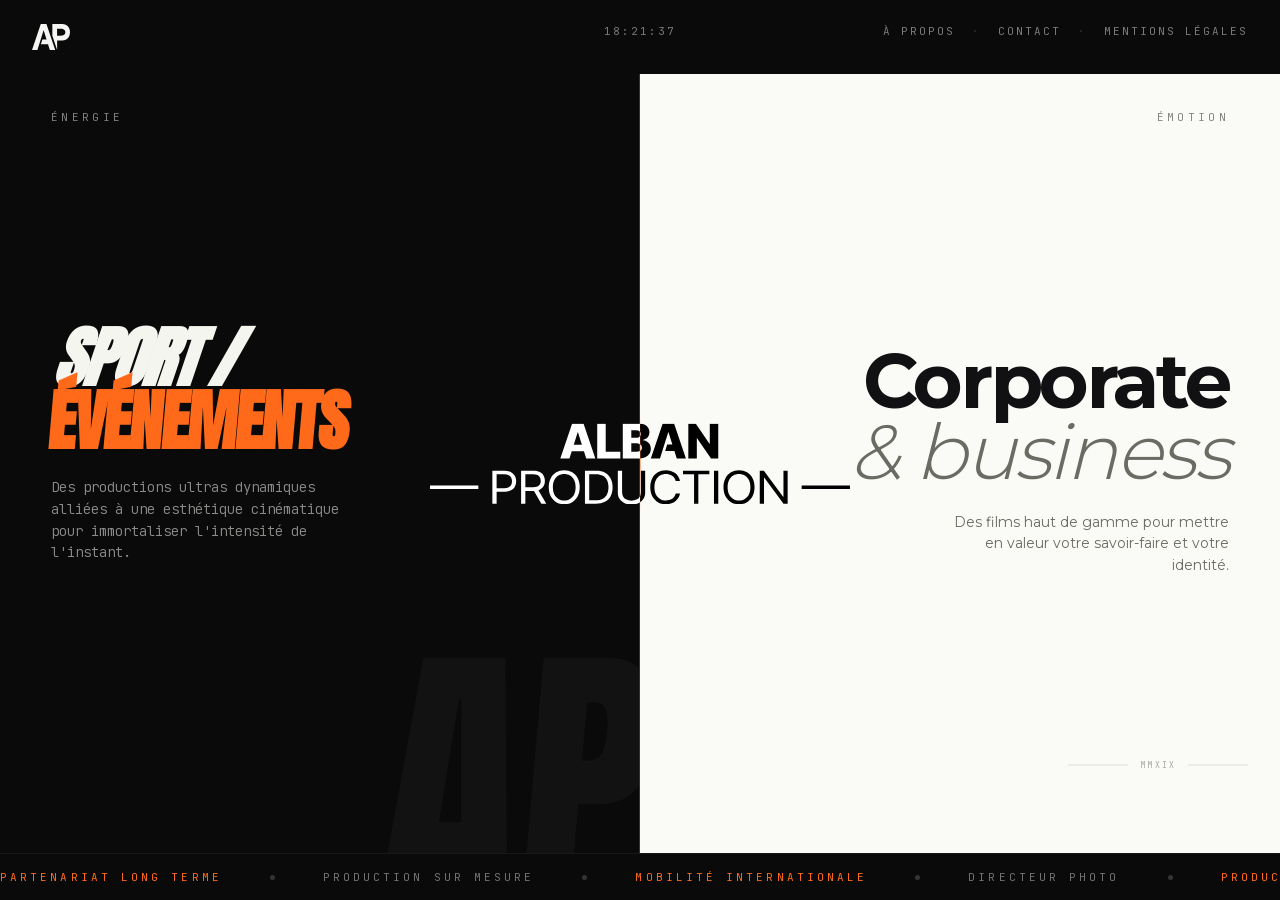
<file: index.html>
<!DOCTYPE html>
<html lang="fr">
<head>
<meta charset="UTF-8">
<meta name="viewport" content="width=device-width, initial-scale=1.0">
<title>Alban Production — Production audiovisuelle, Bourg-en-Bresse</title>
<meta name="description" content="Alban Production · Production audiovisuelle haut de gamme à Bourg-en-Bresse (Ain, Auvergne-Rhône-Alpes). Films d'entreprise, brand films, captations sportives et événementielles.">
<meta name="author" content="Alban Dubois">
<!-- Preuve de propriété pour la Search Console de Google (méthode « balise HTML »,
     13 août 2026). Ce n'est pas un secret : la balise est publique par nature.
     Ne pas la retirer — Google revérifie périodiquement, et la propriété serait
     perdue, avec l'historique de performances qui va avec. -->
<meta name="google-site-verification" content="782qQTSrLFsS3xoEdYmQMaeFbhl7r28yD8CcuYY8qZE">
<link rel="canonical" href="https://alban-production.fr/">

<meta property="og:type" content="website">
<meta property="og:site_name" content="Alban Production">
<meta property="og:title" content="Alban Production — Production audiovisuelle, Bourg-en-Bresse">
<meta property="og:description" content="Alban Production · Production audiovisuelle haut de gamme à Bourg-en-Bresse (Ain, Auvergne-Rhône-Alpes). Films d'entreprise, brand films, captations sportives et événementielles.">
<meta property="og:locale" content="fr_FR">
<meta property="og:url" content="https://alban-production.fr/">
<meta property="og:image" content="https://alban-production.fr/og-image.jpg">

<meta name="twitter:card" content="summary_large_image">
<meta name="twitter:title" content="Alban Production — Production audiovisuelle, Bourg-en-Bresse">
<meta name="twitter:description" content="Alban Production · Production audiovisuelle haut de gamme à Bourg-en-Bresse (Ain, Auvergne-Rhône-Alpes). Films d'entreprise, brand films, captations sportives et événementielles.">
<meta name="twitter:image" content="https://alban-production.fr/og-image.jpg">

<!-- Favicon. L'ancienne version ne déclarait qu'un SVG, au format 4748×3254 :
     Google n'accepte qu'une icône carrée, et son robot cherche d'abord
     /favicon.ico — absent, d'où le globe générique dans les résultats.
     Désormais : SVG carré pour les navigateurs récents, PNG en 48 et 192
     (Google exige un multiple de 48), et un vrai favicon.ico à la racine. -->
<link rel="icon" type="image/svg+xml" href="/favicon.svg">
<link rel="icon" type="image/png" sizes="192x192" href="/favicon-192.png">
<link rel="icon" type="image/png" sizes="48x48" href="/favicon-48.png">
<link rel="apple-touch-icon" sizes="180x180" href="/apple-touch-icon.png">
<meta name="theme-color" content="#0a0a0b">

<!-- ATTENTION : les noms des fichiers de polices sont inversés par rapport à leur
     contenu. Ceux nommés « -ext » portent le jeu latin de base, celui qui écrit
     le texte français ; ceux sans suffixe portent le latin étendu, qu'aucun
     caractère du site n'utilise. Précharger les seconds revenait à télécharger
     132 Ko en priorité haute pour rien, sans accélérer l'affichage du texte.
     Vérifier la plage unicode-range dans fonts.css avant de toucher à ces deux
     lignes, pas le nom du fichier. -->
<link rel="preload" href="/assets/fonts/montserrat-400-ext.woff2" as="font" type="font/woff2" crossorigin>
<link rel="preload" href="/assets/fonts/montserrat-600-ext.woff2" as="font" type="font/woff2" crossorigin>
<link rel="stylesheet" href="/assets/fonts.css?v=96394fb1">
<link rel="stylesheet" href="/assets/styles.css?v=dcc7e7b3">

<script type="application/ld+json">
{
  "@context": "https://schema.org",
  "@type": "ProfessionalService",
  "@id": "https://alban-production.fr/#alban-production",
  "name": "Alban Production",
  "description": "Production audiovisuelle haut de gamme à Bourg-en-Bresse : films d'entreprise, brand films, captations sportives et événementielles.",
  "url": "https://alban-production.fr/",
  "image": "https://alban-production.fr/og-image.jpg",
  "logo": "https://alban-production.fr/icone.svg",
  "email": "contact@alban-production.fr",
  "telephone": "+33769487926",
  "vatID": "FR01921617528",
  "taxID": "92161752800028",
  "founder": { "@type": "Person", "name": "Alban Dubois", "jobTitle": "Réalisateur et chef opérateur" },
  "address": {
    "@type": "PostalAddress",
    "addressLocality": "Jasseron",
    "postalCode": "01250",
    "addressRegion": "Auvergne-Rhône-Alpes",
    "addressCountry": "FR"
  },
  "areaServed": [
    { "@type": "AdministrativeArea", "name": "Auvergne-Rhône-Alpes" },
    { "@type": "Country", "name": "France" }
  ],
  "openingHoursSpecification": [{
    "@type": "OpeningHoursSpecification",
    "dayOfWeek": ["Monday", "Tuesday", "Wednesday", "Thursday", "Friday"],
    "opens": "09:00",
    "closes": "17:00"
  }],
  "sameAs": [
    "https://www.instagram.com/alban.production/",
    "https://www.linkedin.com/in/alban-production"
  ],
  "makesOffer": [
    { "@type": "Offer", "itemOffered": { "@type": "Service", "name": "Film d'entreprise" } },
    { "@type": "Offer", "itemOffered": { "@type": "Service", "name": "Brand film" } },
    { "@type": "Offer", "itemOffered": { "@type": "Service", "name": "Captation sportive" } },
    { "@type": "Offer", "itemOffered": { "@type": "Service", "name": "Aftermovie événementiel" } }
  ]
}
</script>
</head>
<body data-page="landing">
<a class="skip-link" href="#landing">Aller au contenu principal</a>

<div class="grain" id="grain"></div>

<nav class="topnav" id="topnav" style="display:none;">
  <div class="nav-left">
    <a class="brand" href="/" aria-label="Accueil">
      <img src="/icone.svg" alt="Alban Production" class="brand-logo" width="32" height="22">
    </a>
  </div>
  <div class="nav-middle" id="nav-middle"></div>
  <div class="nav-right" id="nav-right"></div>
</nav>

<main id="landing" class="view active">

  <!-- Titre de la page : affiché sous forme de logo, donc restitué ici en texte
       pour les lecteurs d'écran et les moteurs de recherche (aucun effet visuel) -->
  <h1 class="sr-only">Alban Production — production audiovisuelle à Bourg-en-Bresse</h1>

  <!-- Meta bar top -->
  <div class="meta-bar">
    <span class="left">
      <img src="/icone.svg" alt="Alban Production" class="meta-logo" width="38" height="26">
    </span>
    <span class="center"><span id="clock">00:00:00</span></span>
    <span class="right meta-links">
      <a href="/a-propos">À propos</a>
      <span class="sep">·</span>
      <a href="/contact">Contact</a>
      <span class="sep">·</span>
      <a href="/mentions-legales" class="meta-legal">Mentions légales</a>
    </span>
  </div>

  <!-- Split -->
  <div class="split-wrap">

    <!-- Sport -->
    <a class="split-side split-sport" href="/sport">
      <div class="side-index">
        <span>Énergie</span>
      </div>

      <div class="side-center">
        <h2 class="side-title">Sport /<br><em>Événements</em></h2>
        <p class="side-desc">Des productions ultras dynamiques alliées à une esthétique cinématique pour immortaliser l'intensité de l'instant.</p>
      </div>

      <div class="watermark-sport">AP</div>
    </a>

    <!-- Logo straddling — fichier logo.svg dans preview/ -->
    <div class="logo-straddle">
      <div class="logo-frame" id="logoFrame">
        <!-- FALLBACK texte si logo.svg absent -->
        <div class="logo-half left"><span class="txt">ALBAN PRODUCTION</span></div>
        <div class="logo-half right"><span class="txt">ALBAN PRODUCTION</span></div>
        <!-- Moitié gauche : logo tel quel (supposé clair/blanc, sur fond noir sport) -->
        <img src="/logo.svg" alt="" class="logo-svg logo-svg-left" width="5302" height="1025"
             onerror="this.style.display='none'"
             onload="document.getElementById('logoFrame').classList.add('has-img')">
        <!-- Moitié droite : même logo inversé pour fond blanc corpo -->
        <img src="/logo.svg" alt="Alban Production" class="logo-svg logo-svg-right" width="5302" height="1025"
             onerror="this.style.display='none'">
      </div>
    </div>

    <!-- Corporate -->
    <a class="split-side split-corp" href="/corporate">
      <div class="side-index" style="justify-self:end;text-align:right;">
        <span>Émotion</span>
      </div>

      <div class="side-center" style="margin-left:auto;align-items:flex-end;text-align:right;">
        <h2 class="side-title">Corporate<br><em>& business</em></h2>
        <p class="side-desc" style="margin-left:auto;">Des films haut de gamme pour mettre en valeur votre savoir-faire et votre identité.</p>
      </div>

      <div class="decor-corp" aria-hidden="true">
        <svg viewBox="0 0 180 40" fill="none">
          <line x1="0" y1="20" x2="60" y2="20" stroke="currentColor" stroke-width="0.75" opacity="0.25"/>
          <line x1="120" y1="20" x2="180" y2="20" stroke="currentColor" stroke-width="0.75" opacity="0.25"/>
          <text x="90" y="23" text-anchor="middle" font-family="JetBrains Mono" font-size="8" fill="currentColor" opacity="0.5" letter-spacing="2">MMXIX</text>
        </svg>
      </div>
    </a>

  </div>

  <!-- Bottom marquee -->
  <div class="landing-marquee marquee">
    <div class="marquee-track">
      <span class="accent">Partenariat long terme</span><span class="dot"></span>
      <span>Production sur mesure</span><span class="dot"></span>
      <span class="accent">Mobilité internationale</span><span class="dot"></span>
      <span>Directeur photo</span><span class="dot"></span>
      <span class="accent">Production audiovisuelle haut de gamme</span><span class="dot"></span>
      <span>Cameras ciné</span><span class="dot"></span>
      <span class="accent">Partenariat long terme</span><span class="dot"></span>
      <span>Production sur mesure</span><span class="dot"></span>
      <span class="accent">Mobilité internationale</span><span class="dot"></span>
      <span>Directeur photo</span><span class="dot"></span>
      <span class="accent">Production audiovisuelle haut de gamme</span><span class="dot"></span>
      <span>Cameras ciné</span><span class="dot"></span>
    </div>
  </div>
</main>

<script src="/assets/app.js?v=f77fb2f0" defer></script>
</body>
</html>
</file>
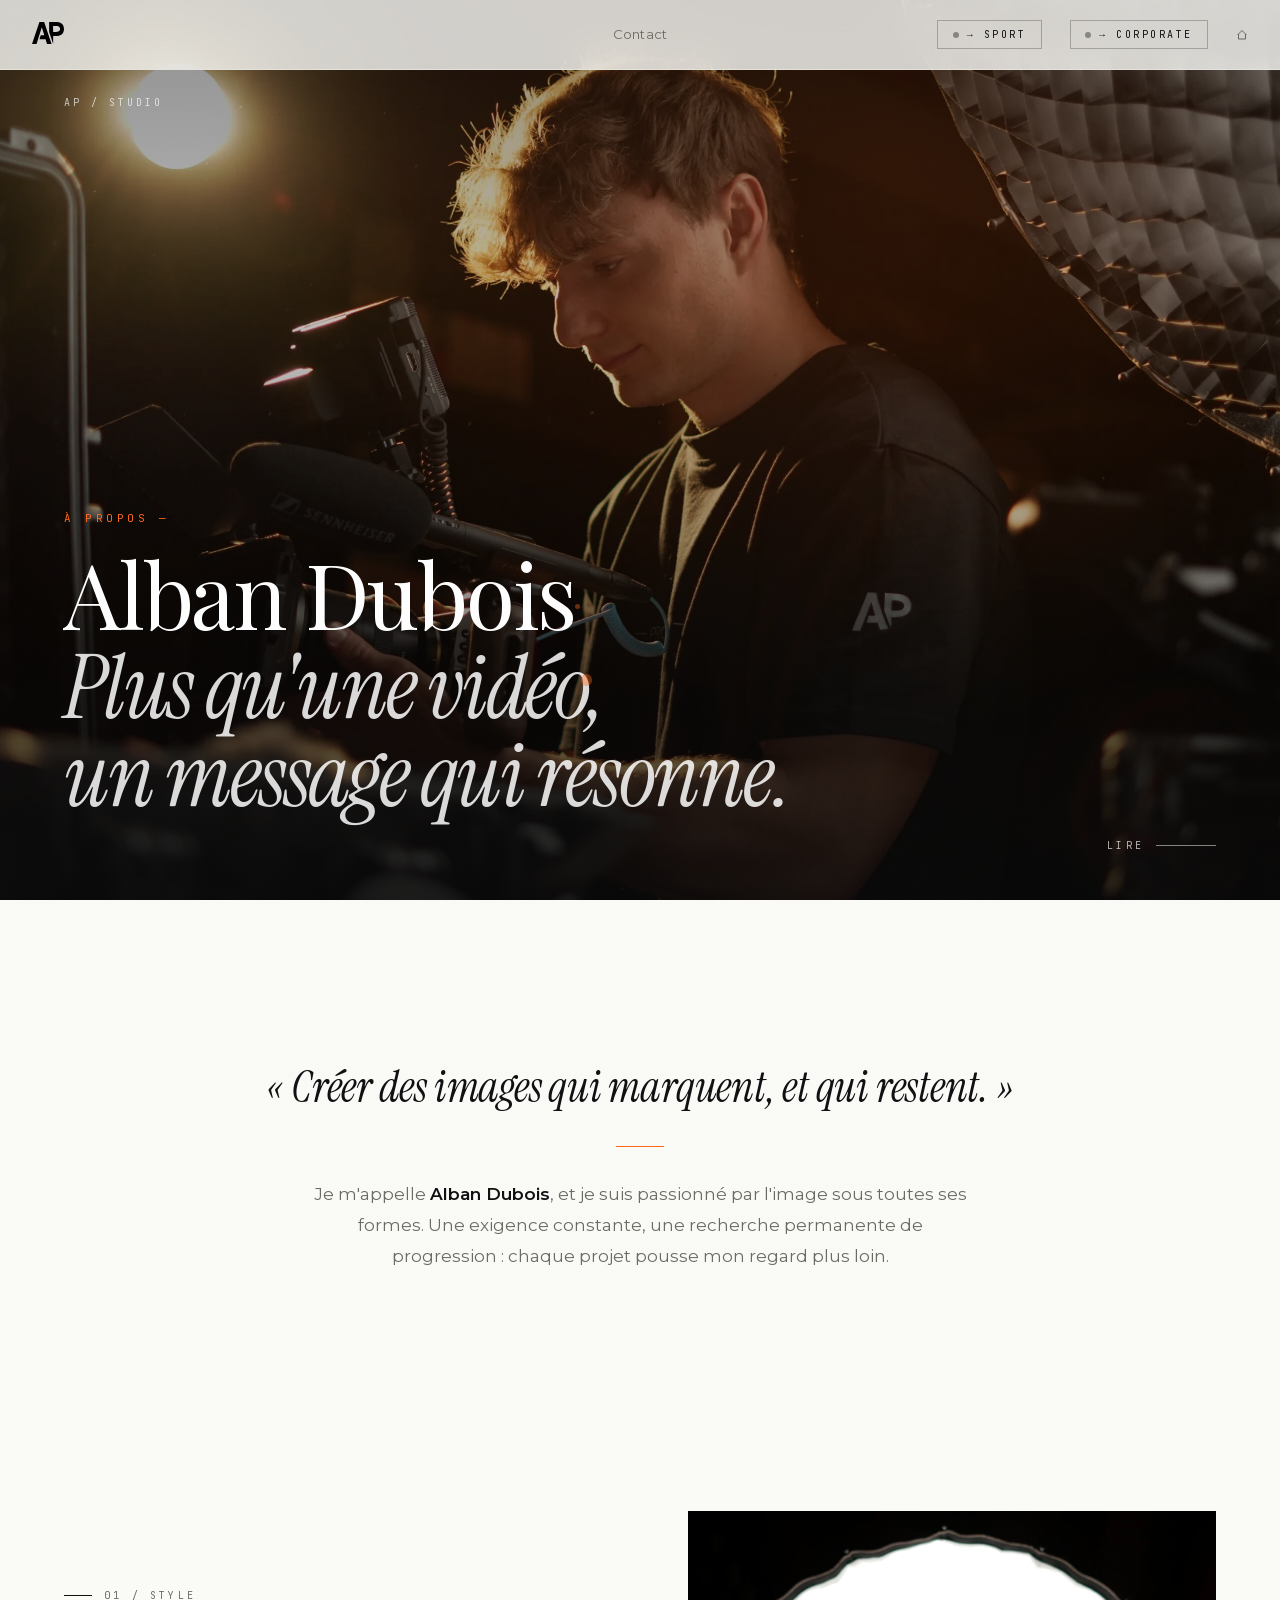
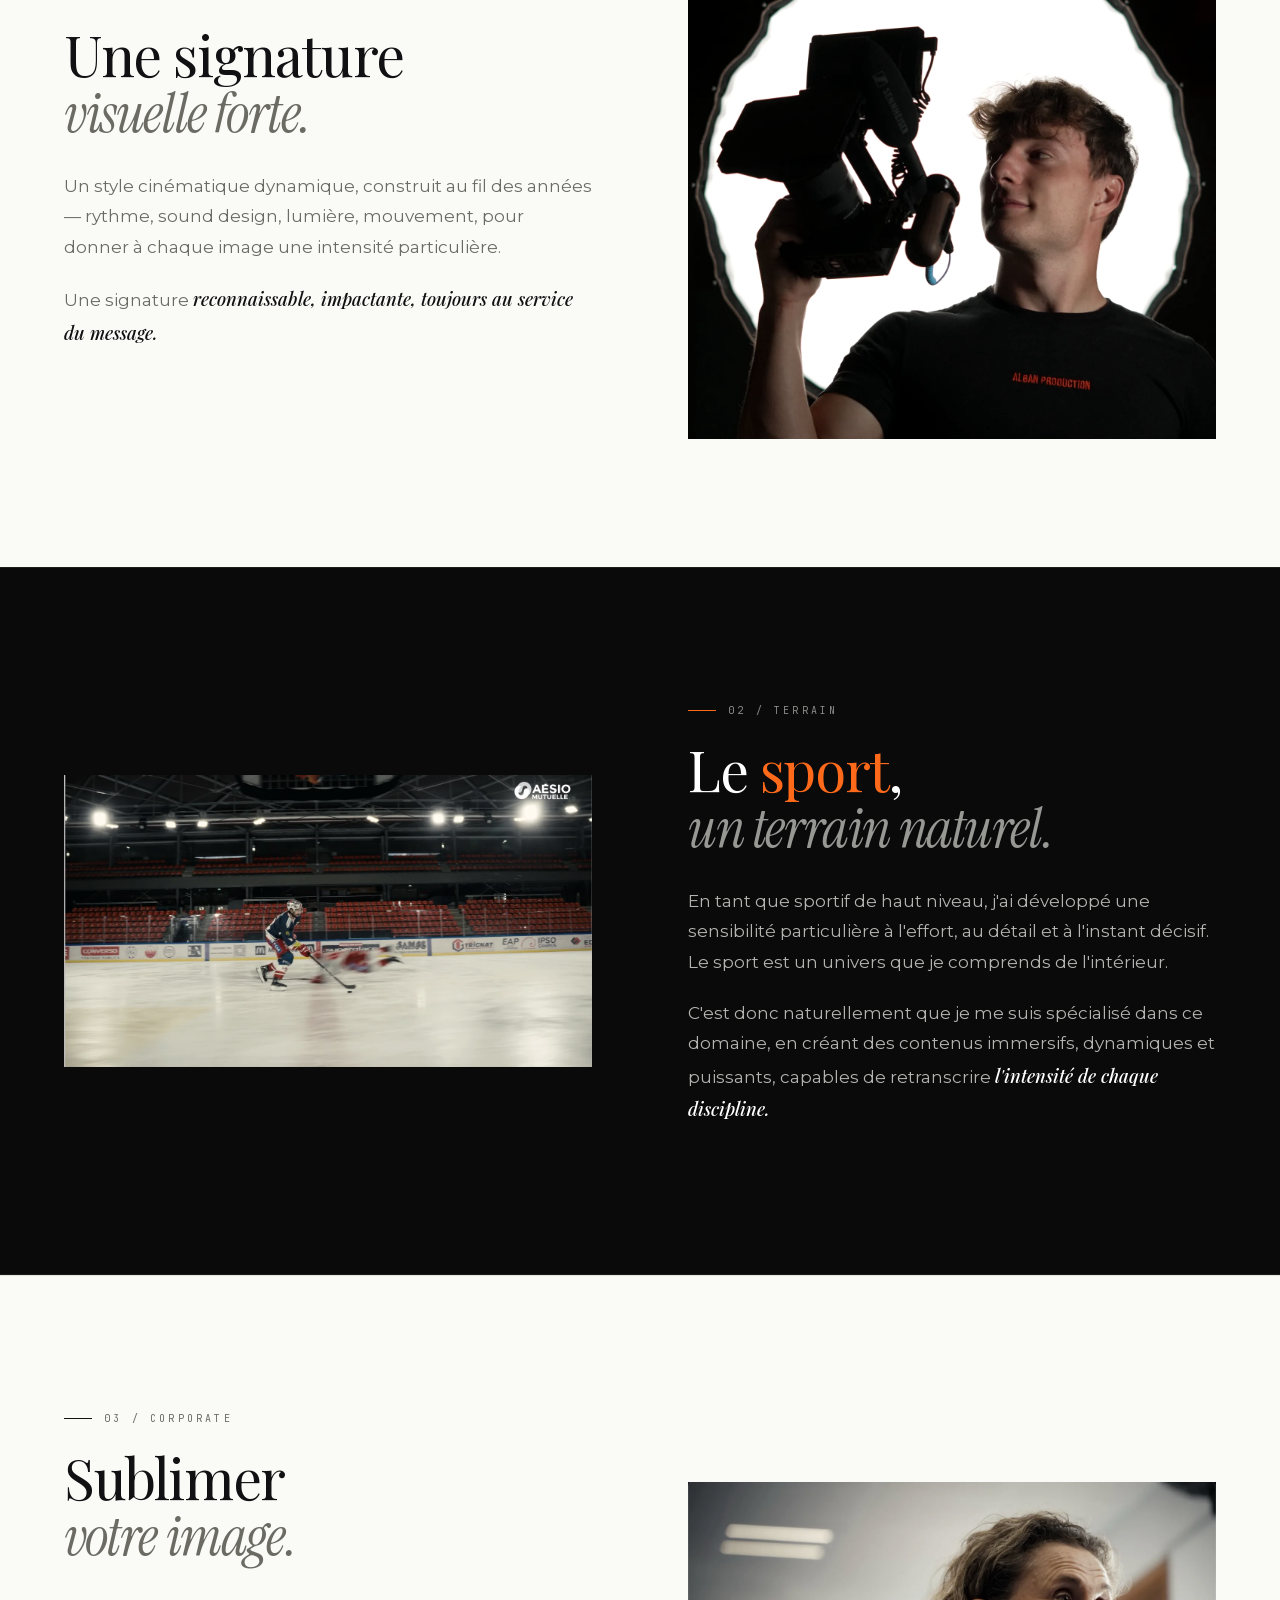
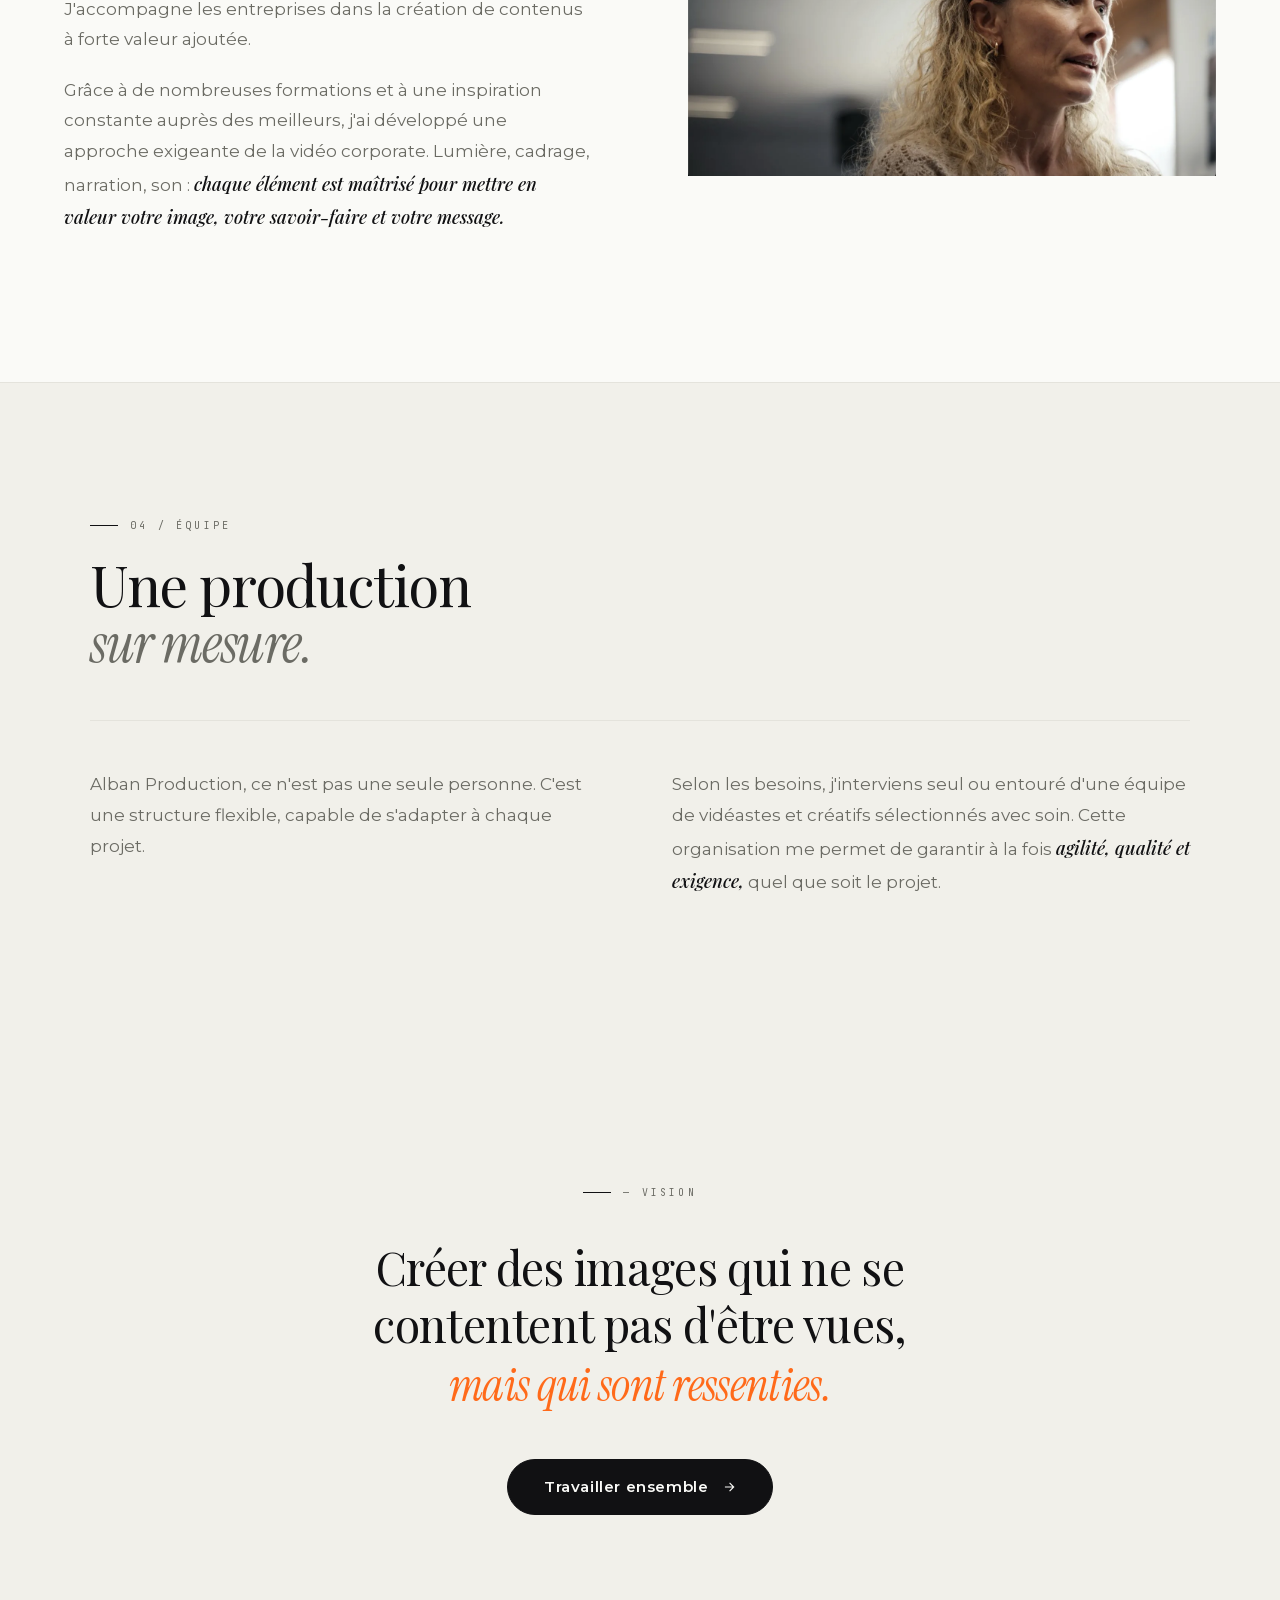
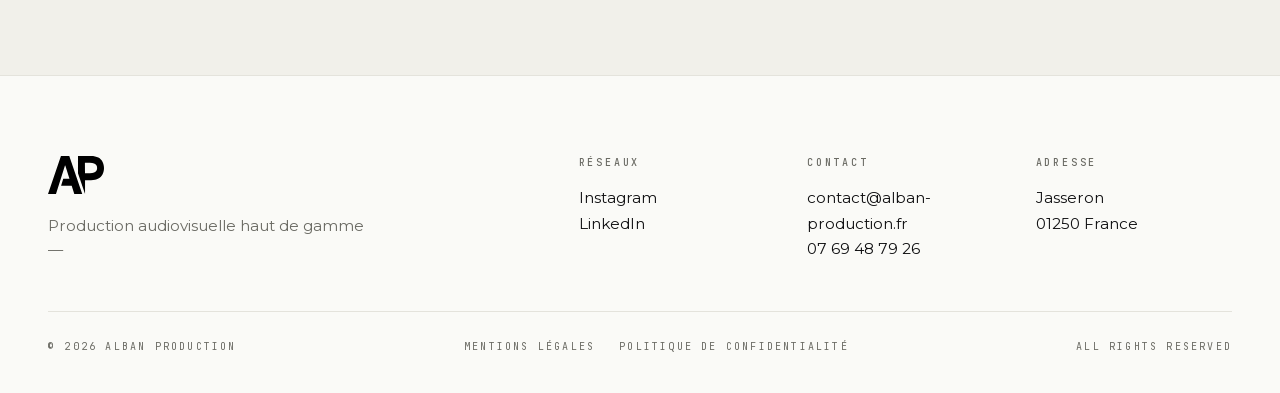
<file: a-propos.html>
<!DOCTYPE html>
<html lang="fr">
<head>
<meta charset="UTF-8">
<meta name="viewport" content="width=device-width, initial-scale=1.0">
<title>À propos — Alban Dubois, réalisateur &amp; chef opérateur | Alban Production</title>
<meta name="description" content="Alban Dubois, fondateur d'Alban Production. Sportif de haut niveau devenu réalisateur : une signature visuelle cinématique au service du sport et des entreprises, depuis Bourg-en-Bresse.">
<meta name="author" content="Alban Dubois">
<!-- Preuve de propriété pour la Search Console de Google (méthode « balise HTML »,
     13 août 2026). Ce n'est pas un secret : la balise est publique par nature.
     Ne pas la retirer — Google revérifie périodiquement, et la propriété serait
     perdue, avec l'historique de performances qui va avec. -->
<meta name="google-site-verification" content="782qQTSrLFsS3xoEdYmQMaeFbhl7r28yD8CcuYY8qZE">
<link rel="canonical" href="https://alban-production.fr/a-propos">

<meta property="og:type" content="website">
<meta property="og:site_name" content="Alban Production">
<meta property="og:title" content="À propos — Alban Dubois, réalisateur &amp; chef opérateur | Alban Production">
<meta property="og:description" content="Alban Dubois, fondateur d'Alban Production. Sportif de haut niveau devenu réalisateur : une signature visuelle cinématique au service du sport et des entreprises, depuis Bourg-en-Bresse.">
<meta property="og:locale" content="fr_FR">
<meta property="og:url" content="https://alban-production.fr/a-propos">
<meta property="og:image" content="https://alban-production.fr/og-image.jpg">

<meta name="twitter:card" content="summary_large_image">
<meta name="twitter:title" content="À propos — Alban Dubois, réalisateur &amp; chef opérateur | Alban Production">
<meta name="twitter:description" content="Alban Dubois, fondateur d'Alban Production. Sportif de haut niveau devenu réalisateur : une signature visuelle cinématique au service du sport et des entreprises, depuis Bourg-en-Bresse.">
<meta name="twitter:image" content="https://alban-production.fr/og-image.jpg">

<!-- Favicon. L'ancienne version ne déclarait qu'un SVG, au format 4748×3254 :
     Google n'accepte qu'une icône carrée, et son robot cherche d'abord
     /favicon.ico — absent, d'où le globe générique dans les résultats.
     Désormais : SVG carré pour les navigateurs récents, PNG en 48 et 192
     (Google exige un multiple de 48), et un vrai favicon.ico à la racine. -->
<link rel="icon" type="image/svg+xml" href="/favicon.svg">
<link rel="icon" type="image/png" sizes="192x192" href="/favicon-192.png">
<link rel="icon" type="image/png" sizes="48x48" href="/favicon-48.png">
<link rel="apple-touch-icon" sizes="180x180" href="/apple-touch-icon.png">
<meta name="theme-color" content="#0a0a0b">

<!-- ATTENTION : les noms des fichiers de polices sont inversés par rapport à leur
     contenu. Ceux nommés « -ext » portent le jeu latin de base, celui qui écrit
     le texte français ; ceux sans suffixe portent le latin étendu, qu'aucun
     caractère du site n'utilise. Précharger les seconds revenait à télécharger
     132 Ko en priorité haute pour rien, sans accélérer l'affichage du texte.
     Vérifier la plage unicode-range dans fonts.css avant de toucher à ces deux
     lignes, pas le nom du fichier. -->
<link rel="preload" href="/assets/fonts/montserrat-400-ext.woff2" as="font" type="font/woff2" crossorigin>
<link rel="preload" href="/assets/fonts/montserrat-600-ext.woff2" as="font" type="font/woff2" crossorigin>
<link rel="stylesheet" href="/assets/fonts.css?v=96394fb1">
<link rel="stylesheet" href="/assets/styles.css?v=dcc7e7b3">

<script type="application/ld+json">
{
  "@context": "https://schema.org",
  "@type": "ProfessionalService",
  "@id": "https://alban-production.fr/#alban-production",
  "name": "Alban Production",
  "description": "Production audiovisuelle haut de gamme à Bourg-en-Bresse : films d'entreprise, brand films, captations sportives et événementielles.",
  "url": "https://alban-production.fr/",
  "image": "https://alban-production.fr/og-image.jpg",
  "logo": "https://alban-production.fr/icone.svg",
  "email": "contact@alban-production.fr",
  "telephone": "+33769487926",
  "vatID": "FR01921617528",
  "taxID": "92161752800028",
  "founder": { "@type": "Person", "name": "Alban Dubois", "jobTitle": "Réalisateur et chef opérateur" },
  "address": {
    "@type": "PostalAddress",
    "addressLocality": "Jasseron",
    "postalCode": "01250",
    "addressRegion": "Auvergne-Rhône-Alpes",
    "addressCountry": "FR"
  },
  "areaServed": [
    { "@type": "AdministrativeArea", "name": "Auvergne-Rhône-Alpes" },
    { "@type": "Country", "name": "France" }
  ],
  "openingHoursSpecification": [{
    "@type": "OpeningHoursSpecification",
    "dayOfWeek": ["Monday", "Tuesday", "Wednesday", "Thursday", "Friday"],
    "opens": "09:00",
    "closes": "17:00"
  }],
  "sameAs": [
    "https://www.instagram.com/alban.production/",
    "https://www.linkedin.com/in/alban-production"
  ],
  "makesOffer": [
    { "@type": "Offer", "itemOffered": { "@type": "Service", "name": "Film d'entreprise" } },
    { "@type": "Offer", "itemOffered": { "@type": "Service", "name": "Brand film" } },
    { "@type": "Offer", "itemOffered": { "@type": "Service", "name": "Captation sportive" } },
    { "@type": "Offer", "itemOffered": { "@type": "Service", "name": "Aftermovie événementiel" } }
  ]
}
</script>
<script type="application/ld+json">
{
  "@context": "https://schema.org",
  "@type": "BreadcrumbList",
  "itemListElement": [
    { "@type": "ListItem", "position": 1, "name": "Accueil", "item": "https://alban-production.fr/" },
    { "@type": "ListItem", "position": 2, "name": "À propos", "item": "https://alban-production.fr/a-propos" }
  ]
}
</script>
</head>
<body data-page="about">
<a class="skip-link" href="#about">Aller au contenu principal</a>

<div class="grain" id="grain"></div>

<nav class="topnav" id="topnav" style="display:none;">
  <div class="nav-left">
    <a class="brand" href="/" aria-label="Accueil">
      <img src="/icone.svg" alt="Alban Production" class="brand-logo" width="32" height="22">
    </a>
  </div>
  <div class="nav-middle" id="nav-middle"></div>
  <div class="nav-right" id="nav-right"></div>
</nav>

<main id="about" class="view active">
  <!-- HERO — full-bleed -->
  <section class="about-hero">
    <div class="about-hero-bg">
      <picture><source srcset="/alban-portrait.webp" type="image/webp"><img src="/alban-portrait.jpg" alt="Alban Dubois en tournage" fetchpriority="high" decoding="async"
           onerror="this.src='https://picsum.photos/seed/ap-about-hero/2000/1200'" width="2400" height="1600"></picture>
    </div>
    <div class="about-hero-meta">
      <span>AP / Studio</span>
    </div>
    <div class="about-hero-title-wrap">
      <div class="about-hero-kicker">À propos —</div>
      <!-- Le titre principal de cette page est « Alban Dubois ». L'accroche
           reste affichée à l'identique, mais elle n'est plus le titre de niveau
           1 ici : elle l'est déjà sur la page Corporate, et deux pages qui se
           présentent aux moteurs avec le même titre se font concurrence.
           La balise est passée en display:inline pour que le rendu ne bouge pas
           d'un pixel — voir .about-hero-title h1 dans assets/styles.css. -->
      <div class="about-hero-title">
        <h1>Alban Dubois<span class="dot">.</span></h1><br>
        <em>Plus qu'une vidéo,<br>un message qui résonne.</em>
      </div>
    </div>
    <div class="about-hero-scroll" aria-hidden="true">
      <span>Lire</span>
      <span class="line"></span>
    </div>
  </section>

  <!-- INTRO — centered citation -->
  <section class="about-intro">
    <div class="about-intro-inner">
      <p class="about-pull">
        <em>« Créer des images qui marquent, et qui restent. »</em>
      </p>
      <div class="about-rule"></div>
      <p class="about-lede">
        Je m'appelle <strong>Alban Dubois</strong>, et je suis passionné par l'image sous toutes ses formes.
        Une exigence constante, une recherche permanente de progression&nbsp;: chaque projet pousse mon regard plus loin.
      </p>
    </div>
  </section>

  <!-- PANEL 01 — Signature : texte gauche / image droite -->
  <section class="about-panel">
    <div class="about-panel-inner panel-text-left">
      <div class="about-panel-text">
        <span class="about-num">01 / Style</span>
        <h2 class="about-panel-title">Une signature<br><em>visuelle forte.</em></h2>
        <p class="about-panel-body">
          Un style cinématique dynamique, construit au fil des années — rythme, sound design, lumière, mouvement, pour donner à chaque image une intensité particulière.
        </p>
        <p class="about-panel-body">
          Une signature <em>reconnaissable, impactante, toujours au service du message.</em>
        </p>
      </div>
      <figure class="about-panel-media">
        <picture><source srcset="/signature.webp" type="image/webp"><img src="/signature.jpg" alt="Travail de lumière cinématique" loading="lazy" width="1400" height="1400"></picture>
      </figure>
    </div>
  </section>

  <!-- PANEL 02 — Sport : image gauche / texte droite — fond contrasté -->
  <section class="about-panel about-panel-dark">
    <div class="about-panel-inner panel-text-right">
      <figure class="about-panel-media">
        <picture><source srcset="/univers-sport.webp" type="image/webp"><img src="/univers-sport.jpg" alt="Détail sportif graphique" loading="lazy" width="1400" height="775"></picture>
      </figure>
      <div class="about-panel-text">
        <span class="about-num accent">02 / Terrain</span>
        <h2 class="about-panel-title">Le <span class="accent">sport</span>,<br><em>un terrain naturel.</em></h2>
        <p class="about-panel-body">
          En tant que sportif de haut niveau, j'ai développé une sensibilité particulière à l'effort, au détail et à l'instant décisif. Le sport est un univers que je comprends de l'intérieur.
        </p>
        <p class="about-panel-body">
          C'est donc naturellement que je me suis spécialisé dans ce domaine, en créant des contenus immersifs, dynamiques et puissants, capables de retranscrire <em>l'intensité de chaque discipline.</em>
        </p>
      </div>
    </div>
  </section>

  <!-- PANEL 03 — Corporate : texte gauche / image droite -->
  <section class="about-panel">
    <div class="about-panel-inner panel-text-left">
      <div class="about-panel-text">
        <span class="about-num">03 / Corporate</span>
        <h2 class="about-panel-title">Sublimer<br><em>votre image.</em></h2>
        <p class="about-panel-body">
          J'accompagne les entreprises dans la création de contenus à forte valeur ajoutée.
        </p>
        <p class="about-panel-body">
          Grâce à de nombreuses formations et à une inspiration constante auprès des meilleurs, j'ai développé une approche exigeante de la vidéo corporate. Lumière, cadrage, narration, son&nbsp;: <em>chaque élément est maîtrisé pour mettre en valeur votre image, votre savoir-faire et votre message.</em>
        </p>
      </div>
      <figure class="about-panel-media">
        <picture><source srcset="/univers-corporate.webp" type="image/webp"><img src="/univers-corporate.jpg" alt="Setup de tournage corporate" loading="lazy" width="1400" height="779"></picture>
      </figure>
    </div>
  </section>

  <!-- PANEL 04 — Production : pleine largeur, sans image -->
  <section class="about-panel about-panel-team">
    <div class="about-panel-team-inner">
      <span class="about-num">04 / Équipe</span>
      <h2 class="about-panel-title">Une production<br><em>sur mesure.</em></h2>
      <div class="about-team-grid">
        <p class="about-panel-body">
          Alban Production, ce n'est pas une seule personne. C'est une structure flexible, capable de s'adapter à chaque projet.
        </p>
        <p class="about-panel-body">
          Selon les besoins, j'interviens seul ou entouré d'une équipe de vidéastes et créatifs sélectionnés avec soin. Cette organisation me permet de garantir à la fois <em>agilité, qualité et exigence,</em> quel que soit le projet.
        </p>
      </div>
    </div>
  </section>

  <!-- VISION — closing -->
  <section class="about-vision">
    <div class="about-vision-inner">
      <span class="about-num">— Vision</span>
      <p class="about-vision-quote">
        Créer des images qui ne se contentent pas d'être vues,<br>
        <em>mais qui sont ressenties.</em>
      </p>
      <a href="/contact" class="about-vision-cta">
        Travailler ensemble
        <svg width="14" height="14" viewBox="0 0 24 24" fill="none" stroke="currentColor" stroke-width="2"><path d="M5 12h14M13 5l7 7-7 7"/></svg>
      </a>
    </div>
  </section>

    <footer class="site-footer">
    <div class="site-footer-inner">
      <div class="site-footer-top">
        <div class="site-footer-brand">
          <img src="/icone.svg" alt="Alban Production" width="56" height="38">
          <p class="tagline">Production audiovisuelle haut de gamme —</p>
        </div>
        <div class="site-footer-cols">
          <div class="site-footer-col">
            <h4>Réseaux</h4>
            <a href="https://www.instagram.com/alban.production/" target="_blank" rel="noopener">Instagram</a>
            <a href="https://www.linkedin.com/in/alban-production" target="_blank" rel="noopener">LinkedIn</a>
          </div>
          <div class="site-footer-col">
            <h4>Contact</h4>
            <a href="mailto:contact@alban-production.fr">contact@alban-production.fr</a>
            <a href="tel:+33769487926">07 69 48 79 26</a>
          </div>
          <div class="site-footer-col">
            <h4>Adresse</h4>
            <span class="line">Jasseron</span>
            <span class="line">01250 France</span>
          </div>
        </div>
      </div>
      <div class="site-footer-bottom">
        <span>© 2026 Alban Production</span>
        <nav class="site-footer-legal" aria-label="Informations légales">
          <a href="/mentions-legales">Mentions légales</a>
          <a href="/politique-de-confidentialite">Politique de confidentialité</a>
        </nav>
        <span>All rights reserved</span>
      </div>
    </div>
  </footer>
</main>

<div class="sp-modal" id="sp-modal" aria-hidden="true" role="dialog" aria-modal="true" aria-labelledby="sp-modal-title">
  <div class="sp-modal-backdrop" data-sp-close></div>
  <div class="sp-modal-panel">
    <button class="sp-modal-close" type="button" aria-label="Fermer" data-sp-close>×</button>
    <div class="sp-modal-video" id="sp-modal-video"></div>
    <aside class="sp-modal-info">
      <div class="sp-modal-eyebrow"><span class="accent" id="sp-modal-num">N° 01</span></div>
      <h3 class="sp-modal-title" id="sp-modal-title">—</h3>
      <p class="sp-modal-sub" id="sp-modal-sub">—</p>
      <dl class="sp-modal-list">
        <div><dt>Client</dt><dd id="sp-modal-client">—</dd></div>
        <div><dt>Format</dt><dd id="sp-modal-format">—</dd></div>
        <div><dt>Pourquoi</dt><dd id="sp-modal-brief">—</dd></div>
        <div><dt>Défis</dt><dd id="sp-modal-challenges">—</dd></div>
      </dl>
    </aside>
  </div>
</div>

<script src="/assets/app.js?v=f77fb2f0" defer></script>
</body>
</html>
</file>
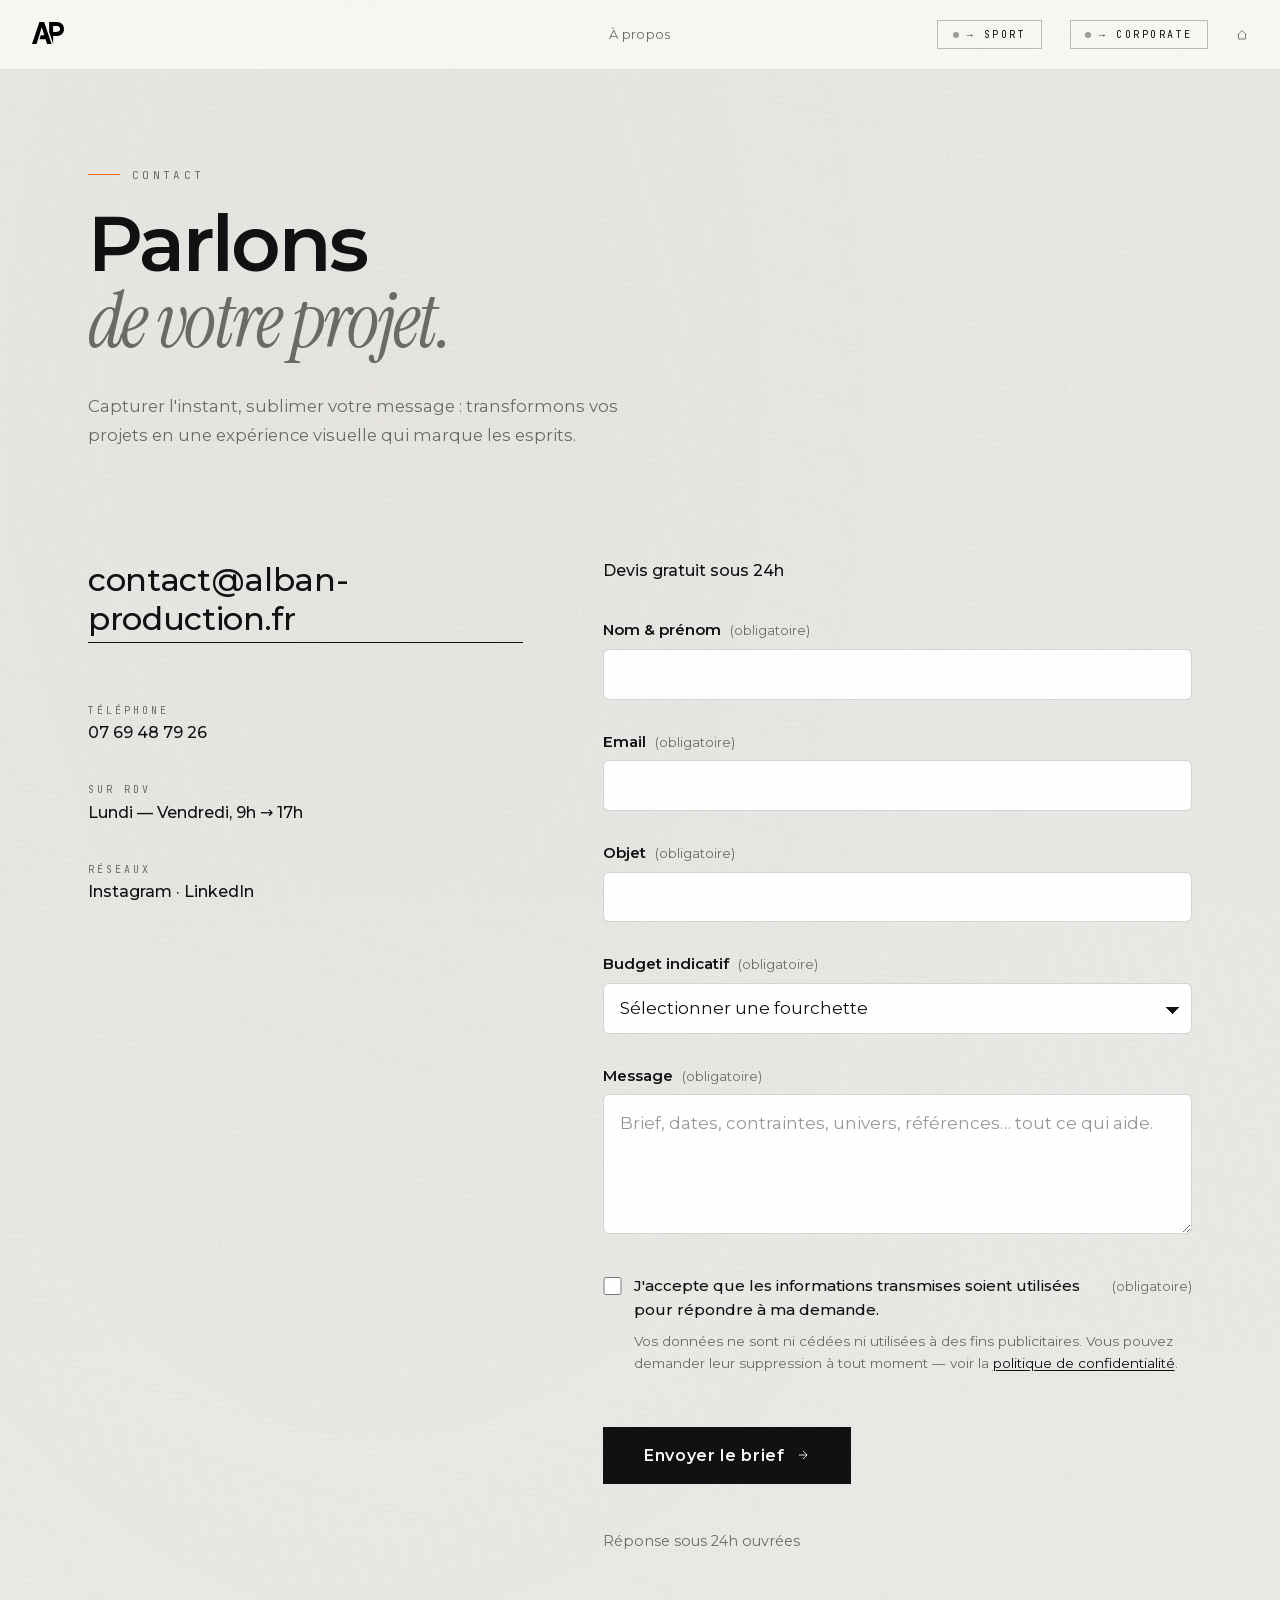
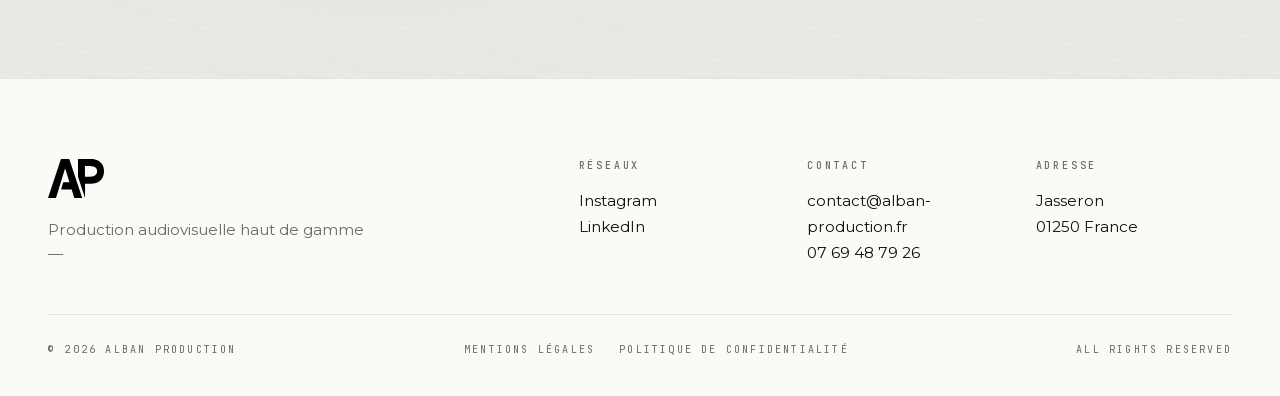
<file: contact.html>
<!DOCTYPE html>
<html lang="fr">
<head>
<meta charset="UTF-8">
<meta name="viewport" content="width=device-width, initial-scale=1.0">
<title>Contact &amp; devis gratuit — Alban Production, Bourg-en-Bresse</title>
<meta name="description" content="Parlons de votre projet vidéo. Devis gratuit sous 24 h ouvrées pour vos films d'entreprise, brand films et captations sportives à Bourg-en-Bresse et en Auvergne-Rhône-Alpes.">
<meta name="author" content="Alban Dubois">
<!-- Preuve de propriété pour la Search Console de Google (méthode « balise HTML »,
     13 août 2026). Ce n'est pas un secret : la balise est publique par nature.
     Ne pas la retirer — Google revérifie périodiquement, et la propriété serait
     perdue, avec l'historique de performances qui va avec. -->
<meta name="google-site-verification" content="782qQTSrLFsS3xoEdYmQMaeFbhl7r28yD8CcuYY8qZE">
<link rel="canonical" href="https://alban-production.fr/contact">

<meta property="og:type" content="website">
<meta property="og:site_name" content="Alban Production">
<meta property="og:title" content="Contact &amp; devis gratuit — Alban Production, Bourg-en-Bresse">
<meta property="og:description" content="Parlons de votre projet vidéo. Devis gratuit sous 24 h ouvrées pour vos films d'entreprise, brand films et captations sportives à Bourg-en-Bresse et en Auvergne-Rhône-Alpes.">
<meta property="og:locale" content="fr_FR">
<meta property="og:url" content="https://alban-production.fr/contact">
<meta property="og:image" content="https://alban-production.fr/og-image.jpg">

<meta name="twitter:card" content="summary_large_image">
<meta name="twitter:title" content="Contact &amp; devis gratuit — Alban Production, Bourg-en-Bresse">
<meta name="twitter:description" content="Parlons de votre projet vidéo. Devis gratuit sous 24 h ouvrées pour vos films d'entreprise, brand films et captations sportives à Bourg-en-Bresse et en Auvergne-Rhône-Alpes.">
<meta name="twitter:image" content="https://alban-production.fr/og-image.jpg">

<!-- Favicon. L'ancienne version ne déclarait qu'un SVG, au format 4748×3254 :
     Google n'accepte qu'une icône carrée, et son robot cherche d'abord
     /favicon.ico — absent, d'où le globe générique dans les résultats.
     Désormais : SVG carré pour les navigateurs récents, PNG en 48 et 192
     (Google exige un multiple de 48), et un vrai favicon.ico à la racine. -->
<link rel="icon" type="image/svg+xml" href="/favicon.svg">
<link rel="icon" type="image/png" sizes="192x192" href="/favicon-192.png">
<link rel="icon" type="image/png" sizes="48x48" href="/favicon-48.png">
<link rel="apple-touch-icon" sizes="180x180" href="/apple-touch-icon.png">
<meta name="theme-color" content="#0a0a0b">

<!-- ATTENTION : les noms des fichiers de polices sont inversés par rapport à leur
     contenu. Ceux nommés « -ext » portent le jeu latin de base, celui qui écrit
     le texte français ; ceux sans suffixe portent le latin étendu, qu'aucun
     caractère du site n'utilise. Précharger les seconds revenait à télécharger
     132 Ko en priorité haute pour rien, sans accélérer l'affichage du texte.
     Vérifier la plage unicode-range dans fonts.css avant de toucher à ces deux
     lignes, pas le nom du fichier. -->
<link rel="preload" href="/assets/fonts/montserrat-400-ext.woff2" as="font" type="font/woff2" crossorigin>
<link rel="preload" href="/assets/fonts/montserrat-600-ext.woff2" as="font" type="font/woff2" crossorigin>
<link rel="stylesheet" href="/assets/fonts.css?v=96394fb1">
<link rel="stylesheet" href="/assets/styles.css?v=dcc7e7b3">

<script type="application/ld+json">
{
  "@context": "https://schema.org",
  "@type": "ProfessionalService",
  "@id": "https://alban-production.fr/#alban-production",
  "name": "Alban Production",
  "description": "Production audiovisuelle haut de gamme à Bourg-en-Bresse : films d'entreprise, brand films, captations sportives et événementielles.",
  "url": "https://alban-production.fr/",
  "image": "https://alban-production.fr/og-image.jpg",
  "logo": "https://alban-production.fr/icone.svg",
  "email": "contact@alban-production.fr",
  "telephone": "+33769487926",
  "vatID": "FR01921617528",
  "taxID": "92161752800028",
  "founder": { "@type": "Person", "name": "Alban Dubois", "jobTitle": "Réalisateur et chef opérateur" },
  "address": {
    "@type": "PostalAddress",
    "addressLocality": "Jasseron",
    "postalCode": "01250",
    "addressRegion": "Auvergne-Rhône-Alpes",
    "addressCountry": "FR"
  },
  "areaServed": [
    { "@type": "AdministrativeArea", "name": "Auvergne-Rhône-Alpes" },
    { "@type": "Country", "name": "France" }
  ],
  "openingHoursSpecification": [{
    "@type": "OpeningHoursSpecification",
    "dayOfWeek": ["Monday", "Tuesday", "Wednesday", "Thursday", "Friday"],
    "opens": "09:00",
    "closes": "17:00"
  }],
  "sameAs": [
    "https://www.instagram.com/alban.production/",
    "https://www.linkedin.com/in/alban-production"
  ],
  "makesOffer": [
    { "@type": "Offer", "itemOffered": { "@type": "Service", "name": "Film d'entreprise" } },
    { "@type": "Offer", "itemOffered": { "@type": "Service", "name": "Brand film" } },
    { "@type": "Offer", "itemOffered": { "@type": "Service", "name": "Captation sportive" } },
    { "@type": "Offer", "itemOffered": { "@type": "Service", "name": "Aftermovie événementiel" } }
  ]
}
</script>
<script type="application/ld+json">
{
  "@context": "https://schema.org",
  "@type": "BreadcrumbList",
  "itemListElement": [
    { "@type": "ListItem", "position": 1, "name": "Accueil", "item": "https://alban-production.fr/" },
    { "@type": "ListItem", "position": 2, "name": "Contact", "item": "https://alban-production.fr/contact" }
  ]
}
</script>
</head>
<body data-page="contact">
<a class="skip-link" href="#contact-view">Aller au contenu principal</a>

<div class="grain" id="grain"></div>

<nav class="topnav" id="topnav" style="display:none;">
  <div class="nav-left">
    <a class="brand" href="/" aria-label="Accueil">
      <img src="/icone.svg" alt="Alban Production" class="brand-logo" width="32" height="22">
    </a>
  </div>
  <div class="nav-middle" id="nav-middle"></div>
  <div class="nav-right" id="nav-right"></div>
</nav>

<main id="contact-view" class="view active tex-paper">
  <div class="contact-wrap">
    <header class="contact-header">
      <div class="kicker">Contact</div>
      <h1 class="contact-title">Parlons<br><em>de votre projet.</em></h1>
      <p class="contact-lede">
        Capturer l'instant, sublimer votre message : transformons vos projets en une expérience visuelle qui marque les esprits.
      </p>
    </header>

    <div class="contact-grid">
      <!-- Colonne GAUCHE · infos -->
      <div class="pane-info">
        <a href="mailto:contact@alban-production.fr" class="email-big" id="contact-email" style="scroll-margin-top:6rem;">contact@alban-production.fr</a>

        <div id="contact-infos" style="margin-top:2.5rem;scroll-margin-top:6rem;">
          <div class="contact-block">
            <span class="lbl">Téléphone</span>
            <a class="val" href="tel:+33769487926">07 69 48 79 26</a>
          </div>
          <div class="contact-block">
            <span class="lbl">Sur RDV</span>
            <span class="val">Lundi — Vendredi, 9h → 17h</span>
          </div>
          <div class="contact-block">
            <span class="lbl">Réseaux</span>
            <span class="val">
              <a href="https://www.instagram.com/alban.production/" target="_blank" rel="noopener">Instagram</a> · <a href="https://www.linkedin.com/in/alban-production" target="_blank" rel="noopener">LinkedIn</a>
            </span>
          </div>
        </div>
      </div>

      <!-- Colonne DROITE · formulaire -->
      <div class="pane-form">
        <div class="form-intro">Devis gratuit sous 24h</div>

        <form class="form" id="contact-form" style="scroll-margin-top:6rem;"
              action="https://formspree.io/f/mgodryzd"
              method="POST"
              onsubmit="handleContactSubmit(event)">
          <div class="field">
            <label for="c-name">Nom &amp; prénom <span class="req">(obligatoire)</span></label>
            <input id="c-name" name="name" type="text" autocomplete="name" required>
          </div>
          <div class="field">
            <label for="c-email">Email <span class="req">(obligatoire)</span></label>
            <input id="c-email" name="email" type="email" autocomplete="email" required>
          </div>
          <div class="field">
            <label for="c-subject">Objet <span class="req">(obligatoire)</span></label>
            <input id="c-subject" name="subject" type="text" required>
          </div>
          <div class="field">
            <label for="c-budget">Budget indicatif <span class="req">(obligatoire)</span></label>
            <select id="c-budget" name="budget" required>
              <option value="">Sélectionner une fourchette</option>
              <option value="1-5k">1k — 5k €</option>
              <option value="5-10k">5k — 10k €</option>
              <option value="10-20k">10k — 20k €</option>
              <option value="20k+">20k+ €</option>
              <option value="unknown">Je ne sais pas encore</option>
            </select>
          </div>
          <div class="field">
            <label for="c-msg">Message <span class="req">(obligatoire)</span></label>
            <textarea id="c-msg" name="message" placeholder="Brief, dates, contraintes, univers, références… tout ce qui aide." required></textarea>
          </div>

          <!-- Champ piège anti-spam : invisible et hors du parcours clavier.
               Un humain ne le remplit jamais ; un robot de formulaire, si.
               Formspree écarte d'office toute soumission où « _gotcha » est rempli. -->
          <div class="form-hp" aria-hidden="true">
            <label for="c-website">Ne pas remplir ce champ</label>
            <input id="c-website" name="_gotcha" type="text" tabindex="-1" autocomplete="off">
          </div>

          <!-- Consentement RGPD — obligatoire, jamais pré-coché -->
          <div class="field field-consent">
            <input type="checkbox" id="c-consent" name="consentement" value="oui" required
                   aria-describedby="c-consent-help">
            <label for="c-consent">
              J'accepte que les informations transmises soient utilisées pour répondre à ma demande.
              <span class="req">(obligatoire)</span>
            </label>
            <p class="consent-help" id="c-consent-help">
              Vos données ne sont ni cédées ni utilisées à des fins publicitaires. Vous pouvez
              demander leur suppression à tout moment — voir la
              <a href="/politique-de-confidentialite">politique de confidentialité</a>.
            </p>
          </div>

          <button class="form-cta" type="submit">
            Envoyer le brief
            <svg width="14" height="14" viewBox="0 0 24 24" fill="none" stroke="currentColor" stroke-width="1.5"><path d="M5 12h14M12 5l7 7-7 7"/></svg>
          </button>
          <!-- Zone d'état du formulaire : role="status" fait annoncer chaque
               changement de texte par les lecteurs d'écran, sans voler le focus.
               Les champs en erreur la référencent via aria-describedby. -->
          <span class="form-note" id="form-status" role="status">Réponse sous 24h ouvrées</span>
        </form>
      </div>
    </div>
  </div>
    <footer class="site-footer">
    <div class="site-footer-inner">
      <div class="site-footer-top">
        <div class="site-footer-brand">
          <img src="/icone.svg" alt="Alban Production" width="56" height="38">
          <p class="tagline">Production audiovisuelle haut de gamme —</p>
        </div>
        <div class="site-footer-cols">
          <div class="site-footer-col">
            <h4>Réseaux</h4>
            <a href="https://www.instagram.com/alban.production/" target="_blank" rel="noopener">Instagram</a>
            <a href="https://www.linkedin.com/in/alban-production" target="_blank" rel="noopener">LinkedIn</a>
          </div>
          <div class="site-footer-col">
            <h4>Contact</h4>
            <a href="mailto:contact@alban-production.fr">contact@alban-production.fr</a>
            <a href="tel:+33769487926">07 69 48 79 26</a>
          </div>
          <div class="site-footer-col">
            <h4>Adresse</h4>
            <span class="line">Jasseron</span>
            <span class="line">01250 France</span>
          </div>
        </div>
      </div>
      <div class="site-footer-bottom">
        <span>© 2026 Alban Production</span>
        <nav class="site-footer-legal" aria-label="Informations légales">
          <a href="/mentions-legales">Mentions légales</a>
          <a href="/politique-de-confidentialite">Politique de confidentialité</a>
        </nav>
        <span>All rights reserved</span>
      </div>
    </div>
  </footer>
</main>

<div class="sp-modal" id="sp-modal" aria-hidden="true" role="dialog" aria-modal="true" aria-labelledby="sp-modal-title">
  <div class="sp-modal-backdrop" data-sp-close></div>
  <div class="sp-modal-panel">
    <button class="sp-modal-close" type="button" aria-label="Fermer" data-sp-close>×</button>
    <div class="sp-modal-video" id="sp-modal-video"></div>
    <aside class="sp-modal-info">
      <div class="sp-modal-eyebrow"><span class="accent" id="sp-modal-num">N° 01</span></div>
      <h3 class="sp-modal-title" id="sp-modal-title">—</h3>
      <p class="sp-modal-sub" id="sp-modal-sub">—</p>
      <dl class="sp-modal-list">
        <div><dt>Client</dt><dd id="sp-modal-client">—</dd></div>
        <div><dt>Format</dt><dd id="sp-modal-format">—</dd></div>
        <div><dt>Pourquoi</dt><dd id="sp-modal-brief">—</dd></div>
        <div><dt>Défis</dt><dd id="sp-modal-challenges">—</dd></div>
      </dl>
    </aside>
  </div>
</div>

<script src="/assets/app.js?v=f77fb2f0" defer></script>
</body>
</html>
</file>
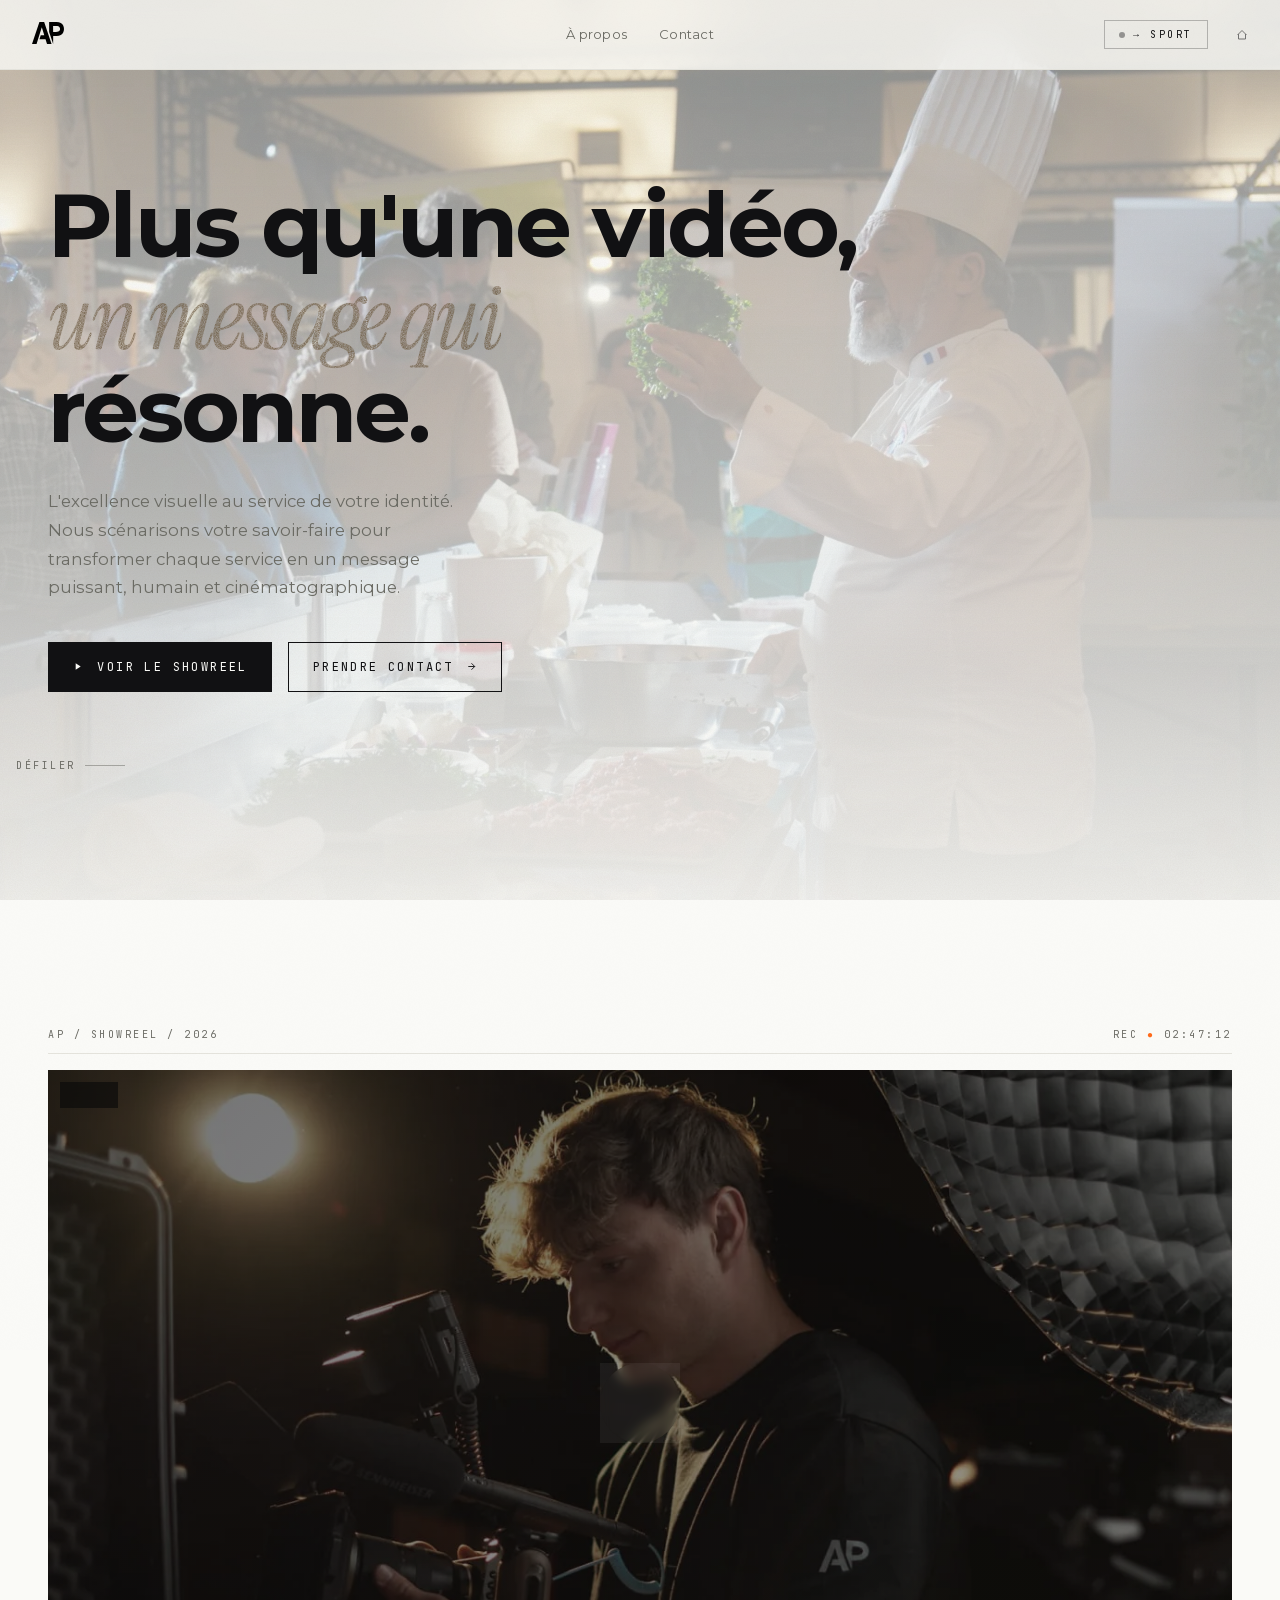
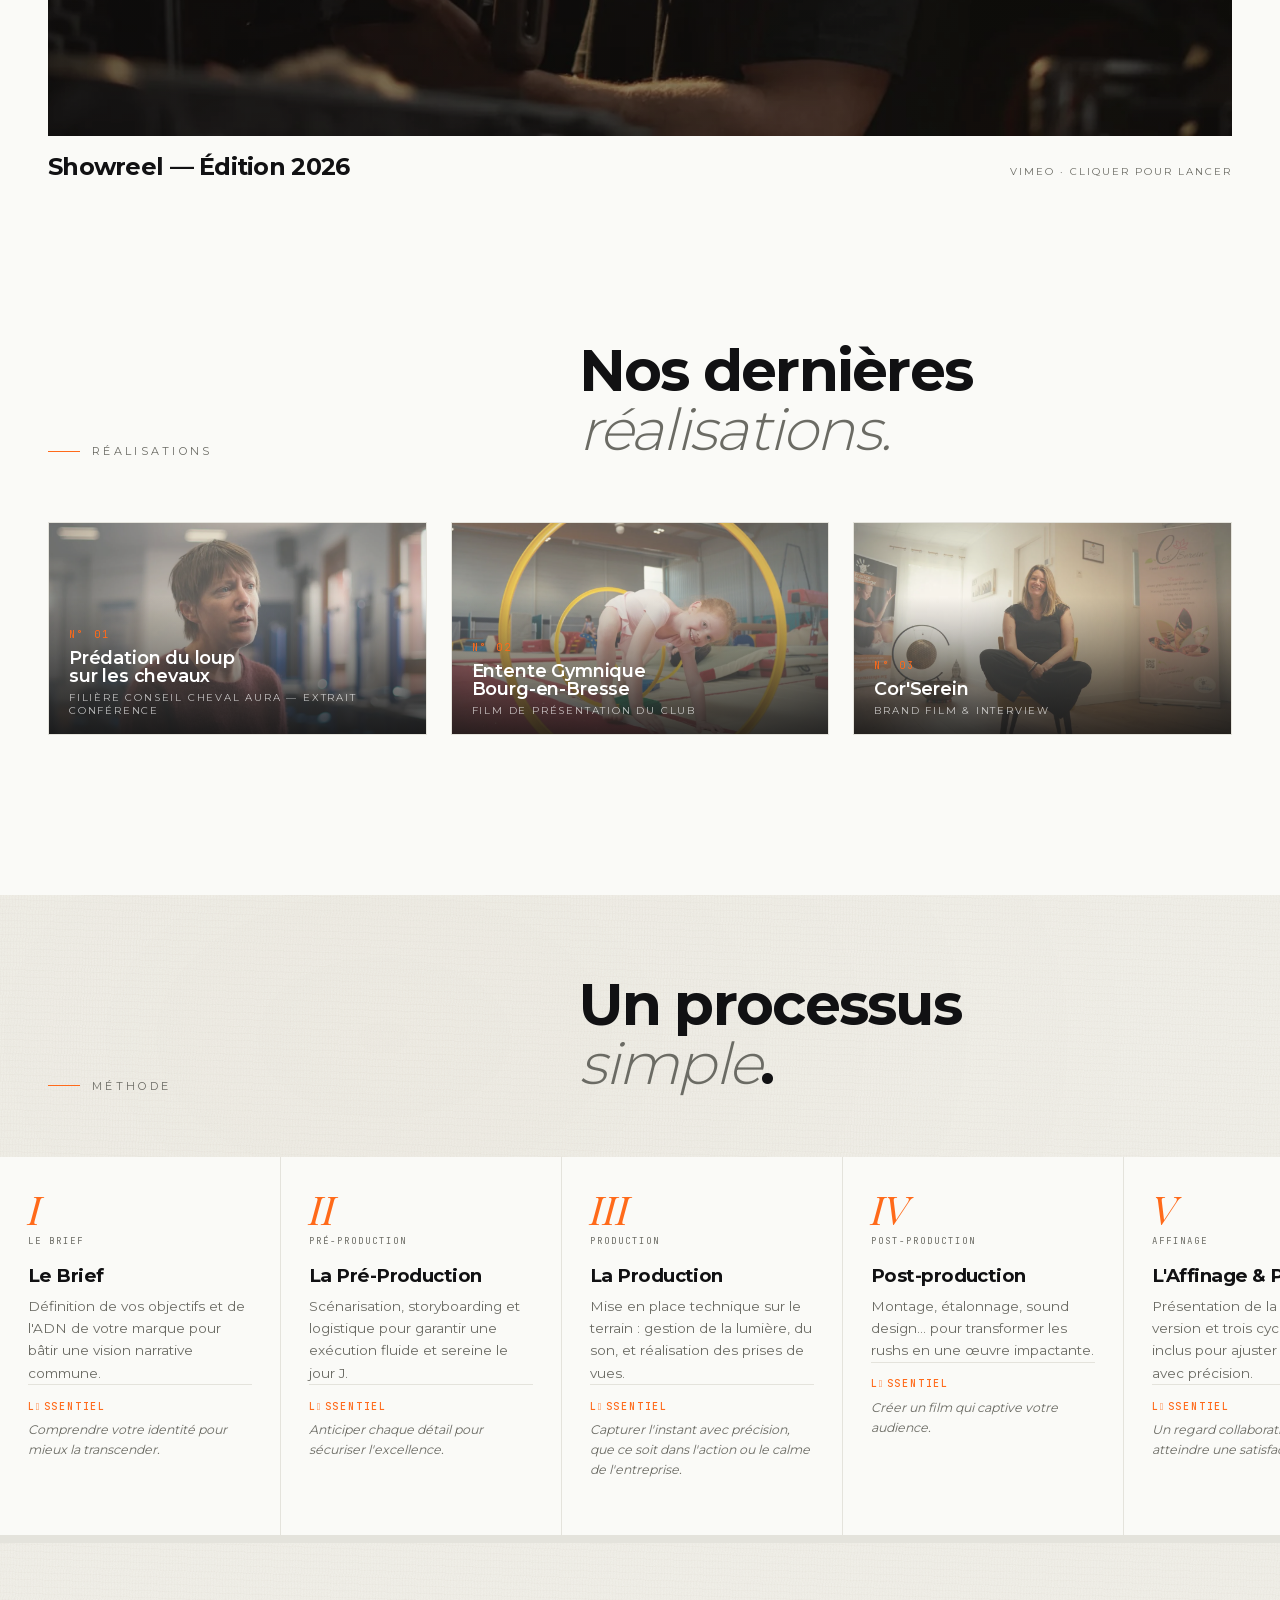
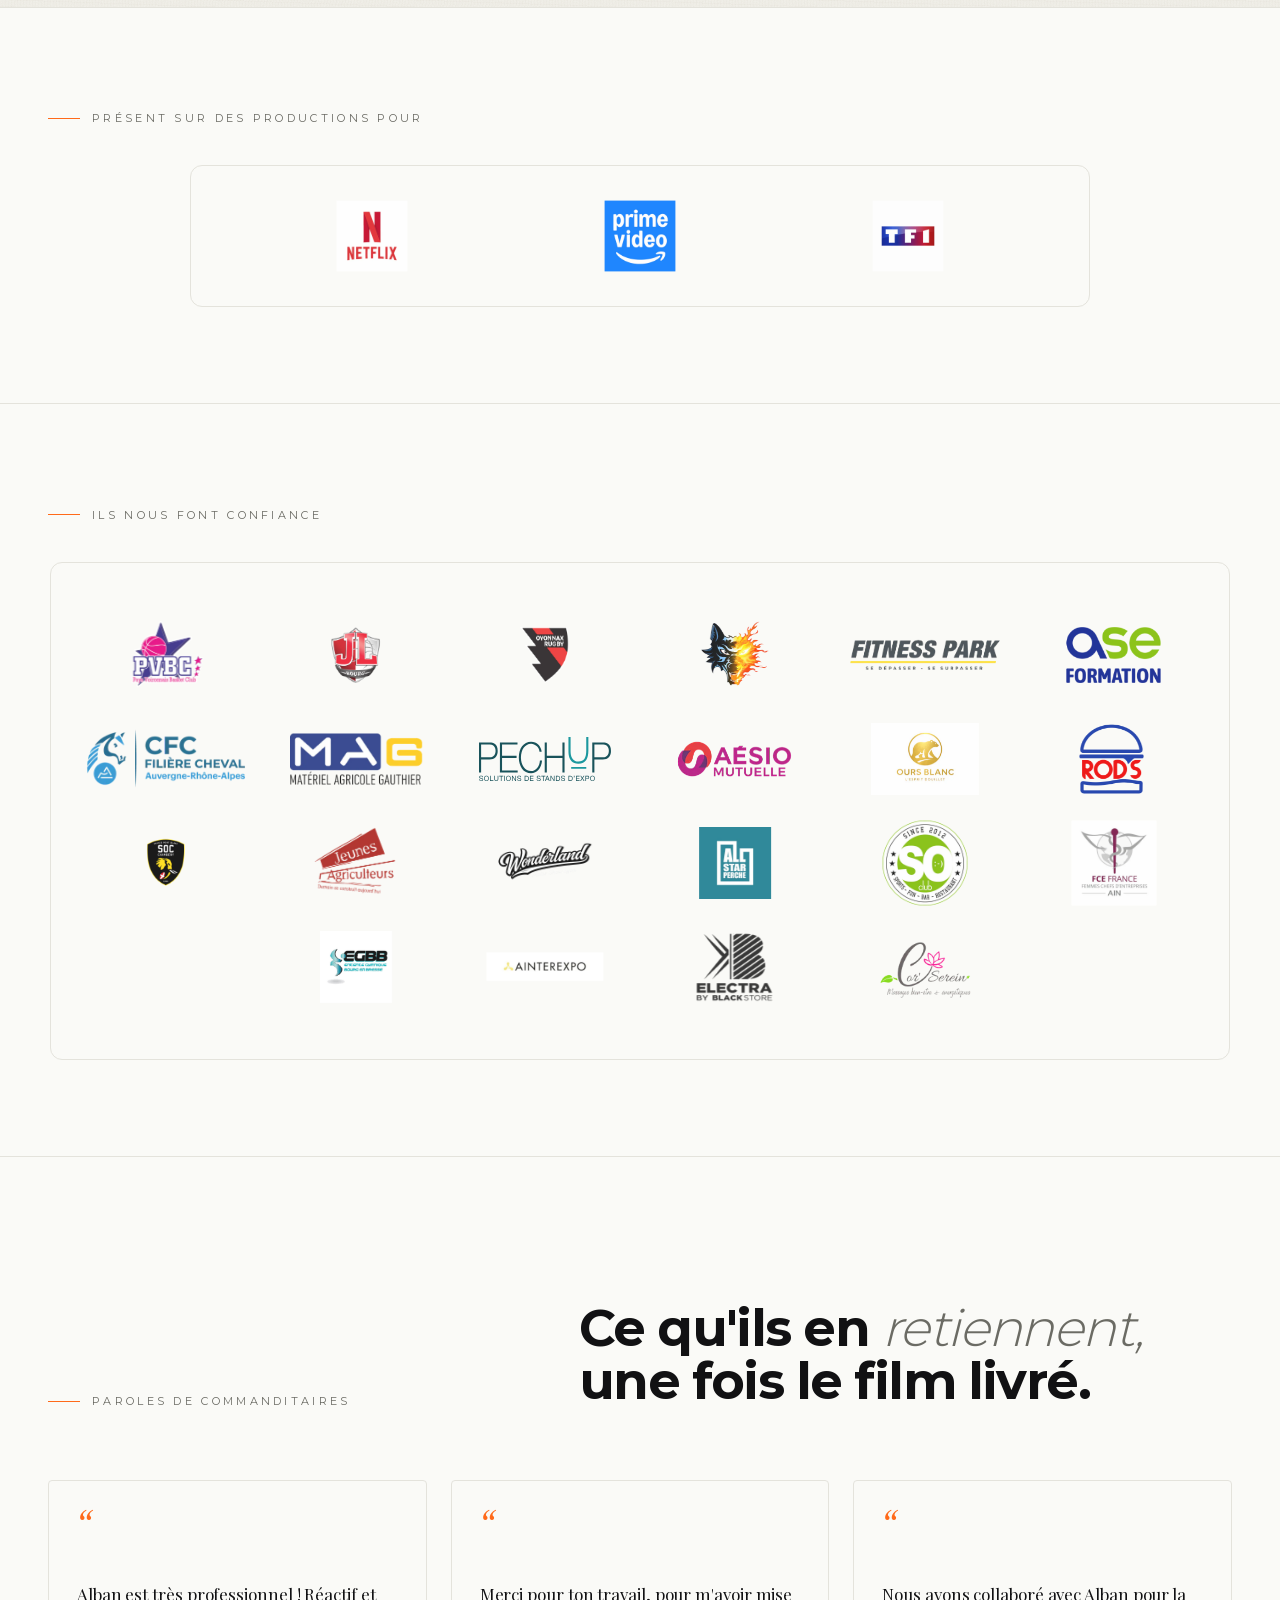
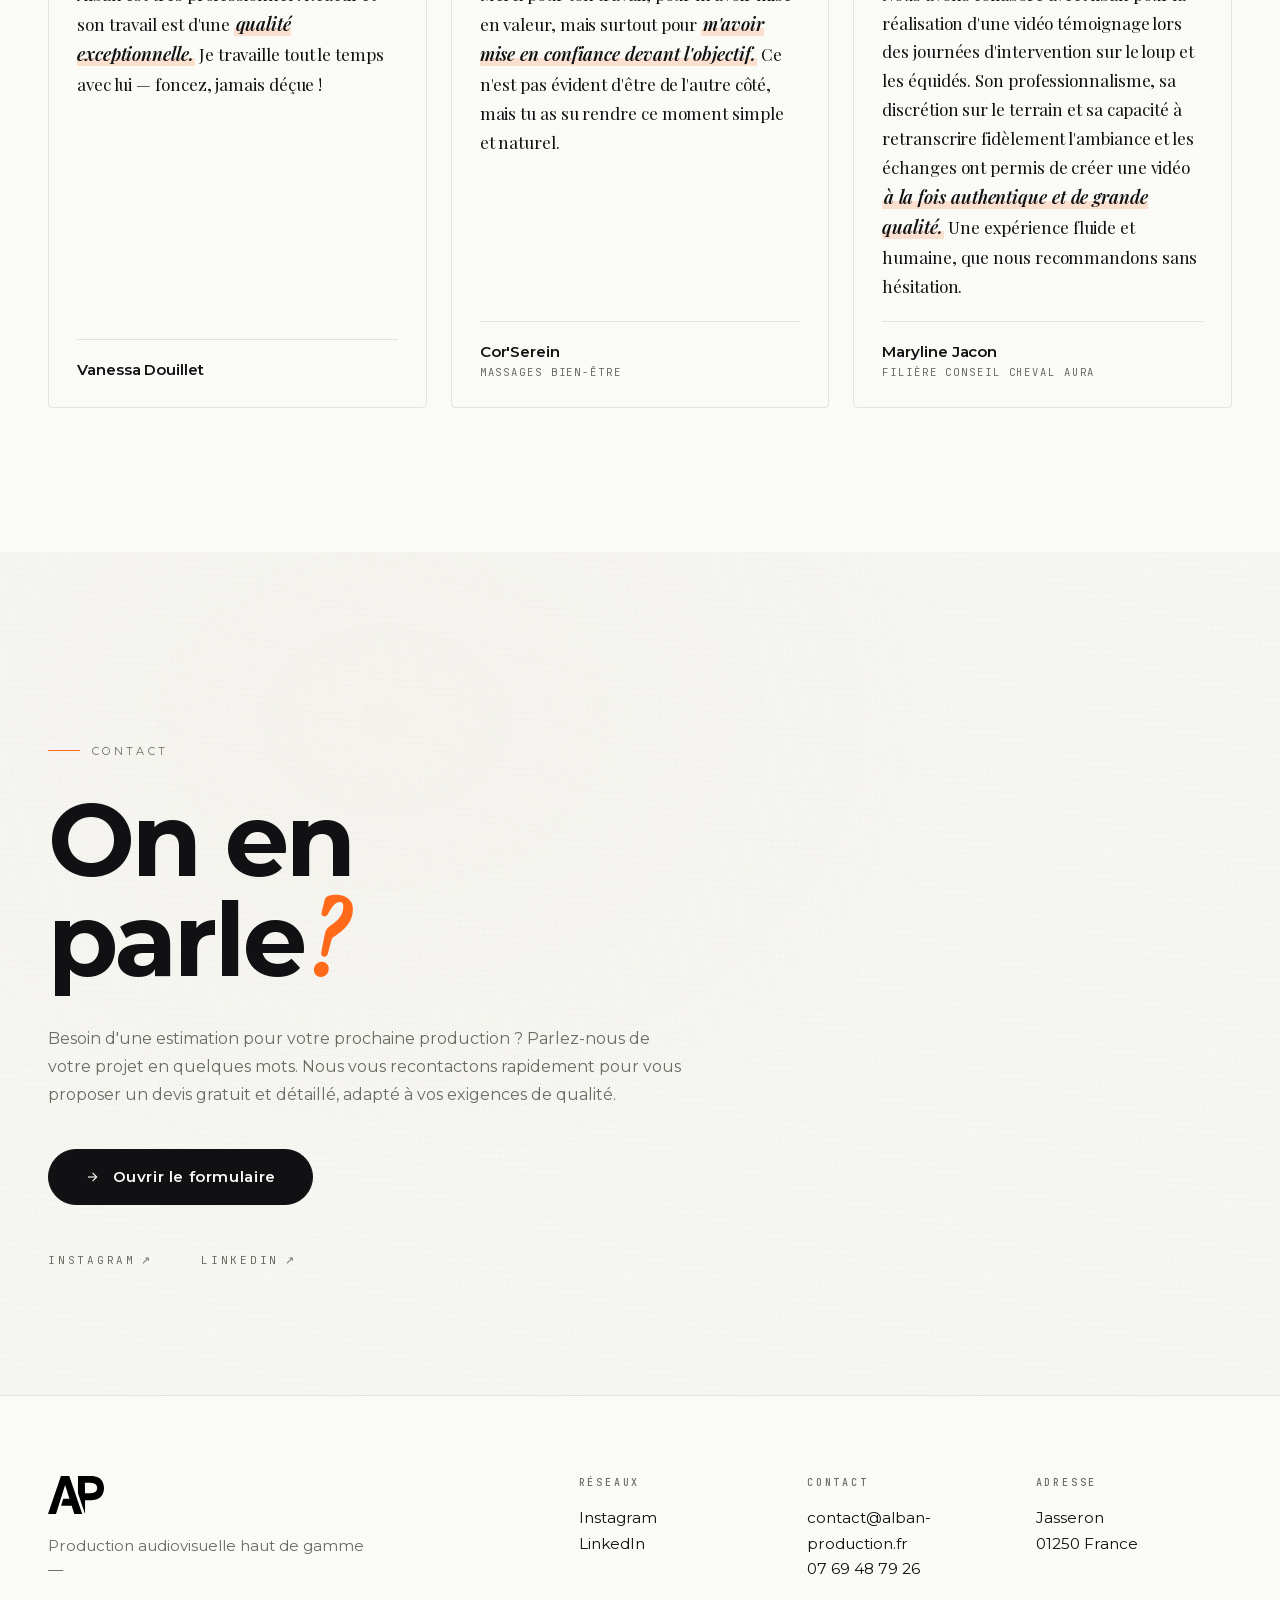
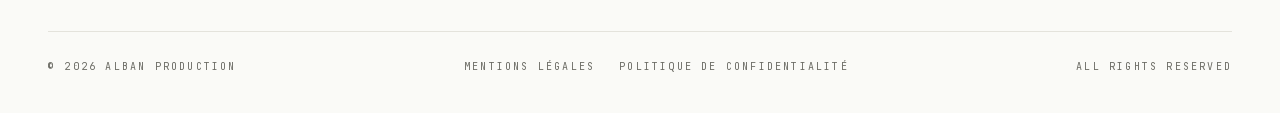
<file: corporate.html>
<!DOCTYPE html>
<html lang="fr">
<head>
<meta charset="UTF-8">
<meta name="viewport" content="width=device-width, initial-scale=1.0">
<title>Film d'entreprise &amp; brand film — Bourg-en-Bresse | Alban Production</title>
<meta name="description" content="Films d'entreprise, brand films et interviews à Bourg-en-Bresse (Ain). Une production audiovisuelle haut de gamme pour mettre en valeur votre savoir-faire, votre identité et votre message.">
<meta name="author" content="Alban Dubois">
<!-- Preuve de propriété pour la Search Console de Google (méthode « balise HTML »,
     13 août 2026). Ce n'est pas un secret : la balise est publique par nature.
     Ne pas la retirer — Google revérifie périodiquement, et la propriété serait
     perdue, avec l'historique de performances qui va avec. -->
<meta name="google-site-verification" content="782qQTSrLFsS3xoEdYmQMaeFbhl7r28yD8CcuYY8qZE">
<link rel="canonical" href="https://alban-production.fr/corporate">

<meta property="og:type" content="website">
<meta property="og:site_name" content="Alban Production">
<meta property="og:title" content="Film d'entreprise &amp; brand film — Bourg-en-Bresse | Alban Production">
<meta property="og:description" content="Films d'entreprise, brand films et interviews à Bourg-en-Bresse (Ain). Une production audiovisuelle haut de gamme pour mettre en valeur votre savoir-faire, votre identité et votre message.">
<meta property="og:locale" content="fr_FR">
<meta property="og:url" content="https://alban-production.fr/corporate">
<meta property="og:image" content="https://alban-production.fr/og-image.jpg">

<meta name="twitter:card" content="summary_large_image">
<meta name="twitter:title" content="Film d'entreprise &amp; brand film — Bourg-en-Bresse | Alban Production">
<meta name="twitter:description" content="Films d'entreprise, brand films et interviews à Bourg-en-Bresse (Ain). Une production audiovisuelle haut de gamme pour mettre en valeur votre savoir-faire, votre identité et votre message.">
<meta name="twitter:image" content="https://alban-production.fr/og-image.jpg">

<!-- Favicon. L'ancienne version ne déclarait qu'un SVG, au format 4748×3254 :
     Google n'accepte qu'une icône carrée, et son robot cherche d'abord
     /favicon.ico — absent, d'où le globe générique dans les résultats.
     Désormais : SVG carré pour les navigateurs récents, PNG en 48 et 192
     (Google exige un multiple de 48), et un vrai favicon.ico à la racine. -->
<link rel="icon" type="image/svg+xml" href="/favicon.svg">
<link rel="icon" type="image/png" sizes="192x192" href="/favicon-192.png">
<link rel="icon" type="image/png" sizes="48x48" href="/favicon-48.png">
<link rel="apple-touch-icon" sizes="180x180" href="/apple-touch-icon.png">
<meta name="theme-color" content="#0a0a0b">

<!-- ATTENTION : les noms des fichiers de polices sont inversés par rapport à leur
     contenu. Ceux nommés « -ext » portent le jeu latin de base, celui qui écrit
     le texte français ; ceux sans suffixe portent le latin étendu, qu'aucun
     caractère du site n'utilise. Précharger les seconds revenait à télécharger
     132 Ko en priorité haute pour rien, sans accélérer l'affichage du texte.
     Vérifier la plage unicode-range dans fonts.css avant de toucher à ces deux
     lignes, pas le nom du fichier. -->
<link rel="preload" href="/assets/fonts/montserrat-400-ext.woff2" as="font" type="font/woff2" crossorigin>
<link rel="preload" href="/assets/fonts/montserrat-600-ext.woff2" as="font" type="font/woff2" crossorigin>
<link rel="stylesheet" href="/assets/fonts.css?v=96394fb1">
<link rel="stylesheet" href="/assets/styles.css?v=dcc7e7b3">

<script type="application/ld+json">
{
  "@context": "https://schema.org",
  "@type": "ProfessionalService",
  "@id": "https://alban-production.fr/#alban-production",
  "name": "Alban Production",
  "description": "Production audiovisuelle haut de gamme à Bourg-en-Bresse : films d'entreprise, brand films, captations sportives et événementielles.",
  "url": "https://alban-production.fr/",
  "image": "https://alban-production.fr/og-image.jpg",
  "logo": "https://alban-production.fr/icone.svg",
  "email": "contact@alban-production.fr",
  "telephone": "+33769487926",
  "vatID": "FR01921617528",
  "taxID": "92161752800028",
  "founder": { "@type": "Person", "name": "Alban Dubois", "jobTitle": "Réalisateur et chef opérateur" },
  "address": {
    "@type": "PostalAddress",
    "addressLocality": "Jasseron",
    "postalCode": "01250",
    "addressRegion": "Auvergne-Rhône-Alpes",
    "addressCountry": "FR"
  },
  "areaServed": [
    { "@type": "AdministrativeArea", "name": "Auvergne-Rhône-Alpes" },
    { "@type": "Country", "name": "France" }
  ],
  "openingHoursSpecification": [{
    "@type": "OpeningHoursSpecification",
    "dayOfWeek": ["Monday", "Tuesday", "Wednesday", "Thursday", "Friday"],
    "opens": "09:00",
    "closes": "17:00"
  }],
  "sameAs": [
    "https://www.instagram.com/alban.production/",
    "https://www.linkedin.com/in/alban-production"
  ],
  "makesOffer": [
    { "@type": "Offer", "itemOffered": { "@type": "Service", "name": "Film d'entreprise" } },
    { "@type": "Offer", "itemOffered": { "@type": "Service", "name": "Brand film" } },
    { "@type": "Offer", "itemOffered": { "@type": "Service", "name": "Captation sportive" } },
    { "@type": "Offer", "itemOffered": { "@type": "Service", "name": "Aftermovie événementiel" } }
  ]
}
</script>
<script type="application/ld+json">
{
  "@context": "https://schema.org",
  "@type": "BreadcrumbList",
  "itemListElement": [
    { "@type": "ListItem", "position": 1, "name": "Accueil", "item": "https://alban-production.fr/" },
    { "@type": "ListItem", "position": 2, "name": "Corporate & business", "item": "https://alban-production.fr/corporate" }
  ]
}
</script>
</head>
<body data-page="corporate">
<a class="skip-link" href="#corporate">Aller au contenu principal</a>

<div class="grain" id="grain"></div>

<nav class="topnav" id="topnav" style="display:none;">
  <div class="nav-left">
    <a class="brand" href="/" aria-label="Accueil">
      <img src="/icone.svg" alt="Alban Production" class="brand-logo" width="32" height="22">
    </a>
  </div>
  <div class="nav-middle" id="nav-middle"></div>
  <div class="nav-right" id="nav-right"></div>
</nav>

<main id="corporate" class="view active">

  <!-- Hero -->
  <section class="corp-hero tex-paper title-tex-corp" id="showreel">
    <!-- Vidéo d'arrière-plan : le lecteur n'est créé qu'après le premier rendu,
         et pas du tout si le visiteur demande à économiser les données ou les
         animations. L'identifiant et les paramètres Vimeo sont inchangés. -->
    <div class="corp-hero-bg" aria-hidden="true"
         data-hero-video="https://player.vimeo.com/video/1186867489?background=1&amp;autoplay=1&amp;loop=1&amp;muted=1&amp;dnt=1"
         data-hero-video-title="Corporate background"></div>
    <div>
      <h1 class="corp-h1 reveal">
        Plus qu'une vidéo,<br>
        <em>un message qui</em><br>
        résonne.
      </h1>

      <p class="corp-sub reveal">
        L'excellence visuelle au service de votre identité. Nous scénarisons votre savoir-faire pour transformer chaque service en un message puissant, humain et cinématographique.
      </p>

      <div class="corp-hero-cta reveal">
        <a href="#showreel-video" class="btn-primary">
          <svg width="11" height="11" viewBox="0 0 24 24" fill="currentColor"><path d="M8 5v14l11-7z"/></svg>
          <span>Voir le showreel</span>
        </a>
        <a href="/contact" class="btn-ghost">
          Prendre contact
          <svg width="11" height="11" viewBox="0 0 24 24" fill="none" stroke="currentColor" stroke-width="2"><path d="M5 12h14M12 5l7 7-7 7"/></svg>
        </a>
      </div>
    </div>

    <!-- Bloc désactivé. Il ne porte volontairement PAS d'attribut src : une
         image reste téléchargée même dans un bloc masqué, et c'est précisément
         ce qui a fait retirer l'ancienne image picsum.photos. Le visuel retenu
         est noté ici, à poser au moment où le bloc sera réaffiché.

         Pour l'afficher :
           1. retirer hidden et le style en ligne ;
           2. ajouter <picture><source srcset="/alban-portrait.webp" type="image/webp"><img src="/alban-portrait.jpg" alt="Alban Dubois en
              tournage" width="2400" height="1600"></picture> ;
           3. repasser .corp-hero à deux colonnes au-delà de 900 px — il est
              en 1fr aujourd'hui, l'image se placerait sinon sous le texte ;
           4. le cadre est en 4/5 (portrait) et la photo en 3/2 (paysage) :
              vérifier le recadrage, object-fit: cover coupe beaucoup.
         [[À COMPLÉTER : légende du visuel]] -->
    <figure class="corp-hero-media reveal" hidden style="display:none;"
            data-visuel-retenu="alban-portrait.jpg">
      <figcaption class="corp-hero-media-cap"></figcaption>
    </figure>

    <div class="scroll-hint">
      <span>Défiler</span>
      <span class="line"></span>
    </div>
  </section>

  <!-- Showreel -->
  <section class="corp-showreel-wrap" id="showreel-video">
    <div class="showreel-meta">
      <span>AP / SHOWREEL / 2026</span>
      <span></span>
      <span class="timecode">REC <span class="blink">●</span> 02:47:12</span>
    </div>
    <div class="showreel" data-video="https://vimeo.com/1146874775" data-video-label="Vimeo">
      <picture><source srcset="/vignettes/1146874775.webp" type="image/webp"><img src="/vignettes/1146874775.jpg" alt="Showreel 2026" loading="lazy" width="1280" height="720"></picture>
      <div class="showreel-overlay">
        <div class="play-btn">
          <svg width="22" height="22" viewBox="0 0 24 24" fill="currentColor"><path d="M8 5v14l11-7z"/></svg>
        </div>
      </div>
    </div>
    <div class="showreel-footer">
      <h3 class="title">Showreel — Édition 2026</h3>
      <span class="meta">Vimeo · Cliquer pour lancer</span>
    </div>
  </section>

  <!-- Projects (bento) -->
  <section class="corp-projects" id="projets">
    <div class="section-head">
      <div class="reveal"><div class="label">Réalisations</div></div>
      <h2 class="reveal">Nos dernières<br><em>réalisations.</em></h2>
    </div>

    <!--
      ═══════════════════════════════════════════════════════════════════
        COMMENT REMPLIR UNE CARTE VIDÉO (sans passer par moi)
      ═══════════════════════════════════════════════════════════════════
        Chaque <article> est un emplacement de projet.
        Le clic ouvre la modale détaillée (mêmes infos que sport).

        Modifie ces champs sur la carte concernée :

        1) data-video="https://vimeo.com/XXXXXXX"     → URL Vimeo (clic = lecture)
        2) data-client="Nom du client"                → affiché dans la modale
        3) data-year="2026"                           → année
        4) data-format="Film de marque"               → type / format
        5) data-brief="Le brief en 1 phrase…"         → contexte du projet
        6) data-challenges="Le défi relevé…"          → défis techniques / créatifs
        7) <img src="/vignettes/XXXXXXX.jpg" width="1280" height="720">
              → même identifiant que data-video
              → puis, dans un terminal, récupérer la vignette :
                    bash ~/Documents/Claude/public/_src/vignettes.sh
                    bash ~/Documents/Claude/public/_src/webp.sh
                    bash ~/Documents/Claude/public/_src/build.sh
                La vignette officielle de la vidéo est téléchargée et hébergée
                sur le site. Ne plus appeler vumbnail.com ni aucun service
                d'images extérieur : ils reçoivent l'adresse IP des visiteurs.
        8) <h3 class="sport-project-title">Titre du projet</h3>
        9) <p class="sport-project-sub">Client — descriptif</p>

        Tant que data-video="" est vide, le badge "Lien à venir"
        reste affiché et la carte n'est pas cliquable.
      ═══════════════════════════════════════════════════════════════════
    -->

    <div class="corp-bento reveal">

      <!-- ▸ PROJET 01 — Conférence prédation du loup, Filière Conseil Cheval AURA -->
      <article class="sport-project corp-project"
               data-video="https://vimeo.com/1189402040"
               data-video-label="Vimeo"
               data-client="Filière Conseil Cheval Auvergne Rhône-Alpes"
               data-year="2025"
               data-format="Captation interviews"
               data-brief="Réaliser une série d'interviews pour permettre aux personnes absentes de la conférence d'accéder à l'essentiel du sujet — un format clair, synthétique et accessible, pensé pour la diffusion auprès de la filière équine."
               data-challenges="Tourner les interviews dans la salle même de la conférence : isoler le son des micros sans bruit parasite et composer un cadre soigné malgré un espace de tournage très réduit.">
        <picture><source srcset="/vignettes/1189402040.webp" type="image/webp"><img src="/vignettes/1189402040.jpg" alt="Conférence prédation du loup — Filière Conseil Cheval AURA" loading="lazy" width="1280" height="720"></picture>
        <div class="sport-project-content">
          <div class="sport-project-meta"><span class="accent">N° 01</span></div>
          <h3 class="sport-project-title">Prédation du loup<br>sur les chevaux</h3>
          <p class="sport-project-sub">Filière Conseil Cheval AURA — extrait conférence</p>
        </div>
      </article>

      <!-- ▸ PROJET 02 — Entente Gymnique Bourg-en-Bresse -->
      <article class="sport-project corp-project"
               data-video="https://vimeo.com/1191816592"
               data-video-label="Vimeo"
               data-client="Entente Gymnique Bourg-en-Bresse"
               data-year="2026"
               data-format="Film de présentation — voix off"
               data-brief="Mettre en valeur l'identité du club et présenter l'ensemble des cours proposés à travers un film fédérateur, porté par une voix off, destiné à attirer de nouveaux adhérents et à renforcer le rayonnement du club."
               data-challenges="Filmer chaque discipline avec une lecture cinématique — capter l'engagement des pratiquants sans perturber les séances — puis tisser l'ensemble en un film cohérent, rythmé, à la fois informatif et émotionnel.">
        <picture><source srcset="/entente-gymnique.webp" type="image/webp"><img src="/entente-gymnique.jpg" alt="Entente Gymnique Bourg-en-Bresse" loading="lazy" width="1200" height="675"></picture>
        <div class="sport-project-content">
          <div class="sport-project-meta"><span class="accent">N° 02</span></div>
          <h3 class="sport-project-title">Entente Gymnique<br>Bourg-en-Bresse</h3>
          <p class="sport-project-sub">Film de présentation du club</p>
        </div>
      </article>

      <!-- ▸ PROJET 03 — Cor'Serein, massages bien-être -->
      <article class="sport-project corp-project"
               data-video="https://vimeo.com/1194074589"
               data-video-label="Vimeo"
               data-client="Cor'Serein — Massages bien-être"
               data-year="2026"
               data-format="Brand film — interview"
               data-brief="Présenter la carte de soins de Cor'Serein et renforcer son image de marque. Donner envie de prendre rendez-vous en posant un visage sur le soin — un univers qui se choisit autant pour la personne que pour la prestation."
               data-challenges="Réaliser une interview chaleureuse et naturelle, où la praticienne se livre avec justesse — puis tisser ses mots à des images du studio et des soins, pour faire ressentir la sérénité du lieu autant que l'expertise du geste.">
        <picture><source srcset="/vignettes/1194074589.webp" type="image/webp"><img src="/vignettes/1194074589.jpg" alt="Cor'Serein — Massages bien-être" loading="lazy" width="1280" height="720"></picture>
        <div class="sport-project-content">
          <div class="sport-project-meta"><span class="accent">N° 03</span></div>
          <h3 class="sport-project-title">Cor'Serein</h3>
          <p class="sport-project-sub">Brand film &amp; interview</p>
        </div>
      </article>

    </div>
  </section>

  <!-- Process sticky -->
  <section class="corp-process tex-paper" id="process">
    <div class="process-inner">
      <div class="section-head">
        <div><div class="label">Méthode</div></div>
        <h2>Un processus<br><em>simple</em>.</h2>
      </div>

      <div class="process-list">

        <div class="process-step">
          <div class="num-col"><div class="num">I<small>Le Brief</small></div></div>
          <div class="content-col">
            <h3 class="title">Le Brief</h3>
            <p class="desc">Définition de vos objectifs et de l'ADN de votre marque pour bâtir une vision narrative commune.</p>
            <div class="essentiel"><span>Comprendre votre identité pour mieux la transcender.</span></div>
          </div>
        </div>

        <div class="process-step">
          <div class="num-col"><div class="num">II<small>Pré-Production</small></div></div>
          <div class="content-col">
            <h3 class="title">La Pré-Production</h3>
            <p class="desc">Scénarisation, storyboarding et logistique pour garantir une exécution fluide et sereine le jour J.</p>
            <div class="essentiel"><span>Anticiper chaque détail pour sécuriser l'excellence.</span></div>
          </div>
        </div>

        <div class="process-step">
          <div class="num-col"><div class="num">III<small>Production</small></div></div>
          <div class="content-col">
            <h3 class="title">La Production</h3>
            <p class="desc">Mise en place technique sur le terrain : gestion de la lumière, du son, et réalisation des prises de vues.</p>
            <div class="essentiel"><span>Capturer l'instant avec précision, que ce soit dans l'action ou le calme de l'entreprise.</span></div>
          </div>
        </div>

        <div class="process-step">
          <div class="num-col"><div class="num">IV<small>Post-production</small></div></div>
          <div class="content-col">
            <h3 class="title">Post-production</h3>
            <p class="desc">Montage, étalonnage, sound design… pour transformer les rushs en une œuvre impactante.</p>
            <div class="essentiel"><span>Créer un film qui captive votre audience.</span></div>
          </div>
        </div>

        <div class="process-step">
          <div class="num-col"><div class="num">V<small>Affinage</small></div></div>
          <div class="content-col">
            <h3 class="title">L'Affinage &amp; Perfection</h3>
            <p class="desc">Présentation de la première version et trois cycles de retours inclus pour ajuster chaque détail avec précision.</p>
            <div class="essentiel"><span>Un regard collaboratif pour atteindre une satisfaction absolue.</span></div>
          </div>
        </div>

        <div class="process-step">
          <div class="num-col"><div class="num">VI<small>Livraison</small></div></div>
          <div class="content-col">
            <h3 class="title">La Livraison Finale</h3>
            <p class="desc">Exportation de vos vidéos dans tous les formats nécessaires (horizontal, vertical). Envoi des fichiers via un lien sécurisé pour une utilisation immédiate.</p>
            <div class="essentiel"><span>Des fichiers prêts à l'emploi et parfaitement optimisés pour vos plateformes.</span></div>
          </div>
        </div>

      </div>
    </div>
  </section>

  <!-- Présent sur des productions pour -->
  <section class="corp-clients corp-clients-grid broadcasters">
    <div class="label">Présent sur des productions pour</div>
    <div class="clients-scatter broadcasters-row">
      <div class="logo wide"><picture><source srcset="/logos/netflix.webp" type="image/webp"><img src="/logos/netflix.png" alt="Netflix" loading="lazy" width="320" height="319"></picture></div>
      <div class="logo wide"><picture><source srcset="/logos/amazon-prime-video.webp" type="image/webp"><img src="/logos/amazon-prime-video.png" alt="Amazon Prime Video" loading="lazy" width="400" height="400"></picture></div>
      <div class="logo wide"><picture><source srcset="/logos/tf1.webp" type="image/webp"><img src="/logos/tf1.png" alt="TF1" loading="lazy" width="400" height="400"></picture></div>
    </div>
  </section>

  <!-- Clients grid -->
  <section class="corp-clients corp-clients-grid">
    <div class="label">Ils nous font confiance</div>
    <div class="clients-scatter">
      <div class="logo compact"><picture><source srcset="/logos/jl-bourg-basket.webp" type="image/webp"><img src="/logos/jl-bourg-basket.png" alt="JL Bourg Basket" loading="lazy" width="350" height="400"></picture></div>
      <div class="logo compact"><picture><source srcset="/logos/oyonnax-rugby.webp" type="image/webp"><img src="/logos/oyonnax-rugby.png" alt="Oyonnax Rugby" loading="lazy" width="351" height="400"></picture></div>
      <div class="logo"><picture><source srcset="/logos/bruleurs-de-loups.webp" type="image/webp"><img src="/logos/bruleurs-de-loups.png" alt="Brûleurs de Loups de Grenoble" loading="lazy" width="250" height="250"></picture></div>
      <div class="logo"><picture><source srcset="/logos/fitness-park.webp" type="image/webp"><img src="/logos/fitness-park.png" alt="Fitness Park" loading="lazy" width="400" height="81"></picture></div>
      <div class="logo"><picture><source srcset="/logos/pvbc.webp" type="image/webp"><img src="/logos/pvbc.png" alt="PVBC" loading="lazy" width="400" height="323"></picture></div>
      <div class="logo compact"><picture><source srcset="/logos/ase-formation.webp" type="image/webp"><img src="/logos/ase-formation.png" alt="ASE Formation" loading="lazy" width="400" height="238"></picture></div>
      <div class="logo wide"><picture><source srcset="/logos/cfc-filiere-cheval-aura.webp" type="image/webp"><img src="/logos/cfc-filiere-cheval-aura.png" alt="CFC Aura" loading="lazy" width="400" height="180"></picture></div>
      <div class="logo tight"><picture><source srcset="/logos/mag.webp" type="image/webp"><img src="/logos/mag.png" alt="MAG" loading="lazy" width="400" height="155"></picture></div>
      <div class="logo tight"><img src="/logos/pechup.svg" alt="Pech'Up" loading="lazy" width="277" height="93"></div>
      <div class="logo xxl"><picture><source srcset="/logos/aesio-mutuelle.webp" type="image/webp"><img src="/logos/aesio-mutuelle.png" alt="Aésio Mutuelle" loading="lazy" width="400" height="279"></picture></div>
      <div class="logo"><picture><source srcset="/logos/ours-blanc.webp" type="image/webp"><img src="/logos/ours-blanc.png" alt="Ours Blanc" loading="lazy" width="400" height="266"></picture></div>
      <div class="logo"><img src="/logos/rods.webp" alt="Rods 2024" loading="lazy" width="512" height="512"></div>
      <div class="logo compact"><picture><source srcset="/logos/kal.webp" type="image/webp"><img src="/logos/kal.png" alt="Kal" loading="lazy" width="352" height="400"></picture></div>
      <div class="logo"><picture><source srcset="/logos/jeunes-agriculteurs.webp" type="image/webp"><img src="/logos/jeunes-agriculteurs.png" alt="JA" loading="lazy" width="400" height="346"></picture></div>
      <div class="logo wide"><img src="/logos/wonderland.webp" alt="Wonderland 2026" loading="lazy" width="1536" height="424"></div>
      <div class="logo"><picture><source srcset="/logos/all-star-perche.webp" type="image/webp"><img src="/logos/all-star-perche.jpg" alt="All Star Perche" loading="lazy" width="400" height="400"></picture></div>
      <div class="logo wide"><picture><source srcset="/logos/ainterexpo.webp" type="image/webp"><img src="/logos/ainterexpo.png" alt="Ainterexpo" loading="lazy" width="400" height="400"></picture></div>
      <div class="logo wide"><picture><source srcset="/logos/so-club.webp" type="image/webp"><img src="/logos/so-club.jpg" alt="SO Club" loading="lazy" width="400" height="400"></picture></div>
      <div class="logo"><img src="/logos/fce-france-ain.png" alt="FCE France — Ain" loading="lazy" width="225" height="225"></div>
      <div class="logo compact"><picture><source srcset="/logos/egbb-bourg-en-bresse.webp" type="image/webp"><img src="/logos/egbb-bourg-en-bresse.jpeg" alt="EGBB Bourg-en-Bresse" loading="lazy" width="400" height="100"></picture></div>
      <div class="logo"><picture><source srcset="/logos/electra-festival.webp" type="image/webp"><img src="/logos/electra-festival.png" alt="Electra Festival" loading="lazy" width="400" height="364"></picture></div>
      <div class="logo xxl"><picture><source srcset="/logos/cor-serein.webp" type="image/webp"><img src="/logos/cor-serein.png" alt="Cor Serein" loading="lazy" width="400" height="400"></picture></div>
    </div>
  </section>

  <!-- Avis — éditorial -->
  <section class="corp-avis" aria-label="Témoignages clients">
    <div class="corp-avis-inner">
      <div class="corp-avis-head">
        <div class="label">Paroles de commanditaires</div>
        <h2>Ce qu'ils en <em>retiennent,</em><br>une fois le film livré.</h2>
      </div>
      <div class="corp-avis-grid">

        <figure class="corp-avis-card">
          <span class="quote-mark" aria-hidden="true">&ldquo;</span>
          <blockquote>Alban est très professionnel&nbsp;! Réactif et son travail est d'une <em>qualité exceptionnelle.</em> Je travaille tout le temps avec lui — foncez, jamais déçue&nbsp;!</blockquote>
          <figcaption>
            <span class="who">Vanessa Douillet</span>
          </figcaption>
        </figure>

        <figure class="corp-avis-card">
          <span class="quote-mark" aria-hidden="true">&ldquo;</span>
          <blockquote>Merci pour ton travail, pour m'avoir mise en valeur, mais surtout pour <em>m'avoir mise en confiance devant l'objectif.</em> Ce n'est pas évident d'être de l'autre côté, mais tu as su rendre ce moment simple et naturel.</blockquote>
          <figcaption>
            <span class="who">Cor'Serein</span>
            <span class="role">Massages bien-être</span>
          </figcaption>
        </figure>

        <figure class="corp-avis-card">
          <span class="quote-mark" aria-hidden="true">&ldquo;</span>
          <blockquote>Nous avons collaboré avec Alban pour la réalisation d'une vidéo témoignage lors des journées d'intervention sur le loup et les équidés. Son professionnalisme, sa discrétion sur le terrain et sa capacité à retranscrire fidèlement l'ambiance et les échanges ont permis de créer une vidéo <em>à la fois authentique et de grande qualité.</em> Une expérience fluide et humaine, que nous recommandons sans hésitation.</blockquote>
          <figcaption>
            <span class="who">Maryline Jacon</span>
            <span class="role">Filière Conseil Cheval AURA</span>
          </figcaption>
        </figure>

      </div>
    </div>
  </section>

  <!-- Contact -->
  <section class="corp-contact tex-paper" id="contact">
    <div class="label">Contact</div>
    <h2>On en<br>parle<span class="q">?</span></h2>
    <p class="corp-contact-lede">
      Besoin d'une estimation pour votre prochaine production ? Parlez-nous de votre projet en quelques mots. Nous vous recontactons rapidement pour vous proposer un devis gratuit et détaillé, adapté à vos exigences de qualité.
    </p>
    <a href="/contact" class="btn-corp">
      <svg width="14" height="14" viewBox="0 0 24 24" fill="none" stroke="currentColor" stroke-width="2"><path d="M5 12h14"/><path d="M13 5l7 7-7 7"/></svg>
      Ouvrir le formulaire
    </a>
    <div class="corp-socials">
      <a href="https://www.instagram.com/alban.production/" target="_blank" rel="noopener">Instagram</a>
      <a href="https://www.linkedin.com/in/alban-production" target="_blank" rel="noopener">LinkedIn</a>
    </div>
  </section>

    <footer class="site-footer">
    <div class="site-footer-inner">
      <div class="site-footer-top">
        <div class="site-footer-brand">
          <img src="/icone.svg" alt="Alban Production" width="56" height="38">
          <p class="tagline">Production audiovisuelle haut de gamme —</p>
        </div>
        <div class="site-footer-cols">
          <div class="site-footer-col">
            <h4>Réseaux</h4>
            <a href="https://www.instagram.com/alban.production/" target="_blank" rel="noopener">Instagram</a>
            <a href="https://www.linkedin.com/in/alban-production" target="_blank" rel="noopener">LinkedIn</a>
          </div>
          <div class="site-footer-col">
            <h4>Contact</h4>
            <a href="mailto:contact@alban-production.fr">contact@alban-production.fr</a>
            <a href="tel:+33769487926">07 69 48 79 26</a>
          </div>
          <div class="site-footer-col">
            <h4>Adresse</h4>
            <span class="line">Jasseron</span>
            <span class="line">01250 France</span>
          </div>
        </div>
      </div>
      <div class="site-footer-bottom">
        <span>© 2026 Alban Production</span>
        <nav class="site-footer-legal" aria-label="Informations légales">
          <a href="/mentions-legales">Mentions légales</a>
          <a href="/politique-de-confidentialite">Politique de confidentialité</a>
        </nav>
        <span>All rights reserved</span>
      </div>
    </div>
  </footer>
</main>

<div class="sp-modal" id="sp-modal" aria-hidden="true" role="dialog" aria-modal="true" aria-labelledby="sp-modal-title">
  <div class="sp-modal-backdrop" data-sp-close></div>
  <div class="sp-modal-panel">
    <button class="sp-modal-close" type="button" aria-label="Fermer" data-sp-close>×</button>
    <div class="sp-modal-video" id="sp-modal-video"></div>
    <aside class="sp-modal-info">
      <div class="sp-modal-eyebrow"><span class="accent" id="sp-modal-num">N° 01</span></div>
      <h3 class="sp-modal-title" id="sp-modal-title">—</h3>
      <p class="sp-modal-sub" id="sp-modal-sub">—</p>
      <dl class="sp-modal-list">
        <div><dt>Client</dt><dd id="sp-modal-client">—</dd></div>
        <div><dt>Format</dt><dd id="sp-modal-format">—</dd></div>
        <div><dt>Pourquoi</dt><dd id="sp-modal-brief">—</dd></div>
        <div><dt>Défis</dt><dd id="sp-modal-challenges">—</dd></div>
      </dl>
    </aside>
  </div>
</div>

<script src="/assets/app.js?v=f77fb2f0" defer></script>
</body>
</html>
</file>
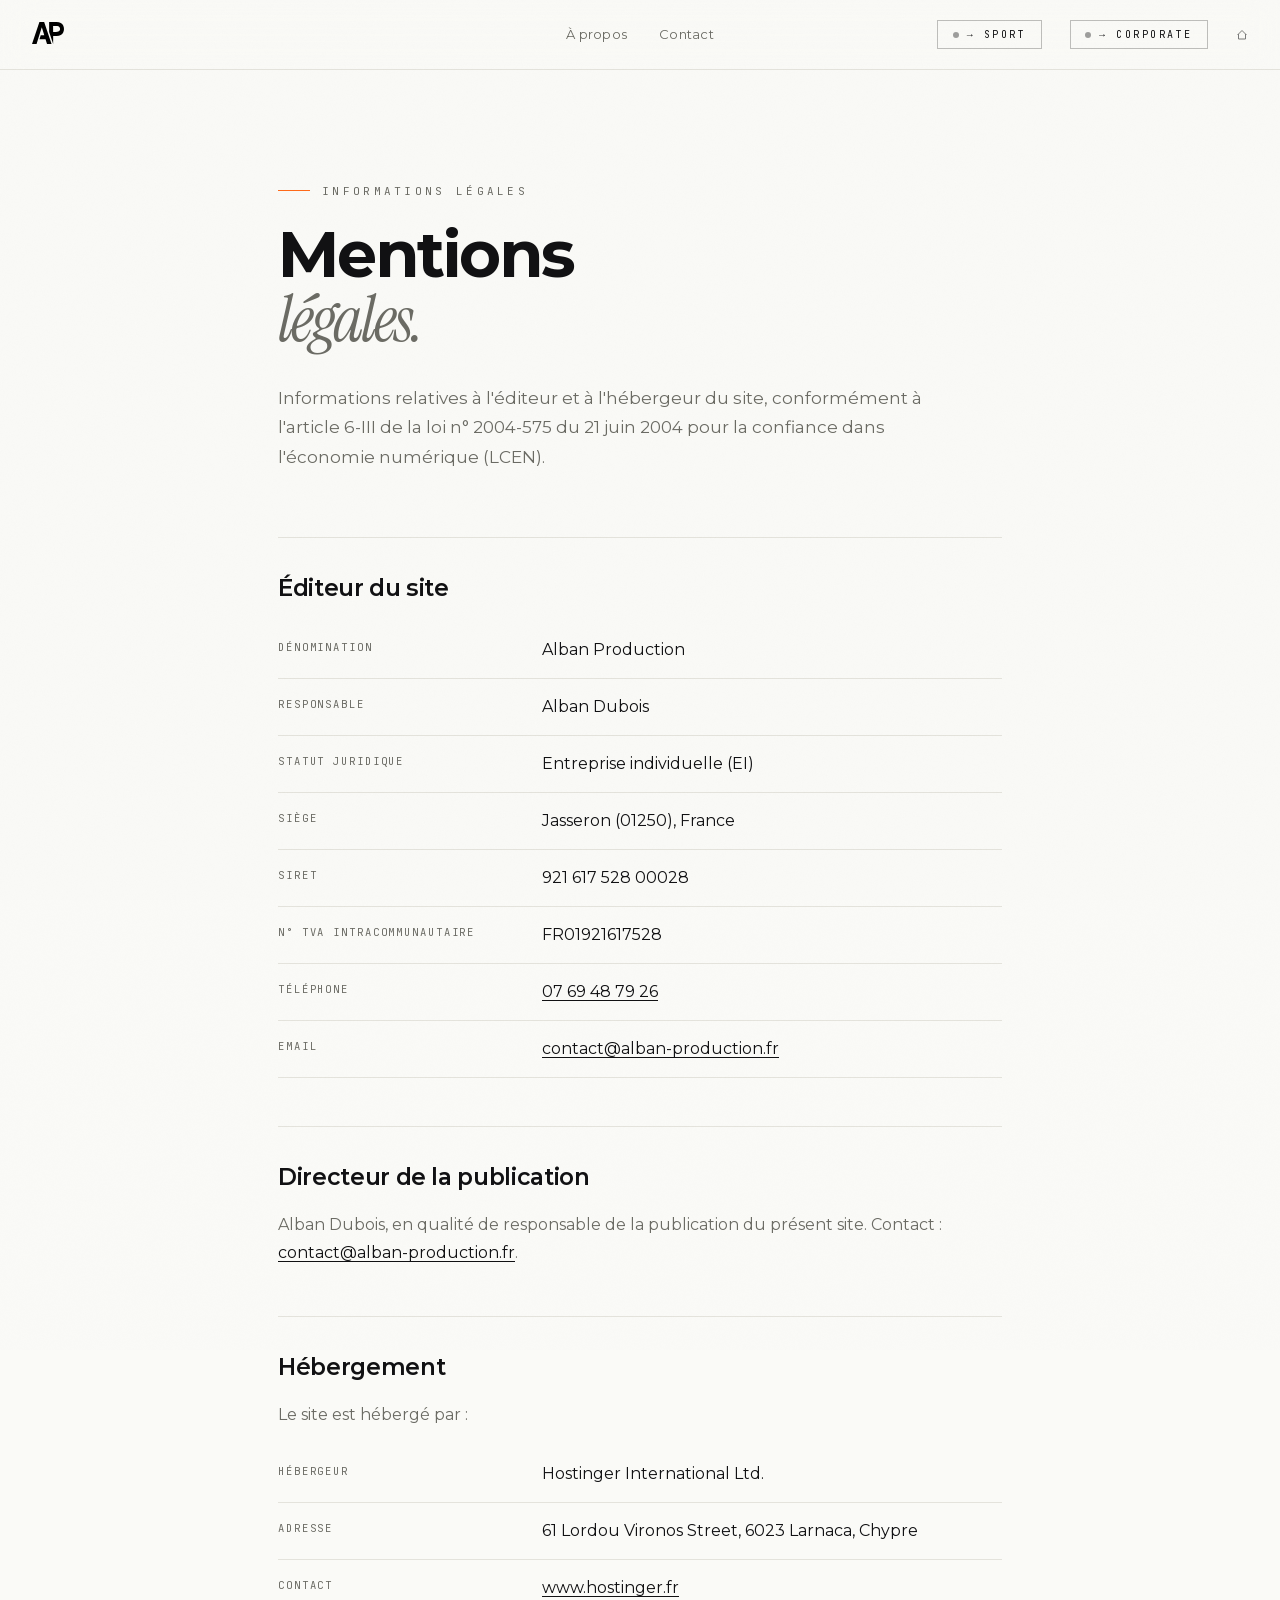
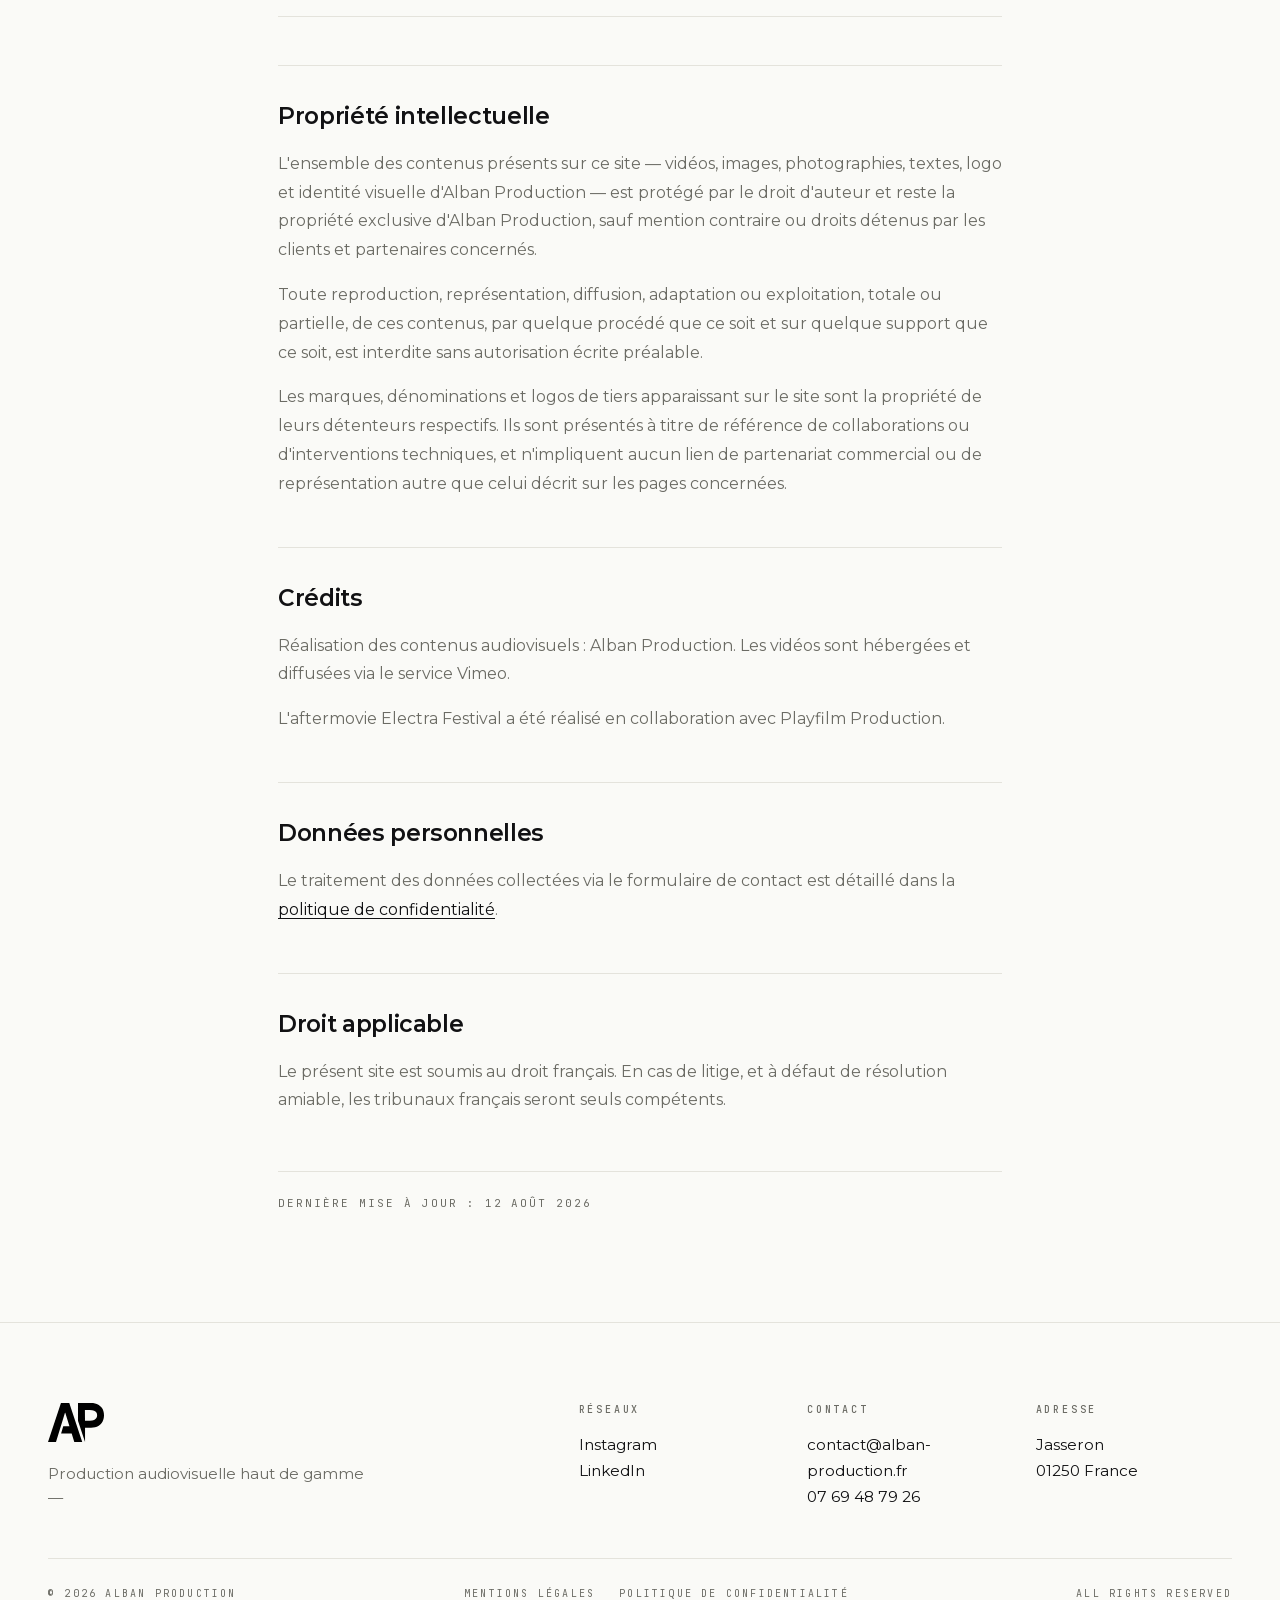
<file: mentions-legales.html>
<!DOCTYPE html>
<html lang="fr">
<head>
<meta charset="UTF-8">
<meta name="viewport" content="width=device-width, initial-scale=1.0">
<title>Mentions légales — Alban Production</title>
<meta name="description" content="Mentions légales du site Alban Production : éditeur, directeur de publication, hébergeur et propriété intellectuelle.">
<meta name="author" content="Alban Dubois">
<!-- Preuve de propriété pour la Search Console de Google (méthode « balise HTML »,
     13 août 2026). Ce n'est pas un secret : la balise est publique par nature.
     Ne pas la retirer — Google revérifie périodiquement, et la propriété serait
     perdue, avec l'historique de performances qui va avec. -->
<meta name="google-site-verification" content="782qQTSrLFsS3xoEdYmQMaeFbhl7r28yD8CcuYY8qZE">
<link rel="canonical" href="https://alban-production.fr/mentions-legales">

<meta property="og:type" content="website">
<meta property="og:site_name" content="Alban Production">
<meta property="og:title" content="Mentions légales — Alban Production">
<meta property="og:description" content="Mentions légales du site Alban Production : éditeur, directeur de publication, hébergeur et propriété intellectuelle.">
<meta property="og:locale" content="fr_FR">
<meta property="og:url" content="https://alban-production.fr/mentions-legales">
<meta property="og:image" content="https://alban-production.fr/og-image.jpg">

<meta name="twitter:card" content="summary_large_image">
<meta name="twitter:title" content="Mentions légales — Alban Production">
<meta name="twitter:description" content="Mentions légales du site Alban Production : éditeur, directeur de publication, hébergeur et propriété intellectuelle.">
<meta name="twitter:image" content="https://alban-production.fr/og-image.jpg">

<!-- Favicon. L'ancienne version ne déclarait qu'un SVG, au format 4748×3254 :
     Google n'accepte qu'une icône carrée, et son robot cherche d'abord
     /favicon.ico — absent, d'où le globe générique dans les résultats.
     Désormais : SVG carré pour les navigateurs récents, PNG en 48 et 192
     (Google exige un multiple de 48), et un vrai favicon.ico à la racine. -->
<link rel="icon" type="image/svg+xml" href="/favicon.svg">
<link rel="icon" type="image/png" sizes="192x192" href="/favicon-192.png">
<link rel="icon" type="image/png" sizes="48x48" href="/favicon-48.png">
<link rel="apple-touch-icon" sizes="180x180" href="/apple-touch-icon.png">
<meta name="theme-color" content="#0a0a0b">

<!-- ATTENTION : les noms des fichiers de polices sont inversés par rapport à leur
     contenu. Ceux nommés « -ext » portent le jeu latin de base, celui qui écrit
     le texte français ; ceux sans suffixe portent le latin étendu, qu'aucun
     caractère du site n'utilise. Précharger les seconds revenait à télécharger
     132 Ko en priorité haute pour rien, sans accélérer l'affichage du texte.
     Vérifier la plage unicode-range dans fonts.css avant de toucher à ces deux
     lignes, pas le nom du fichier. -->
<link rel="preload" href="/assets/fonts/montserrat-400-ext.woff2" as="font" type="font/woff2" crossorigin>
<link rel="preload" href="/assets/fonts/montserrat-600-ext.woff2" as="font" type="font/woff2" crossorigin>
<link rel="stylesheet" href="/assets/fonts.css?v=96394fb1">
<link rel="stylesheet" href="/assets/styles.css?v=dcc7e7b3">

<script type="application/ld+json">
{
  "@context": "https://schema.org",
  "@type": "ProfessionalService",
  "@id": "https://alban-production.fr/#alban-production",
  "name": "Alban Production",
  "description": "Production audiovisuelle haut de gamme à Bourg-en-Bresse : films d'entreprise, brand films, captations sportives et événementielles.",
  "url": "https://alban-production.fr/",
  "image": "https://alban-production.fr/og-image.jpg",
  "logo": "https://alban-production.fr/icone.svg",
  "email": "contact@alban-production.fr",
  "telephone": "+33769487926",
  "vatID": "FR01921617528",
  "taxID": "92161752800028",
  "founder": { "@type": "Person", "name": "Alban Dubois", "jobTitle": "Réalisateur et chef opérateur" },
  "address": {
    "@type": "PostalAddress",
    "addressLocality": "Jasseron",
    "postalCode": "01250",
    "addressRegion": "Auvergne-Rhône-Alpes",
    "addressCountry": "FR"
  },
  "areaServed": [
    { "@type": "AdministrativeArea", "name": "Auvergne-Rhône-Alpes" },
    { "@type": "Country", "name": "France" }
  ],
  "openingHoursSpecification": [{
    "@type": "OpeningHoursSpecification",
    "dayOfWeek": ["Monday", "Tuesday", "Wednesday", "Thursday", "Friday"],
    "opens": "09:00",
    "closes": "17:00"
  }],
  "sameAs": [
    "https://www.instagram.com/alban.production/",
    "https://www.linkedin.com/in/alban-production"
  ],
  "makesOffer": [
    { "@type": "Offer", "itemOffered": { "@type": "Service", "name": "Film d'entreprise" } },
    { "@type": "Offer", "itemOffered": { "@type": "Service", "name": "Brand film" } },
    { "@type": "Offer", "itemOffered": { "@type": "Service", "name": "Captation sportive" } },
    { "@type": "Offer", "itemOffered": { "@type": "Service", "name": "Aftermovie événementiel" } }
  ]
}
</script>
<script type="application/ld+json">
{
  "@context": "https://schema.org",
  "@type": "BreadcrumbList",
  "itemListElement": [
    { "@type": "ListItem", "position": 1, "name": "Accueil", "item": "https://alban-production.fr/" },
    { "@type": "ListItem", "position": 2, "name": "Mentions légales", "item": "https://alban-production.fr/mentions-legales" }
  ]
}
</script>
</head>
<body data-page="legal">
<a class="skip-link" href="#legal">Aller au contenu principal</a>

<div class="grain" id="grain"></div>

<nav class="topnav" id="topnav" style="display:none;">
  <div class="nav-left">
    <a class="brand" href="/" aria-label="Accueil">
      <img src="/icone.svg" alt="Alban Production" class="brand-logo" width="32" height="22">
    </a>
  </div>
  <div class="nav-middle" id="nav-middle"></div>
  <div class="nav-right" id="nav-right"></div>
</nav>

<main id="legal" class="view active legal-page">
  <div class="legal-wrap">

    <header class="legal-header">
      <div class="kicker">Informations légales</div>
      <h1 class="legal-title">Mentions<br><em>légales.</em></h1>
      <p class="legal-lede">
        Informations relatives à l'éditeur et à l'hébergeur du site, conformément
        à l'article 6-III de la loi n°&nbsp;2004-575 du 21 juin 2004 pour la confiance
        dans l'économie numérique (LCEN).
      </p>
    </header>

    <section class="legal-section">
      <h2>Éditeur du site</h2>
      <dl class="legal-list">
        <div><dt>Dénomination</dt><dd>Alban Production</dd></div>
        <div><dt>Responsable</dt><dd>Alban Dubois</dd></div>
        <div><dt>Statut juridique</dt><dd>Entreprise individuelle (EI)</dd></div>
        <div><dt>Siège</dt><dd>Jasseron (01250), France</dd></div>
        <div><dt>SIRET</dt><dd>921 617 528 00028</dd></div>
        <div><dt>N° TVA intracommunautaire</dt><dd>FR01921617528</dd></div>
        <div><dt>Téléphone</dt><dd><a href="tel:+33769487926">07 69 48 79 26</a></dd></div>
        <div><dt>Email</dt><dd><a href="mailto:contact@alban-production.fr">contact@alban-production.fr</a></dd></div>
      </dl>
    </section>

    <section class="legal-section">
      <h2>Directeur de la publication</h2>
      <p>
        Alban Dubois, en qualité de responsable de la publication du présent site.
        Contact&nbsp;: <a href="mailto:contact@alban-production.fr">contact@alban-production.fr</a>.
      </p>
    </section>

    <section class="legal-section">
      <h2>Hébergement</h2>
      <p>Le site est hébergé par&nbsp;:</p>
      <dl class="legal-list">
        <div><dt>Hébergeur</dt><dd>Hostinger International Ltd.</dd></div>
        <div><dt>Adresse</dt><dd>61 Lordou Vironos Street, 6023 Larnaca, Chypre</dd></div>
        <div><dt>Contact</dt><dd><a href="https://www.hostinger.fr" target="_blank" rel="noopener">www.hostinger.fr</a></dd></div>
      </dl>
    </section>

    <section class="legal-section">
      <h2>Propriété intellectuelle</h2>
      <p>
        L'ensemble des contenus présents sur ce site — vidéos, images, photographies,
        textes, logo et identité visuelle d'Alban Production — est protégé par le droit
        d'auteur et reste la propriété exclusive d'Alban Production, sauf mention contraire
        ou droits détenus par les clients et partenaires concernés.
      </p>
      <p>
        Toute reproduction, représentation, diffusion, adaptation ou exploitation, totale ou
        partielle, de ces contenus, par quelque procédé que ce soit et sur quelque support que
        ce soit, est interdite sans autorisation écrite préalable.
      </p>
      <p>
        Les marques, dénominations et logos de tiers apparaissant sur le site sont la propriété
        de leurs détenteurs respectifs. Ils sont présentés à titre de référence de collaborations
        ou d'interventions techniques, et n'impliquent aucun lien de partenariat commercial ou
        de représentation autre que celui décrit sur les pages concernées.
      </p>
    </section>

    <section class="legal-section">
      <h2>Crédits</h2>
      <p>
        Réalisation des contenus audiovisuels&nbsp;: Alban Production.
        Les vidéos sont hébergées et diffusées via le service Vimeo.
      </p>
      <p>
        L'aftermovie Electra Festival a été réalisé en collaboration avec
        Playfilm Production.
      </p>
    </section>

    <section class="legal-section">
      <h2>Données personnelles</h2>
      <p>
        Le traitement des données collectées via le formulaire de contact est détaillé dans
        la <a href="/politique-de-confidentialite">politique de confidentialité</a>.
      </p>
    </section>

    <section class="legal-section">
      <h2>Droit applicable</h2>
      <p>
        Le présent site est soumis au droit français. En cas de litige, et à défaut de
        résolution amiable, les tribunaux français seront seuls compétents.
      </p>
    </section>

    <p class="legal-updated">Dernière mise à jour&nbsp;: 12 août 2026</p>

  </div>
  <footer class="site-footer">
    <div class="site-footer-inner">
      <div class="site-footer-top">
        <div class="site-footer-brand">
          <img src="/icone.svg" alt="Alban Production" width="56" height="38">
          <p class="tagline">Production audiovisuelle haut de gamme —</p>
        </div>
        <div class="site-footer-cols">
          <div class="site-footer-col">
            <h4>Réseaux</h4>
            <a href="https://www.instagram.com/alban.production/" target="_blank" rel="noopener">Instagram</a>
            <a href="https://www.linkedin.com/in/alban-production" target="_blank" rel="noopener">LinkedIn</a>
          </div>
          <div class="site-footer-col">
            <h4>Contact</h4>
            <a href="mailto:contact@alban-production.fr">contact@alban-production.fr</a>
            <a href="tel:+33769487926">07 69 48 79 26</a>
          </div>
          <div class="site-footer-col">
            <h4>Adresse</h4>
            <span class="line">Jasseron</span>
            <span class="line">01250 France</span>
          </div>
        </div>
      </div>
      <div class="site-footer-bottom">
        <span>© 2026 Alban Production</span>
        <nav class="site-footer-legal" aria-label="Informations légales">
          <a href="/mentions-legales">Mentions légales</a>
          <a href="/politique-de-confidentialite">Politique de confidentialité</a>
        </nav>
        <span>All rights reserved</span>
      </div>
    </div>
  </footer>
</main>

<div class="sp-modal" id="sp-modal" aria-hidden="true" role="dialog" aria-modal="true" aria-labelledby="sp-modal-title">
  <div class="sp-modal-backdrop" data-sp-close></div>
  <div class="sp-modal-panel">
    <button class="sp-modal-close" type="button" aria-label="Fermer" data-sp-close>×</button>
    <div class="sp-modal-video" id="sp-modal-video"></div>
    <aside class="sp-modal-info">
      <div class="sp-modal-eyebrow"><span class="accent" id="sp-modal-num">N° 01</span></div>
      <h3 class="sp-modal-title" id="sp-modal-title">—</h3>
      <p class="sp-modal-sub" id="sp-modal-sub">—</p>
      <dl class="sp-modal-list">
        <div><dt>Client</dt><dd id="sp-modal-client">—</dd></div>
        <div><dt>Format</dt><dd id="sp-modal-format">—</dd></div>
        <div><dt>Pourquoi</dt><dd id="sp-modal-brief">—</dd></div>
        <div><dt>Défis</dt><dd id="sp-modal-challenges">—</dd></div>
      </dl>
    </aside>
  </div>
</div>

<script src="/assets/app.js?v=f77fb2f0" defer></script>
</body>
</html>
</file>
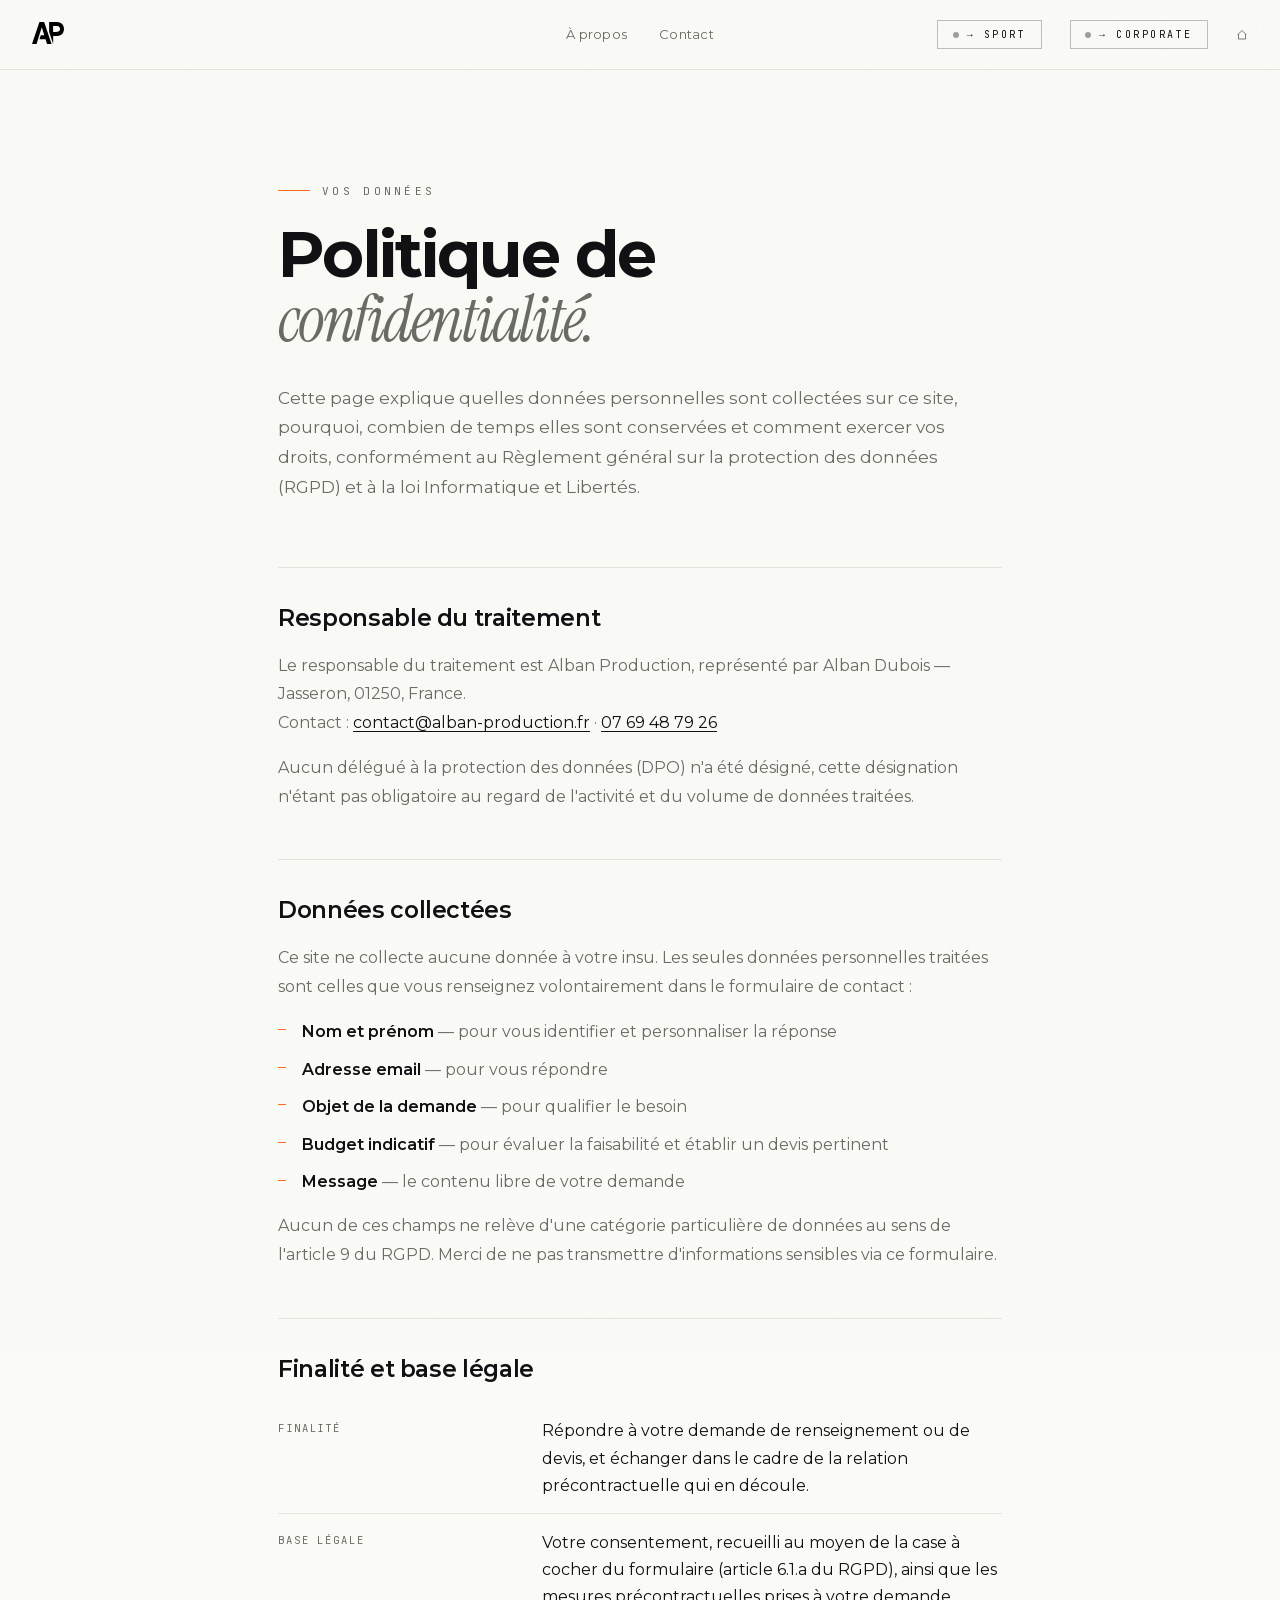
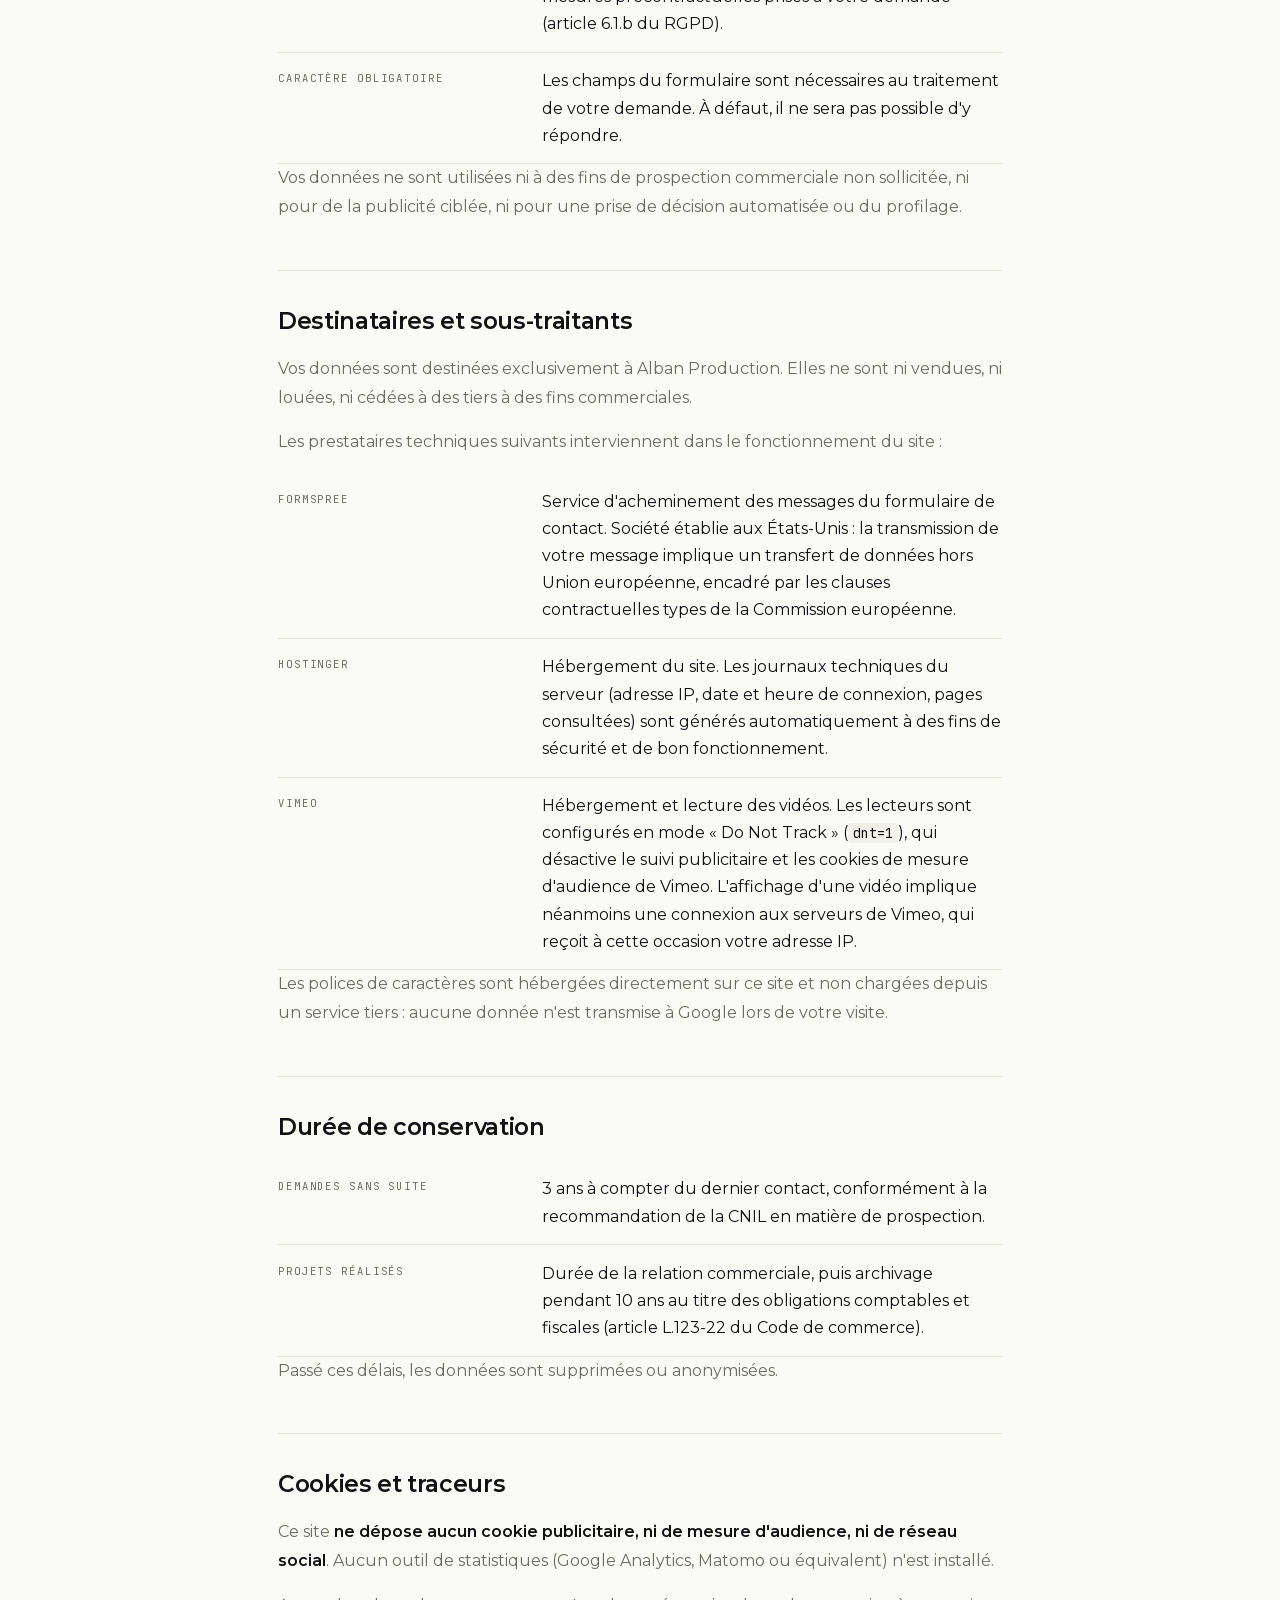
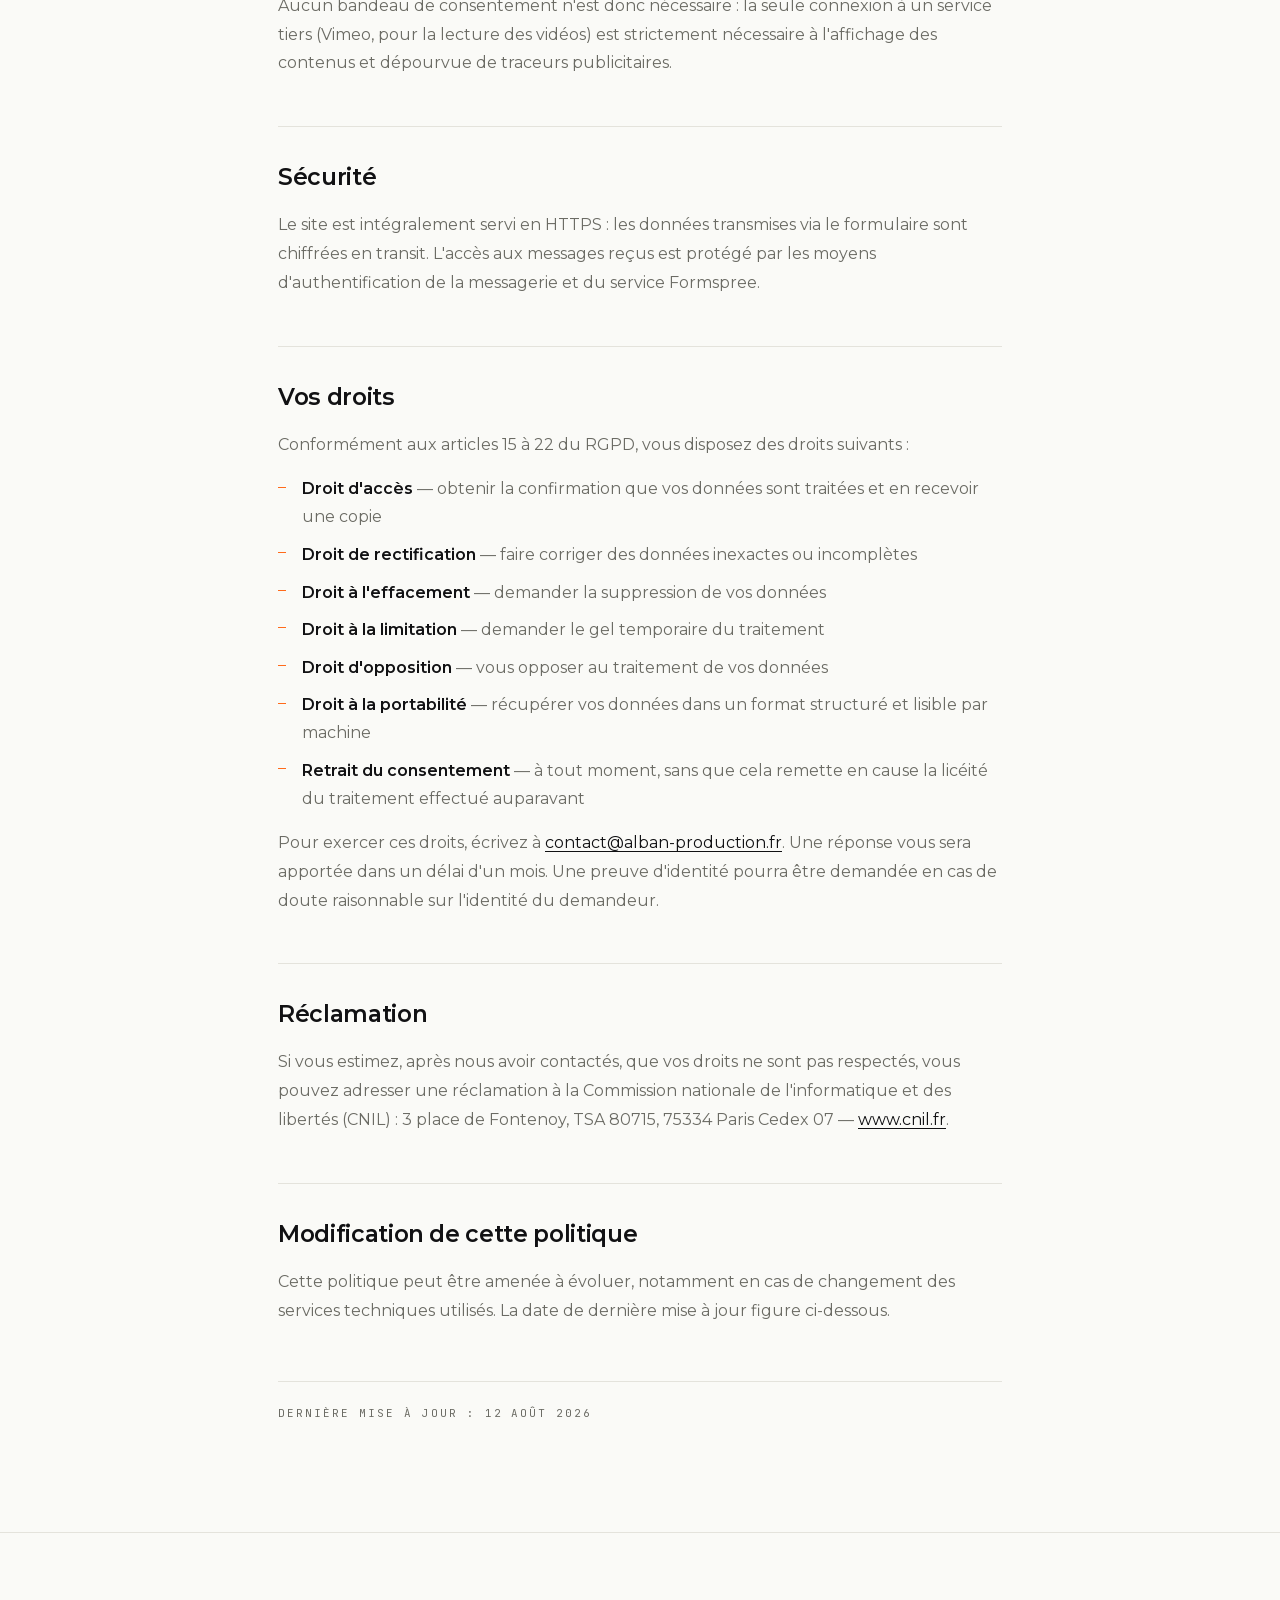
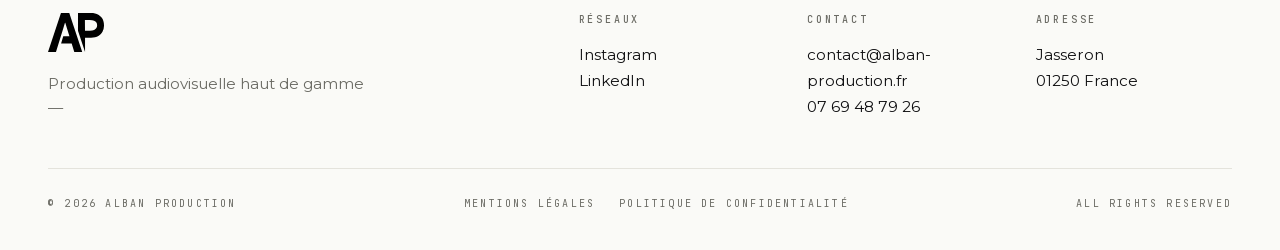
<file: politique-de-confidentialite.html>
<!DOCTYPE html>
<html lang="fr">
<head>
<meta charset="UTF-8">
<meta name="viewport" content="width=device-width, initial-scale=1.0">
<title>Politique de confidentialité — Alban Production</title>
<meta name="description" content="Comment vos données personnelles sont collectées, utilisées et protégées sur le site Alban Production, conformément au RGPD.">
<meta name="author" content="Alban Dubois">
<!-- Preuve de propriété pour la Search Console de Google (méthode « balise HTML »,
     13 août 2026). Ce n'est pas un secret : la balise est publique par nature.
     Ne pas la retirer — Google revérifie périodiquement, et la propriété serait
     perdue, avec l'historique de performances qui va avec. -->
<meta name="google-site-verification" content="782qQTSrLFsS3xoEdYmQMaeFbhl7r28yD8CcuYY8qZE">
<link rel="canonical" href="https://alban-production.fr/politique-de-confidentialite">

<meta property="og:type" content="website">
<meta property="og:site_name" content="Alban Production">
<meta property="og:title" content="Politique de confidentialité — Alban Production">
<meta property="og:description" content="Comment vos données personnelles sont collectées, utilisées et protégées sur le site Alban Production, conformément au RGPD.">
<meta property="og:locale" content="fr_FR">
<meta property="og:url" content="https://alban-production.fr/politique-de-confidentialite">
<meta property="og:image" content="https://alban-production.fr/og-image.jpg">

<meta name="twitter:card" content="summary_large_image">
<meta name="twitter:title" content="Politique de confidentialité — Alban Production">
<meta name="twitter:description" content="Comment vos données personnelles sont collectées, utilisées et protégées sur le site Alban Production, conformément au RGPD.">
<meta name="twitter:image" content="https://alban-production.fr/og-image.jpg">

<!-- Favicon. L'ancienne version ne déclarait qu'un SVG, au format 4748×3254 :
     Google n'accepte qu'une icône carrée, et son robot cherche d'abord
     /favicon.ico — absent, d'où le globe générique dans les résultats.
     Désormais : SVG carré pour les navigateurs récents, PNG en 48 et 192
     (Google exige un multiple de 48), et un vrai favicon.ico à la racine. -->
<link rel="icon" type="image/svg+xml" href="/favicon.svg">
<link rel="icon" type="image/png" sizes="192x192" href="/favicon-192.png">
<link rel="icon" type="image/png" sizes="48x48" href="/favicon-48.png">
<link rel="apple-touch-icon" sizes="180x180" href="/apple-touch-icon.png">
<meta name="theme-color" content="#0a0a0b">

<!-- ATTENTION : les noms des fichiers de polices sont inversés par rapport à leur
     contenu. Ceux nommés « -ext » portent le jeu latin de base, celui qui écrit
     le texte français ; ceux sans suffixe portent le latin étendu, qu'aucun
     caractère du site n'utilise. Précharger les seconds revenait à télécharger
     132 Ko en priorité haute pour rien, sans accélérer l'affichage du texte.
     Vérifier la plage unicode-range dans fonts.css avant de toucher à ces deux
     lignes, pas le nom du fichier. -->
<link rel="preload" href="/assets/fonts/montserrat-400-ext.woff2" as="font" type="font/woff2" crossorigin>
<link rel="preload" href="/assets/fonts/montserrat-600-ext.woff2" as="font" type="font/woff2" crossorigin>
<link rel="stylesheet" href="/assets/fonts.css?v=96394fb1">
<link rel="stylesheet" href="/assets/styles.css?v=dcc7e7b3">

<script type="application/ld+json">
{
  "@context": "https://schema.org",
  "@type": "ProfessionalService",
  "@id": "https://alban-production.fr/#alban-production",
  "name": "Alban Production",
  "description": "Production audiovisuelle haut de gamme à Bourg-en-Bresse : films d'entreprise, brand films, captations sportives et événementielles.",
  "url": "https://alban-production.fr/",
  "image": "https://alban-production.fr/og-image.jpg",
  "logo": "https://alban-production.fr/icone.svg",
  "email": "contact@alban-production.fr",
  "telephone": "+33769487926",
  "vatID": "FR01921617528",
  "taxID": "92161752800028",
  "founder": { "@type": "Person", "name": "Alban Dubois", "jobTitle": "Réalisateur et chef opérateur" },
  "address": {
    "@type": "PostalAddress",
    "addressLocality": "Jasseron",
    "postalCode": "01250",
    "addressRegion": "Auvergne-Rhône-Alpes",
    "addressCountry": "FR"
  },
  "areaServed": [
    { "@type": "AdministrativeArea", "name": "Auvergne-Rhône-Alpes" },
    { "@type": "Country", "name": "France" }
  ],
  "openingHoursSpecification": [{
    "@type": "OpeningHoursSpecification",
    "dayOfWeek": ["Monday", "Tuesday", "Wednesday", "Thursday", "Friday"],
    "opens": "09:00",
    "closes": "17:00"
  }],
  "sameAs": [
    "https://www.instagram.com/alban.production/",
    "https://www.linkedin.com/in/alban-production"
  ],
  "makesOffer": [
    { "@type": "Offer", "itemOffered": { "@type": "Service", "name": "Film d'entreprise" } },
    { "@type": "Offer", "itemOffered": { "@type": "Service", "name": "Brand film" } },
    { "@type": "Offer", "itemOffered": { "@type": "Service", "name": "Captation sportive" } },
    { "@type": "Offer", "itemOffered": { "@type": "Service", "name": "Aftermovie événementiel" } }
  ]
}
</script>
<script type="application/ld+json">
{
  "@context": "https://schema.org",
  "@type": "BreadcrumbList",
  "itemListElement": [
    { "@type": "ListItem", "position": 1, "name": "Accueil", "item": "https://alban-production.fr/" },
    { "@type": "ListItem", "position": 2, "name": "Politique de confidentialité", "item": "https://alban-production.fr/politique-de-confidentialite" }
  ]
}
</script>
</head>
<body data-page="legal">
<a class="skip-link" href="#legal">Aller au contenu principal</a>

<div class="grain" id="grain"></div>

<nav class="topnav" id="topnav" style="display:none;">
  <div class="nav-left">
    <a class="brand" href="/" aria-label="Accueil">
      <img src="/icone.svg" alt="Alban Production" class="brand-logo" width="32" height="22">
    </a>
  </div>
  <div class="nav-middle" id="nav-middle"></div>
  <div class="nav-right" id="nav-right"></div>
</nav>

<main id="legal" class="view active legal-page">
  <div class="legal-wrap">

    <header class="legal-header">
      <div class="kicker">Vos données</div>
      <h1 class="legal-title">Politique de<br><em>confidentialité.</em></h1>
      <p class="legal-lede">
        Cette page explique quelles données personnelles sont collectées sur ce site,
        pourquoi, combien de temps elles sont conservées et comment exercer vos droits,
        conformément au Règlement général sur la protection des données (RGPD)
        et à la loi Informatique et Libertés.
      </p>
    </header>

    <section class="legal-section">
      <h2>Responsable du traitement</h2>
      <p>
        Le responsable du traitement est Alban Production, représenté par Alban Dubois —
        Jasseron, 01250, France.<br>
        Contact&nbsp;: <a href="mailto:contact@alban-production.fr">contact@alban-production.fr</a> ·
        <a href="tel:+33769487926">07 69 48 79 26</a>
      </p>
      <p>
        Aucun délégué à la protection des données (DPO) n'a été désigné, cette désignation
        n'étant pas obligatoire au regard de l'activité et du volume de données traitées.
      </p>
    </section>

    <section class="legal-section">
      <h2>Données collectées</h2>
      <p>
        Ce site ne collecte aucune donnée à votre insu. Les seules données personnelles
        traitées sont celles que vous renseignez volontairement dans le formulaire de contact&nbsp;:
      </p>
      <ul class="legal-ul">
        <li><strong>Nom et prénom</strong> — pour vous identifier et personnaliser la réponse</li>
        <li><strong>Adresse email</strong> — pour vous répondre</li>
        <li><strong>Objet de la demande</strong> — pour qualifier le besoin</li>
        <li><strong>Budget indicatif</strong> — pour évaluer la faisabilité et établir un devis pertinent</li>
        <li><strong>Message</strong> — le contenu libre de votre demande</li>
      </ul>
      <p>
        Aucun de ces champs ne relève d'une catégorie particulière de données au sens de
        l'article 9 du RGPD. Merci de ne pas transmettre d'informations sensibles via ce formulaire.
      </p>
    </section>

    <section class="legal-section">
      <h2>Finalité et base légale</h2>
      <dl class="legal-list">
        <div>
          <dt>Finalité</dt>
          <dd>Répondre à votre demande de renseignement ou de devis, et échanger dans le cadre
              de la relation précontractuelle qui en découle.</dd>
        </div>
        <div>
          <dt>Base légale</dt>
          <dd>Votre consentement, recueilli au moyen de la case à cocher du formulaire
              (article 6.1.a du RGPD), ainsi que les mesures précontractuelles prises à votre
              demande (article 6.1.b du RGPD).</dd>
        </div>
        <div>
          <dt>Caractère obligatoire</dt>
          <dd>Les champs du formulaire sont nécessaires au traitement de votre demande.
              À défaut, il ne sera pas possible d'y répondre.</dd>
        </div>
      </dl>
      <p>
        Vos données ne sont utilisées ni à des fins de prospection commerciale non sollicitée,
        ni pour de la publicité ciblée, ni pour une prise de décision automatisée ou du profilage.
      </p>
    </section>

    <section class="legal-section">
      <h2>Destinataires et sous-traitants</h2>
      <p>
        Vos données sont destinées exclusivement à Alban Production. Elles ne sont ni vendues,
        ni louées, ni cédées à des tiers à des fins commerciales.
      </p>
      <p>Les prestataires techniques suivants interviennent dans le fonctionnement du site&nbsp;:</p>
      <dl class="legal-list">
        <div>
          <dt>Formspree</dt>
          <dd>Service d'acheminement des messages du formulaire de contact.
              Société établie aux États-Unis&nbsp;: la transmission de votre message implique
              un transfert de données hors Union européenne, encadré par les clauses
              contractuelles types de la Commission européenne.</dd>
        </div>
        <div>
          <dt>Hostinger</dt>
          <dd>Hébergement du site. Les journaux techniques du serveur (adresse IP, date et
              heure de connexion, pages consultées) sont générés automatiquement à des fins
              de sécurité et de bon fonctionnement.</dd>
        </div>
        <div>
          <dt>Vimeo</dt>
          <dd>Hébergement et lecture des vidéos. Les lecteurs sont configurés en mode
              « Do Not Track » (<code>dnt=1</code>), qui désactive le suivi publicitaire et
              les cookies de mesure d'audience de Vimeo. L'affichage d'une vidéo implique
              néanmoins une connexion aux serveurs de Vimeo, qui reçoit à cette occasion
              votre adresse IP.</dd>
        </div>
      </dl>
      <p>
        Les polices de caractères sont hébergées directement sur ce site et non chargées
        depuis un service tiers&nbsp;: aucune donnée n'est transmise à Google lors de votre
        visite.
      </p>
    </section>

    <section class="legal-section">
      <h2>Durée de conservation</h2>
      <dl class="legal-list">
        <div>
          <dt>Demandes sans suite</dt>
          <dd>3 ans à compter du dernier contact, conformément à la recommandation de la CNIL
              en matière de prospection.</dd>
        </div>
        <div>
          <dt>Projets réalisés</dt>
          <dd>Durée de la relation commerciale, puis archivage pendant 10 ans au titre des
              obligations comptables et fiscales (article L.123-22 du Code de commerce).</dd>
        </div>
      </dl>
      <p>
        Passé ces délais, les données sont supprimées ou anonymisées.
      </p>
    </section>

    <section class="legal-section">
      <h2>Cookies et traceurs</h2>
      <p>
        Ce site <strong>ne dépose aucun cookie publicitaire, ni de mesure d'audience, ni de
        réseau social</strong>. Aucun outil de statistiques (Google Analytics, Matomo ou
        équivalent) n'est installé.
      </p>
      <p>
        Aucun bandeau de consentement n'est donc nécessaire&nbsp;: la seule connexion à un
        service tiers (Vimeo, pour la lecture des vidéos) est strictement nécessaire à
        l'affichage des contenus et dépourvue de traceurs publicitaires.
      </p>
    </section>

    <section class="legal-section">
      <h2>Sécurité</h2>
      <p>
        Le site est intégralement servi en HTTPS&nbsp;: les données transmises via le formulaire
        sont chiffrées en transit. L'accès aux messages reçus est protégé par les moyens
        d'authentification de la messagerie et du service Formspree.
      </p>
    </section>

    <section class="legal-section">
      <h2>Vos droits</h2>
      <p>Conformément aux articles 15 à 22 du RGPD, vous disposez des droits suivants&nbsp;:</p>
      <ul class="legal-ul">
        <li><strong>Droit d'accès</strong> — obtenir la confirmation que vos données sont traitées et en recevoir une copie</li>
        <li><strong>Droit de rectification</strong> — faire corriger des données inexactes ou incomplètes</li>
        <li><strong>Droit à l'effacement</strong> — demander la suppression de vos données</li>
        <li><strong>Droit à la limitation</strong> — demander le gel temporaire du traitement</li>
        <li><strong>Droit d'opposition</strong> — vous opposer au traitement de vos données</li>
        <li><strong>Droit à la portabilité</strong> — récupérer vos données dans un format structuré et lisible par machine</li>
        <li><strong>Retrait du consentement</strong> — à tout moment, sans que cela remette en cause la licéité du traitement effectué auparavant</li>
      </ul>
      <p>
        Pour exercer ces droits, écrivez à
        <a href="mailto:contact@alban-production.fr">contact@alban-production.fr</a>.
        Une réponse vous sera apportée dans un délai d'un mois. Une preuve d'identité pourra
        être demandée en cas de doute raisonnable sur l'identité du demandeur.
      </p>
    </section>

    <section class="legal-section">
      <h2>Réclamation</h2>
      <p>
        Si vous estimez, après nous avoir contactés, que vos droits ne sont pas respectés,
        vous pouvez adresser une réclamation à la Commission nationale de l'informatique
        et des libertés (CNIL)&nbsp;:
        3 place de Fontenoy, TSA 80715, 75334 Paris Cedex 07 —
        <a href="https://www.cnil.fr" target="_blank" rel="noopener">www.cnil.fr</a>.
      </p>
    </section>

    <section class="legal-section">
      <h2>Modification de cette politique</h2>
      <p>
        Cette politique peut être amenée à évoluer, notamment en cas de changement des
        services techniques utilisés. La date de dernière mise à jour figure ci-dessous.
      </p>
    </section>

    <p class="legal-updated">Dernière mise à jour&nbsp;: 12 août 2026</p>

  </div>
  <footer class="site-footer">
    <div class="site-footer-inner">
      <div class="site-footer-top">
        <div class="site-footer-brand">
          <img src="/icone.svg" alt="Alban Production" width="56" height="38">
          <p class="tagline">Production audiovisuelle haut de gamme —</p>
        </div>
        <div class="site-footer-cols">
          <div class="site-footer-col">
            <h4>Réseaux</h4>
            <a href="https://www.instagram.com/alban.production/" target="_blank" rel="noopener">Instagram</a>
            <a href="https://www.linkedin.com/in/alban-production" target="_blank" rel="noopener">LinkedIn</a>
          </div>
          <div class="site-footer-col">
            <h4>Contact</h4>
            <a href="mailto:contact@alban-production.fr">contact@alban-production.fr</a>
            <a href="tel:+33769487926">07 69 48 79 26</a>
          </div>
          <div class="site-footer-col">
            <h4>Adresse</h4>
            <span class="line">Jasseron</span>
            <span class="line">01250 France</span>
          </div>
        </div>
      </div>
      <div class="site-footer-bottom">
        <span>© 2026 Alban Production</span>
        <nav class="site-footer-legal" aria-label="Informations légales">
          <a href="/mentions-legales">Mentions légales</a>
          <a href="/politique-de-confidentialite">Politique de confidentialité</a>
        </nav>
        <span>All rights reserved</span>
      </div>
    </div>
  </footer>
</main>

<div class="sp-modal" id="sp-modal" aria-hidden="true" role="dialog" aria-modal="true" aria-labelledby="sp-modal-title">
  <div class="sp-modal-backdrop" data-sp-close></div>
  <div class="sp-modal-panel">
    <button class="sp-modal-close" type="button" aria-label="Fermer" data-sp-close>×</button>
    <div class="sp-modal-video" id="sp-modal-video"></div>
    <aside class="sp-modal-info">
      <div class="sp-modal-eyebrow"><span class="accent" id="sp-modal-num">N° 01</span></div>
      <h3 class="sp-modal-title" id="sp-modal-title">—</h3>
      <p class="sp-modal-sub" id="sp-modal-sub">—</p>
      <dl class="sp-modal-list">
        <div><dt>Client</dt><dd id="sp-modal-client">—</dd></div>
        <div><dt>Format</dt><dd id="sp-modal-format">—</dd></div>
        <div><dt>Pourquoi</dt><dd id="sp-modal-brief">—</dd></div>
        <div><dt>Défis</dt><dd id="sp-modal-challenges">—</dd></div>
      </dl>
    </aside>
  </div>
</div>

<script src="/assets/app.js?v=f77fb2f0" defer></script>
</body>
</html>
</file>
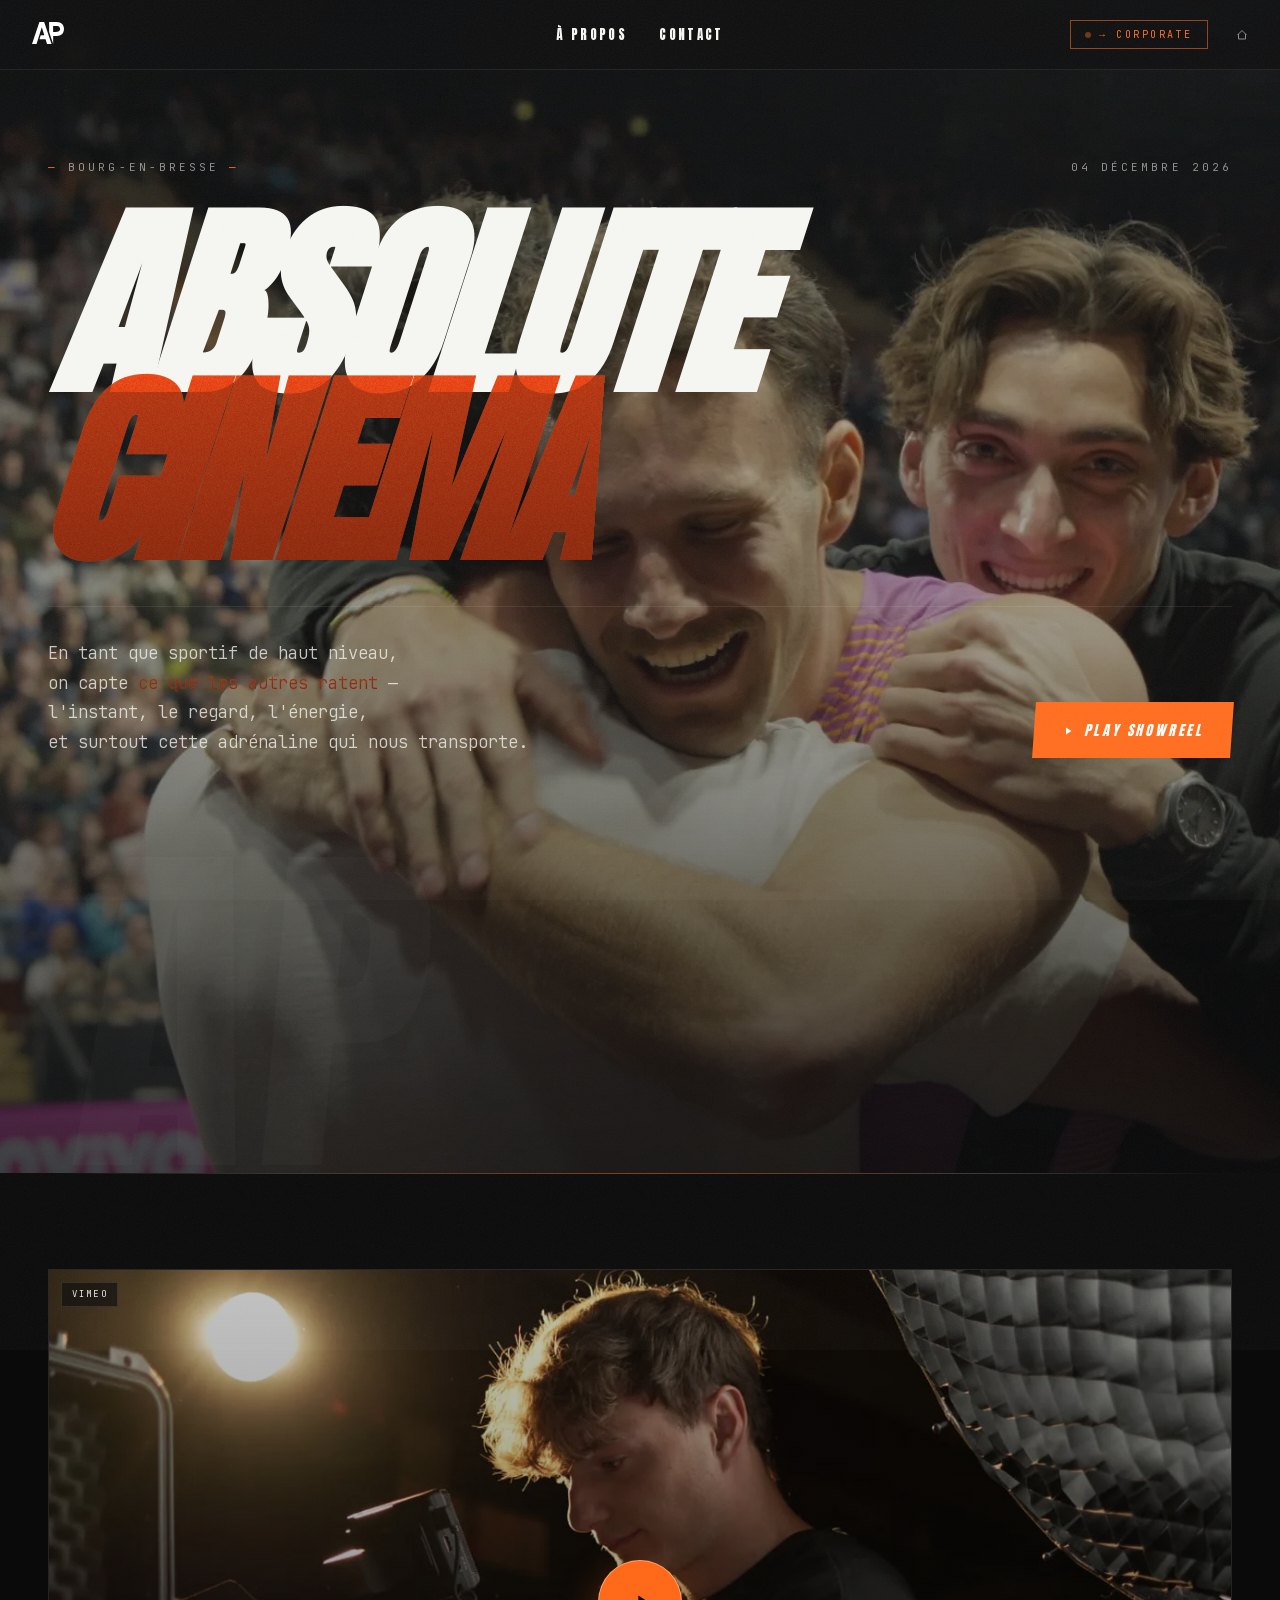
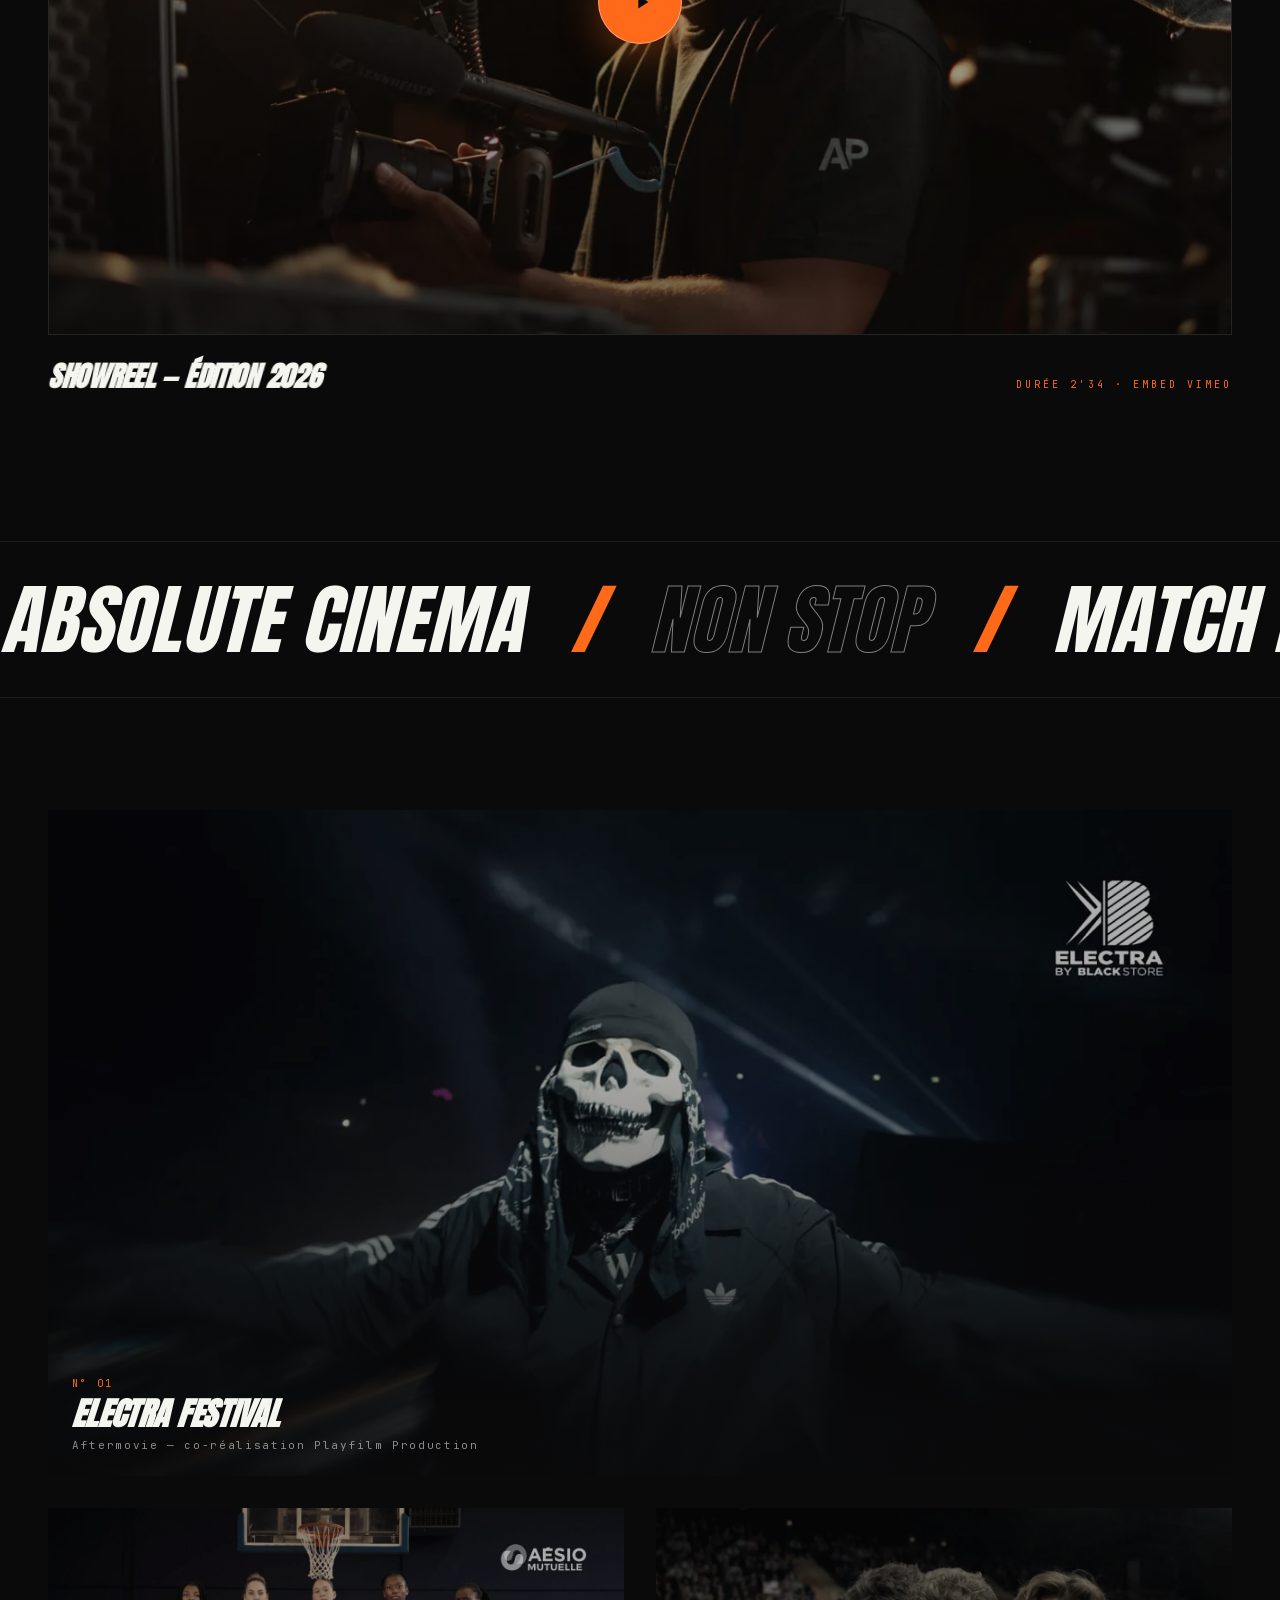
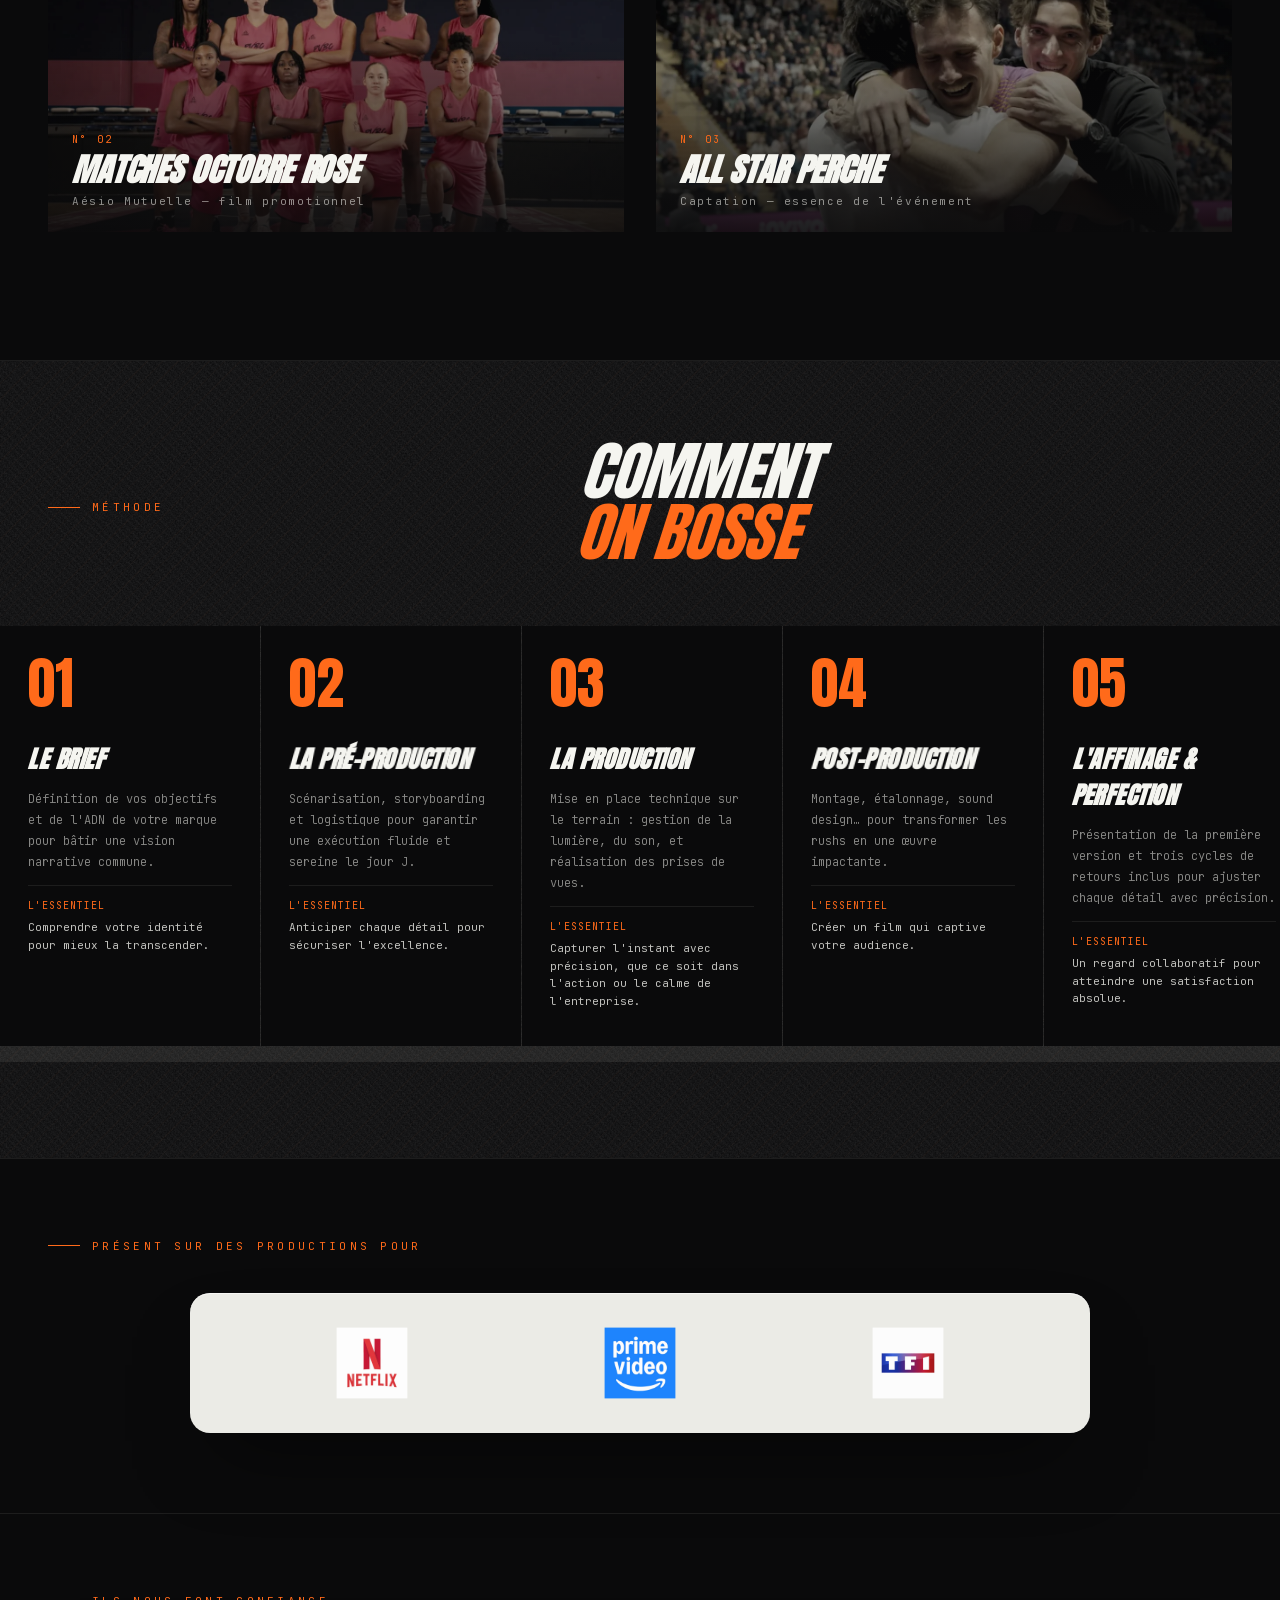
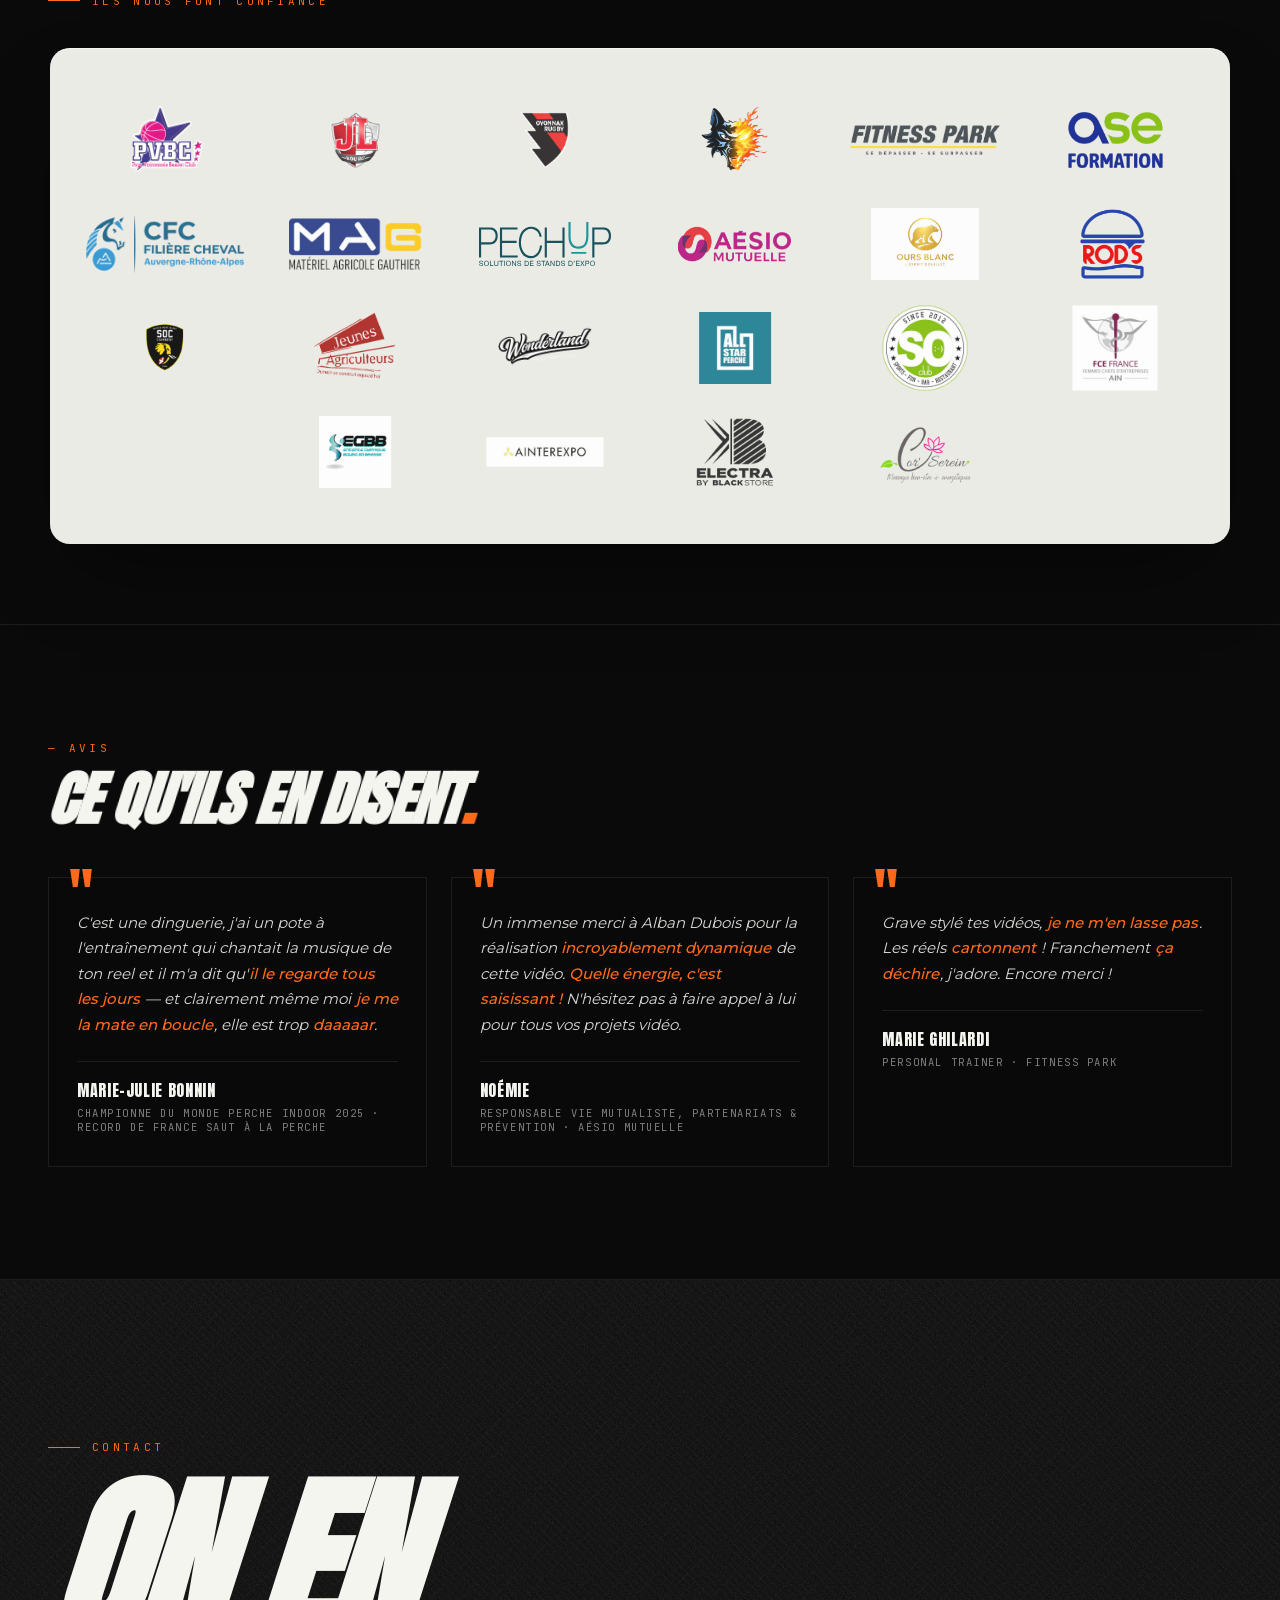
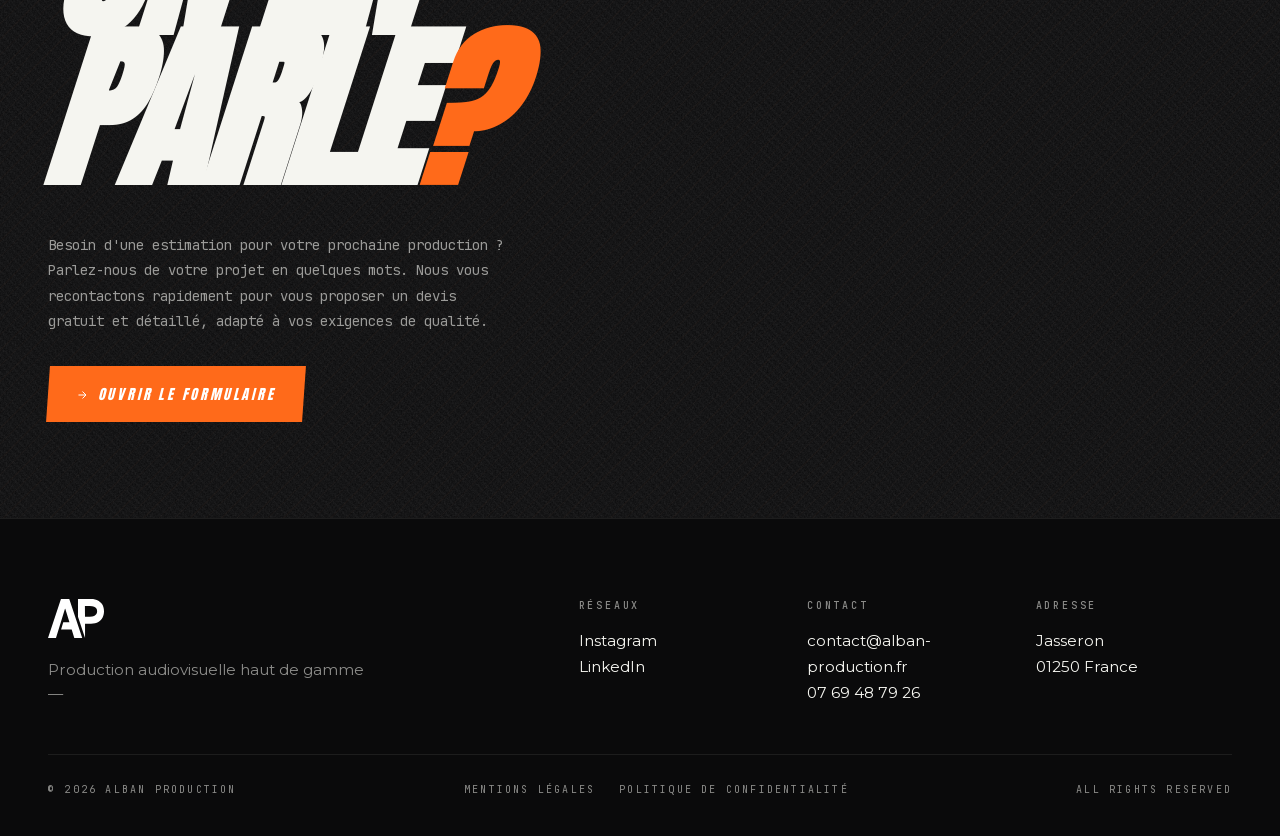
<file: sport.html>
<!DOCTYPE html>
<html lang="fr">
<head>
<meta charset="UTF-8">
<meta name="viewport" content="width=device-width, initial-scale=1.0">
<title>Vidéaste sport &amp; événementiel — Bourg-en-Bresse | Alban Production</title>
<meta name="description" content="Captations sportives et événementielles à Bourg-en-Bresse et en Auvergne-Rhône-Alpes. Aftermovies, films de club, contenus réseaux sociaux : une écriture cinématique au service de l'intensité du sport.">
<meta name="author" content="Alban Dubois">
<!-- Preuve de propriété pour la Search Console de Google (méthode « balise HTML »,
     13 août 2026). Ce n'est pas un secret : la balise est publique par nature.
     Ne pas la retirer — Google revérifie périodiquement, et la propriété serait
     perdue, avec l'historique de performances qui va avec. -->
<meta name="google-site-verification" content="782qQTSrLFsS3xoEdYmQMaeFbhl7r28yD8CcuYY8qZE">
<link rel="canonical" href="https://alban-production.fr/sport">

<meta property="og:type" content="website">
<meta property="og:site_name" content="Alban Production">
<meta property="og:title" content="Vidéaste sport &amp; événementiel — Bourg-en-Bresse | Alban Production">
<meta property="og:description" content="Captations sportives et événementielles à Bourg-en-Bresse et en Auvergne-Rhône-Alpes. Aftermovies, films de club, contenus réseaux sociaux : une écriture cinématique au service de l'intensité du sport.">
<meta property="og:locale" content="fr_FR">
<meta property="og:url" content="https://alban-production.fr/sport">
<meta property="og:image" content="https://alban-production.fr/og-image.jpg">

<meta name="twitter:card" content="summary_large_image">
<meta name="twitter:title" content="Vidéaste sport &amp; événementiel — Bourg-en-Bresse | Alban Production">
<meta name="twitter:description" content="Captations sportives et événementielles à Bourg-en-Bresse et en Auvergne-Rhône-Alpes. Aftermovies, films de club, contenus réseaux sociaux : une écriture cinématique au service de l'intensité du sport.">
<meta name="twitter:image" content="https://alban-production.fr/og-image.jpg">

<!-- Favicon. L'ancienne version ne déclarait qu'un SVG, au format 4748×3254 :
     Google n'accepte qu'une icône carrée, et son robot cherche d'abord
     /favicon.ico — absent, d'où le globe générique dans les résultats.
     Désormais : SVG carré pour les navigateurs récents, PNG en 48 et 192
     (Google exige un multiple de 48), et un vrai favicon.ico à la racine. -->
<link rel="icon" type="image/svg+xml" href="/favicon.svg">
<link rel="icon" type="image/png" sizes="192x192" href="/favicon-192.png">
<link rel="icon" type="image/png" sizes="48x48" href="/favicon-48.png">
<link rel="apple-touch-icon" sizes="180x180" href="/apple-touch-icon.png">
<meta name="theme-color" content="#0a0a0b">

<!-- ATTENTION : les noms des fichiers de polices sont inversés par rapport à leur
     contenu. Ceux nommés « -ext » portent le jeu latin de base, celui qui écrit
     le texte français ; ceux sans suffixe portent le latin étendu, qu'aucun
     caractère du site n'utilise. Précharger les seconds revenait à télécharger
     132 Ko en priorité haute pour rien, sans accélérer l'affichage du texte.
     Vérifier la plage unicode-range dans fonts.css avant de toucher à ces deux
     lignes, pas le nom du fichier. -->
<link rel="preload" href="/assets/fonts/montserrat-400-ext.woff2" as="font" type="font/woff2" crossorigin>
<link rel="preload" href="/assets/fonts/montserrat-600-ext.woff2" as="font" type="font/woff2" crossorigin>
<link rel="stylesheet" href="/assets/fonts.css?v=96394fb1">
<link rel="stylesheet" href="/assets/styles.css?v=dcc7e7b3">

<script type="application/ld+json">
{
  "@context": "https://schema.org",
  "@type": "ProfessionalService",
  "@id": "https://alban-production.fr/#alban-production",
  "name": "Alban Production",
  "description": "Production audiovisuelle haut de gamme à Bourg-en-Bresse : films d'entreprise, brand films, captations sportives et événementielles.",
  "url": "https://alban-production.fr/",
  "image": "https://alban-production.fr/og-image.jpg",
  "logo": "https://alban-production.fr/icone.svg",
  "email": "contact@alban-production.fr",
  "telephone": "+33769487926",
  "vatID": "FR01921617528",
  "taxID": "92161752800028",
  "founder": { "@type": "Person", "name": "Alban Dubois", "jobTitle": "Réalisateur et chef opérateur" },
  "address": {
    "@type": "PostalAddress",
    "addressLocality": "Jasseron",
    "postalCode": "01250",
    "addressRegion": "Auvergne-Rhône-Alpes",
    "addressCountry": "FR"
  },
  "areaServed": [
    { "@type": "AdministrativeArea", "name": "Auvergne-Rhône-Alpes" },
    { "@type": "Country", "name": "France" }
  ],
  "openingHoursSpecification": [{
    "@type": "OpeningHoursSpecification",
    "dayOfWeek": ["Monday", "Tuesday", "Wednesday", "Thursday", "Friday"],
    "opens": "09:00",
    "closes": "17:00"
  }],
  "sameAs": [
    "https://www.instagram.com/alban.production/",
    "https://www.linkedin.com/in/alban-production"
  ],
  "makesOffer": [
    { "@type": "Offer", "itemOffered": { "@type": "Service", "name": "Film d'entreprise" } },
    { "@type": "Offer", "itemOffered": { "@type": "Service", "name": "Brand film" } },
    { "@type": "Offer", "itemOffered": { "@type": "Service", "name": "Captation sportive" } },
    { "@type": "Offer", "itemOffered": { "@type": "Service", "name": "Aftermovie événementiel" } }
  ]
}
</script>
<script type="application/ld+json">
{
  "@context": "https://schema.org",
  "@type": "BreadcrumbList",
  "itemListElement": [
    { "@type": "ListItem", "position": 1, "name": "Accueil", "item": "https://alban-production.fr/" },
    { "@type": "ListItem", "position": 2, "name": "Sport & événements", "item": "https://alban-production.fr/sport" }
  ]
}
</script>
</head>
<body data-page="sport">
<a class="skip-link" href="#sport">Aller au contenu principal</a>

<div class="grain" id="grain"></div>

<nav class="topnav" id="topnav" style="display:none;">
  <div class="nav-left">
    <a class="brand" href="/" aria-label="Accueil">
      <img src="/icone.svg" alt="Alban Production" class="brand-logo" width="32" height="22">
    </a>
  </div>
  <div class="nav-middle" id="nav-middle"></div>
  <div class="nav-right" id="nav-right"></div>
</nav>

<main id="sport" class="view active">

  <!-- Hero -->
  <section class="sport-hero title-tex-sport" id="showreel">
    <!-- Vidéo d'arrière-plan : voir le commentaire de la page Corporate. -->
    <div class="sport-hero-bg" aria-hidden="true"
         data-hero-video="https://player.vimeo.com/video/1168488366?background=1&amp;autoplay=1&amp;loop=1&amp;muted=1&amp;dnt=1"
         data-hero-video-title="Sport background"></div>
    <div class="sport-hero-meta">
      <div class="left">
        <span class="accent">—</span> Bourg-en-Bresse <span class="accent">—</span>
      </div>
      <div class="right">
        <span id="sport-hero-date">—</span>
      </div>
    </div>

    <div class="sport-h1-wrap">
      <h1 class="sport-h1">
        Absolute<br>
        <span class="red">Cinema</span>
      </h1>

    </div>

    <div class="sport-hero-foot">
      <p class="sport-hero-desc">
        En tant que sportif de haut niveau,<br>
        on capte <em>ce que les autres ratent</em> —<br>
        l'instant, le regard, l'énergie,<br>
        et surtout cette adrénaline qui nous transporte.
      </p>
      <button class="btn-sport" onclick="document.getElementById('sport-reel').scrollIntoView({behavior:'smooth'})">
        <span>
          <svg width="12" height="12" viewBox="0 0 24 24" fill="currentColor"><path d="M8 5v14l11-7z"/></svg>
          Play Showreel
        </span>
      </button>
    </div>

    <div class="sport-watermark">AP</div>
  </section>

  <!-- Showreel -->
  <section class="sport-reel-wrap" id="sport-reel">
    <div class="sport-reel" data-video="https://vimeo.com/1146874775" data-video-label="Vimeo">
      <picture><source srcset="/vignettes/1146874775.webp" type="image/webp"><img src="/vignettes/1146874775.jpg" alt="Showreel sport 2024" loading="lazy" width="1280" height="720"></picture>
      <div class="showreel-overlay">
        <div class="play-btn">
          <svg width="22" height="22" viewBox="0 0 24 24" fill="currentColor"><path d="M8 5v14l11-7z"/></svg>
        </div>
      </div>
    </div>
    <div class="sport-reel-footer">
      <h3>Showreel — Édition <span id="reel-year"></span></h3>
      <span>Durée 2'34 · Embed Vimeo</span>
    </div>
  </section>

  <!-- Marquee -->
  <div class="sport-marquee marquee">
    <div class="marquee-track">
      <span>Absolute Cinema</span>
      <span class="red">/</span>
      <span class="outlined">Non stop</span>
      <span class="red">/</span>
      <span>Match Day</span>
      <span class="red">/</span>
      <span class="outlined">Inside Team</span>
      <span class="red">/</span>
      <span>Absolute Cinema</span>
      <span class="red">/</span>
      <span class="outlined">Non stop</span>
      <span class="red">/</span>
      <span>Match Day</span>
      <span class="red">/</span>
      <span class="outlined">Inside Team</span>
      <span class="red">/</span>
      <span>Absolute Cinema</span>
      <span class="red">/</span>
      <span class="outlined">Non stop</span>
      <span class="red">/</span>
    </div>
  </div>

  <!-- Projects bento -->
  <section class="sport-projects" id="sport-showreel">
    <div class="sport-bento">
      <article class="sport-project proj-tall"
               data-video="https://vimeo.com/1214223229"
               data-video-label="Vimeo"
               data-client="Electra Festival"
               data-year="2025"
               data-format="Aftermovie festival — co-réalisation avec Playfilm Production"
               data-brief="Retransmettre l'énergie brute du festival et donner envie de venir sur la prochaine édition, à travers un aftermovie ultra-dynamique, rythmé et immersif."
               data-challenges="Être au bon endroit au bon moment pour capturer les plus belles images du show. Tournage en équipe avec Playfilm Production pour couvrir l'intégralité de l'événement et ne rater aucun temps fort — public, artistes, coulisses, décors.">
        <picture><source srcset="/vignettes/1214223229.webp" type="image/webp"><img src="/vignettes/1214223229.jpg" alt="Aftermovie Electra Festival" loading="lazy" width="1280" height="720"></picture>
        <div class="sport-project-content">
          <div class="sport-project-meta">
            <span class="accent">N° 01</span>
          </div>
          <h3 class="sport-project-title">Electra Festival</h3>
          <p class="sport-project-sub">Aftermovie — co-réalisation Playfilm Production</p>
        </div>
      </article>

      <article class="sport-project"
               data-video="https://vimeo.com/1136420360"
               data-video-label="Vimeo"
               data-client="Aésio Mutuelle"
               data-year="2024"
               data-format="Film promotionnel"
               data-brief="Couvrir la tournée Octobre Rose d'Aésio Mutuelle — sensibilisation au dépistage du cancer du sein à travers une série de matches caritatifs."
               data-challenges="Réunir les 5 équipes à travers des transitions fluides et impactantes, pour condenser la tournée en un film promotionnel cohérent et fédérateur.">
        <picture><source srcset="/vignettes/1136420360.webp" type="image/webp"><img src="/vignettes/1136420360.jpg" alt="Matches Octobre Rose" loading="lazy" width="1280" height="720"></picture>
        <div class="sport-project-content">
          <div class="sport-project-meta">
            <span class="accent">N° 02</span>
          </div>
          <h3 class="sport-project-title">Matches Octobre Rose</h3>
          <p class="sport-project-sub">Aésio Mutuelle — film promotionnel</p>
        </div>
      </article>

      <article class="sport-project"
               data-video="https://vimeo.com/1168488366"
               data-video-label="Vimeo"
               data-client="All Star Perche"
               data-year="2024"
               data-format="Captation événementielle"
               data-brief="Capturer l'essence du All Star Perche — l'énergie du public, la concentration des athlètes et l'intensité de chaque tentative."
               data-challenges="Suivre l'action au plus près sans gêner les sauteurs, puis monter et livrer les meilleurs sauts de chaque athlète pour les réseaux le jour même.">
        <picture><source srcset="/vignettes/1168488366.webp" type="image/webp"><img src="/vignettes/1168488366.jpg" alt="All Star Perche" loading="lazy" width="1280" height="720"></picture>
        <div class="sport-project-content">
          <div class="sport-project-meta">
            <span class="accent">N° 03</span>
          </div>
          <h3 class="sport-project-title">All Star Perche</h3>
          <p class="sport-project-sub">Captation — essence de l'événement</p>
        </div>
      </article>
    </div>
  </section>

  <!-- Process -->
  <section class="sport-process tex-asphalt" id="sport-process">
    <div class="sport-process-head">
      <div class="section-head">
        <div><div class="sport-stats-label">Méthode</div></div>
        <h2 style="font-family:var(--font-display);font-style:italic;font-size:clamp(2.5rem,5vw,4.5rem);line-height:0.95;text-transform:uppercase;transform:skewX(-4deg);color:#f5f5f0;letter-spacing:-0.01em;">
          Comment<br><span style="color:var(--accent)">on bosse</span>
        </h2>
      </div>
    </div>

    <div class="sport-process-row">
      <div class="sport-process-step">
        <span class="num">01</span>
        <div>
          <h4 class="title">Le Brief</h4>
          <p class="desc">Définition de vos objectifs et de l'ADN de votre marque pour bâtir une vision narrative commune.</p>
          <p class="essentiel"><b>L'essentiel</b>Comprendre votre identité pour mieux la transcender.</p>
        </div>
      </div>
      <div class="sport-process-step">
        <span class="num">02</span>
        <div>
          <h4 class="title">La Pré-Production</h4>
          <p class="desc">Scénarisation, storyboarding et logistique pour garantir une exécution fluide et sereine le jour J.</p>
          <p class="essentiel"><b>L'essentiel</b>Anticiper chaque détail pour sécuriser l'excellence.</p>
        </div>
      </div>
      <div class="sport-process-step">
        <span class="num">03</span>
        <div>
          <h4 class="title">La Production</h4>
          <p class="desc">Mise en place technique sur le terrain : gestion de la lumière, du son, et réalisation des prises de vues.</p>
          <p class="essentiel"><b>L'essentiel</b>Capturer l'instant avec précision, que ce soit dans l'action ou le calme de l'entreprise.</p>
        </div>
      </div>
      <div class="sport-process-step">
        <span class="num">04</span>
        <div>
          <h4 class="title">Post-production</h4>
          <p class="desc">Montage, étalonnage, sound design… pour transformer les rushs en une œuvre impactante.</p>
          <p class="essentiel"><b>L'essentiel</b>Créer un film qui captive votre audience.</p>
        </div>
      </div>
      <div class="sport-process-step">
        <span class="num">05</span>
        <div>
          <h4 class="title">L'Affinage &amp; Perfection</h4>
          <p class="desc">Présentation de la première version et trois cycles de retours inclus pour ajuster chaque détail avec précision.</p>
          <p class="essentiel"><b>L'essentiel</b>Un regard collaboratif pour atteindre une satisfaction absolue.</p>
        </div>
      </div>
      <div class="sport-process-step">
        <span class="num">06</span>
        <div>
          <h4 class="title">La Livraison Finale</h4>
          <p class="desc">Exportation de vos vidéos dans tous les formats nécessaires (horizontal, vertical). Envoi des fichiers via un lien sécurisé pour une utilisation immédiate.</p>
          <p class="essentiel"><b>L'essentiel</b>Des fichiers prêts à l'emploi et parfaitement optimisés pour vos plateformes.</p>
        </div>
      </div>
    </div>
  </section>

  <!-- Présent sur des productions pour -->
  <section class="sport-clients broadcasters" id="sport-broadcasters">
    <div class="label">Présent sur des productions pour</div>
    <div class="clients-scatter broadcasters-row">
      <div class="logo wide"><picture><source srcset="/logos/netflix.webp" type="image/webp"><img src="/logos/netflix.png" alt="Netflix" loading="lazy" width="320" height="319"></picture></div>
      <div class="logo wide"><picture><source srcset="/logos/amazon-prime-video.webp" type="image/webp"><img src="/logos/amazon-prime-video.png" alt="Amazon Prime Video" loading="lazy" width="400" height="400"></picture></div>
      <div class="logo wide"><picture><source srcset="/logos/tf1.webp" type="image/webp"><img src="/logos/tf1.png" alt="TF1" loading="lazy" width="400" height="400"></picture></div>
    </div>
  </section>

  <!-- Clients grid -->
  <section class="sport-clients" id="sport-clients">
    <div class="label">Ils nous font confiance</div>
    <div class="clients-scatter">
      <div class="logo compact"><picture><source srcset="/logos/jl-bourg-basket.webp" type="image/webp"><img src="/logos/jl-bourg-basket.png" alt="JL Bourg Basket" loading="lazy" width="350" height="400"></picture></div>
      <div class="logo compact"><picture><source srcset="/logos/oyonnax-rugby.webp" type="image/webp"><img src="/logos/oyonnax-rugby.png" alt="Oyonnax Rugby" loading="lazy" width="351" height="400"></picture></div>
      <div class="logo"><picture><source srcset="/logos/bruleurs-de-loups.webp" type="image/webp"><img src="/logos/bruleurs-de-loups.png" alt="Brûleurs de Loups de Grenoble" loading="lazy" width="250" height="250"></picture></div>
      <div class="logo"><picture><source srcset="/logos/fitness-park.webp" type="image/webp"><img src="/logos/fitness-park.png" alt="Fitness Park" loading="lazy" width="400" height="81"></picture></div>
      <div class="logo"><picture><source srcset="/logos/pvbc.webp" type="image/webp"><img src="/logos/pvbc.png" alt="PVBC" loading="lazy" width="400" height="323"></picture></div>
      <div class="logo compact"><picture><source srcset="/logos/ase-formation.webp" type="image/webp"><img src="/logos/ase-formation.png" alt="ASE Formation" loading="lazy" width="400" height="238"></picture></div>
      <div class="logo wide"><picture><source srcset="/logos/cfc-filiere-cheval-aura.webp" type="image/webp"><img src="/logos/cfc-filiere-cheval-aura.png" alt="CFC Aura" loading="lazy" width="400" height="180"></picture></div>
      <div class="logo tight"><picture><source srcset="/logos/mag.webp" type="image/webp"><img src="/logos/mag.png" alt="MAG" loading="lazy" width="400" height="155"></picture></div>
      <div class="logo tight"><img src="/logos/pechup.svg" alt="Pech'Up" loading="lazy" width="277" height="93"></div>
      <div class="logo xxl"><picture><source srcset="/logos/aesio-mutuelle.webp" type="image/webp"><img src="/logos/aesio-mutuelle.png" alt="Aésio Mutuelle" loading="lazy" width="400" height="279"></picture></div>
      <div class="logo"><picture><source srcset="/logos/ours-blanc.webp" type="image/webp"><img src="/logos/ours-blanc.png" alt="Ours Blanc" loading="lazy" width="400" height="266"></picture></div>
      <div class="logo"><img src="/logos/rods.webp" alt="Rods 2024" loading="lazy" width="512" height="512"></div>
      <div class="logo compact"><picture><source srcset="/logos/kal.webp" type="image/webp"><img src="/logos/kal.png" alt="Kal" loading="lazy" width="352" height="400"></picture></div>
      <div class="logo"><picture><source srcset="/logos/jeunes-agriculteurs.webp" type="image/webp"><img src="/logos/jeunes-agriculteurs.png" alt="JA" loading="lazy" width="400" height="346"></picture></div>
      <div class="logo wide"><img src="/logos/wonderland.webp" alt="Wonderland 2026" loading="lazy" width="1536" height="424"></div>
      <div class="logo"><picture><source srcset="/logos/all-star-perche.webp" type="image/webp"><img src="/logos/all-star-perche.jpg" alt="All Star Perche" loading="lazy" width="400" height="400"></picture></div>
      <div class="logo wide"><picture><source srcset="/logos/ainterexpo.webp" type="image/webp"><img src="/logos/ainterexpo.png" alt="Ainterexpo" loading="lazy" width="400" height="400"></picture></div>
      <div class="logo wide"><picture><source srcset="/logos/so-club.webp" type="image/webp"><img src="/logos/so-club.jpg" alt="SO Club" loading="lazy" width="400" height="400"></picture></div>
      <div class="logo"><img src="/logos/fce-france-ain.png" alt="FCE France — Ain" loading="lazy" width="225" height="225"></div>
      <div class="logo compact"><picture><source srcset="/logos/egbb-bourg-en-bresse.webp" type="image/webp"><img src="/logos/egbb-bourg-en-bresse.jpeg" alt="EGBB Bourg-en-Bresse" loading="lazy" width="400" height="100"></picture></div>
      <div class="logo"><picture><source srcset="/logos/electra-festival.webp" type="image/webp"><img src="/logos/electra-festival.png" alt="Electra Festival" loading="lazy" width="400" height="364"></picture></div>
      <div class="logo xxl"><picture><source srcset="/logos/cor-serein.webp" type="image/webp"><img src="/logos/cor-serein.png" alt="Cor Serein" loading="lazy" width="400" height="400"></picture></div>
    </div>
  </section>

  <!-- Testimonials -->
  <section class="sport-avis" id="sport-avis">
    <div class="sport-avis-head">
      <span class="sport-avis-kicker">— Avis</span>
      <h2 class="sport-avis-title">Ce qu'ils en disent<span style="color:var(--accent);">.</span></h2>
    </div>
    <div class="sport-avis-grid">
      <figure class="sport-avis-card">
        <blockquote>C'est une dinguerie, j'ai un pote à l'entraînement qui chantait la musique de ton reel et il m'a dit qu'<mark>il le regarde tous les jours</mark> — et clairement même moi <mark>je me la mate en boucle</mark>, elle est trop <mark>daaaaar</mark>.</blockquote>
        <figcaption>
          <span class="who">Marie-Julie Bonnin</span>
          <span class="role">Championne du monde perche indoor 2025 · Record de France saut à la perche</span>
        </figcaption>
      </figure>
      <figure class="sport-avis-card">
        <blockquote>Un immense merci à Alban Dubois pour la réalisation <mark>incroyablement dynamique</mark> de cette vidéo. <mark>Quelle énergie, c'est saisissant&nbsp;!</mark> N'hésitez pas à faire appel à lui pour tous vos projets vidéo.</blockquote>
        <figcaption>
          <span class="who">Noémie</span>
          <span class="role">Responsable Vie Mutualiste, Partenariats &amp; Prévention · AÉSIO Mutuelle</span>
        </figcaption>
      </figure>
      <figure class="sport-avis-card">
        <blockquote>Grave stylé tes vidéos, <mark>je ne m'en lasse pas</mark>. Les réels <mark>cartonnent</mark>&nbsp;! Franchement <mark>ça déchire</mark>, j'adore. Encore merci&nbsp;!</blockquote>
        <figcaption>
          <span class="who">Marie Ghilardi</span>
          <span class="role">Personal Trainer · Fitness Park</span>
        </figcaption>
      </figure>
    </div>
  </section>

  <!-- Contact -->
  <section class="sport-contact tex-asphalt title-tex-sport" id="contact">
    <div class="label">Contact</div>
    <h2>On en<br>parle<span class="q">?</span></h2>
    <p style="font-family:var(--font-mono);font-size:14px;color:rgba(245,245,240,0.6);max-width:58ch;line-height:1.8;margin-bottom:2rem;">
      Besoin d'une estimation pour votre prochaine production ? Parlez-nous de votre projet en quelques mots. Nous vous recontactons rapidement pour vous proposer un devis gratuit et détaillé, adapté à vos exigences de qualité.
    </p>
    <div class="sport-contact-ctas">
      <a href="/contact" class="btn-sport">
        <span>
          <svg width="12" height="12" viewBox="0 0 24 24" fill="none" stroke="currentColor" stroke-width="2"><path d="M5 12h14"/><path d="M13 5l7 7-7 7"/></svg>
          Ouvrir le formulaire
        </span>
      </a>
    </div>
  </section>

    <footer class="site-footer">
    <div class="site-footer-inner">
      <div class="site-footer-top">
        <div class="site-footer-brand">
          <img src="/icone.svg" alt="Alban Production" width="56" height="38">
          <p class="tagline">Production audiovisuelle haut de gamme —</p>
        </div>
        <div class="site-footer-cols">
          <div class="site-footer-col">
            <h4>Réseaux</h4>
            <a href="https://www.instagram.com/alban.production/" target="_blank" rel="noopener">Instagram</a>
            <a href="https://www.linkedin.com/in/alban-production" target="_blank" rel="noopener">LinkedIn</a>
          </div>
          <div class="site-footer-col">
            <h4>Contact</h4>
            <a href="mailto:contact@alban-production.fr">contact@alban-production.fr</a>
            <a href="tel:+33769487926">07 69 48 79 26</a>
          </div>
          <div class="site-footer-col">
            <h4>Adresse</h4>
            <span class="line">Jasseron</span>
            <span class="line">01250 France</span>
          </div>
        </div>
      </div>
      <div class="site-footer-bottom">
        <span>© 2026 Alban Production</span>
        <nav class="site-footer-legal" aria-label="Informations légales">
          <a href="/mentions-legales">Mentions légales</a>
          <a href="/politique-de-confidentialite">Politique de confidentialité</a>
        </nav>
        <span>All rights reserved</span>
      </div>
    </div>
  </footer>

</main>

<div class="sp-modal" id="sp-modal" aria-hidden="true" role="dialog" aria-modal="true" aria-labelledby="sp-modal-title">
  <div class="sp-modal-backdrop" data-sp-close></div>
  <div class="sp-modal-panel">
    <button class="sp-modal-close" type="button" aria-label="Fermer" data-sp-close>×</button>
    <div class="sp-modal-video" id="sp-modal-video"></div>
    <aside class="sp-modal-info">
      <div class="sp-modal-eyebrow"><span class="accent" id="sp-modal-num">N° 01</span></div>
      <h3 class="sp-modal-title" id="sp-modal-title">—</h3>
      <p class="sp-modal-sub" id="sp-modal-sub">—</p>
      <dl class="sp-modal-list">
        <div><dt>Client</dt><dd id="sp-modal-client">—</dd></div>
        <div><dt>Format</dt><dd id="sp-modal-format">—</dd></div>
        <div><dt>Pourquoi</dt><dd id="sp-modal-brief">—</dd></div>
        <div><dt>Défis</dt><dd id="sp-modal-challenges">—</dd></div>
      </dl>
    </aside>
  </div>
</div>

<script src="/assets/app.js?v=f77fb2f0" defer></script>
</body>
</html>
</file>
<file: assets/fonts.css>
/* ═══════════════════════════════════════════════
   POLICES AUTO-HÉBERGÉES
   Servies depuis ce serveur plutôt que depuis Google Fonts :
   aucune adresse IP de visiteur n'est transmise à un tiers (RGPD),
   et le rendu est plus rapide (une requête réseau de moins).
   Sous-ensembles latin + latin-ext uniquement.
═══════════════════════════════════════════════ */

@font-face {
  font-family: 'Anton';
  font-style: normal;
  font-weight: 400;
  font-display: swap;
  src: url('/assets/fonts/anton-400.woff2') format('woff2');
  unicode-range: U+0100-02BA, U+02BD-02C5, U+02C7-02CC, U+02CE-02D7, U+02DD-02FF, U+0304, U+0308, U+0329, U+1D00-1DBF, U+1E00-1E9F, U+1EF2-1EFF, U+2020, U+20A0-20AB, U+20AD-20C0, U+2113, U+2C60-2C7F, U+A720-A7FF;
}
@font-face {
  font-family: 'Anton';
  font-style: normal;
  font-weight: 400;
  font-display: swap;
  src: url('/assets/fonts/anton-400-ext.woff2') format('woff2');
  unicode-range: U+0000-00FF, U+0131, U+0152-0153, U+02BB-02BC, U+02C6, U+02DA, U+02DC, U+0304, U+0308, U+0329, U+2000-206F, U+20AC, U+2122, U+2191, U+2193, U+2212, U+2215, U+FEFF, U+FFFD;
}
@font-face {
  font-family: 'Instrument Serif';
  font-style: italic;
  font-weight: 400;
  font-display: swap;
  src: url('/assets/fonts/instrument-serif-400-italic.woff2') format('woff2');
  unicode-range: U+0100-02BA, U+02BD-02C5, U+02C7-02CC, U+02CE-02D7, U+02DD-02FF, U+0304, U+0308, U+0329, U+1D00-1DBF, U+1E00-1E9F, U+1EF2-1EFF, U+2020, U+20A0-20AB, U+20AD-20C0, U+2113, U+2C60-2C7F, U+A720-A7FF;
}
@font-face {
  font-family: 'Instrument Serif';
  font-style: italic;
  font-weight: 400;
  font-display: swap;
  src: url('/assets/fonts/instrument-serif-400-italic-ext.woff2') format('woff2');
  unicode-range: U+0000-00FF, U+0131, U+0152-0153, U+02BB-02BC, U+02C6, U+02DA, U+02DC, U+0304, U+0308, U+0329, U+2000-206F, U+20AC, U+2122, U+2191, U+2193, U+2212, U+2215, U+FEFF, U+FFFD;
}
@font-face {
  font-family: 'Instrument Serif';
  font-style: normal;
  font-weight: 400;
  font-display: swap;
  src: url('/assets/fonts/instrument-serif-400.woff2') format('woff2');
  unicode-range: U+0100-02BA, U+02BD-02C5, U+02C7-02CC, U+02CE-02D7, U+02DD-02FF, U+0304, U+0308, U+0329, U+1D00-1DBF, U+1E00-1E9F, U+1EF2-1EFF, U+2020, U+20A0-20AB, U+20AD-20C0, U+2113, U+2C60-2C7F, U+A720-A7FF;
}
@font-face {
  font-family: 'Instrument Serif';
  font-style: normal;
  font-weight: 400;
  font-display: swap;
  src: url('/assets/fonts/instrument-serif-400-ext.woff2') format('woff2');
  unicode-range: U+0000-00FF, U+0131, U+0152-0153, U+02BB-02BC, U+02C6, U+02DA, U+02DC, U+0304, U+0308, U+0329, U+2000-206F, U+20AC, U+2122, U+2191, U+2193, U+2212, U+2215, U+FEFF, U+FFFD;
}
@font-face {
  font-family: 'JetBrains Mono';
  font-style: normal;
  font-weight: 300;
  font-display: swap;
  src: url('/assets/fonts/jetbrains-mono-300.woff2') format('woff2');
  unicode-range: U+0100-02BA, U+02BD-02C5, U+02C7-02CC, U+02CE-02D7, U+02DD-02FF, U+0304, U+0308, U+0329, U+1D00-1DBF, U+1E00-1E9F, U+1EF2-1EFF, U+2020, U+20A0-20AB, U+20AD-20C0, U+2113, U+2C60-2C7F, U+A720-A7FF;
}
@font-face {
  font-family: 'JetBrains Mono';
  font-style: normal;
  font-weight: 300;
  font-display: swap;
  src: url('/assets/fonts/jetbrains-mono-300-ext.woff2') format('woff2');
  unicode-range: U+0000-00FF, U+0131, U+0152-0153, U+02BB-02BC, U+02C6, U+02DA, U+02DC, U+0304, U+0308, U+0329, U+2000-206F, U+20AC, U+2122, U+2191, U+2193, U+2212, U+2215, U+FEFF, U+FFFD;
}
@font-face {
  font-family: 'JetBrains Mono';
  font-style: normal;
  font-weight: 400;
  font-display: swap;
  src: url('/assets/fonts/jetbrains-mono-400.woff2') format('woff2');
  unicode-range: U+0100-02BA, U+02BD-02C5, U+02C7-02CC, U+02CE-02D7, U+02DD-02FF, U+0304, U+0308, U+0329, U+1D00-1DBF, U+1E00-1E9F, U+1EF2-1EFF, U+2020, U+20A0-20AB, U+20AD-20C0, U+2113, U+2C60-2C7F, U+A720-A7FF;
}
@font-face {
  font-family: 'JetBrains Mono';
  font-style: normal;
  font-weight: 400;
  font-display: swap;
  src: url('/assets/fonts/jetbrains-mono-400-ext.woff2') format('woff2');
  unicode-range: U+0000-00FF, U+0131, U+0152-0153, U+02BB-02BC, U+02C6, U+02DA, U+02DC, U+0304, U+0308, U+0329, U+2000-206F, U+20AC, U+2122, U+2191, U+2193, U+2212, U+2215, U+FEFF, U+FFFD;
}
@font-face {
  font-family: 'JetBrains Mono';
  font-style: normal;
  font-weight: 500;
  font-display: swap;
  src: url('/assets/fonts/jetbrains-mono-500.woff2') format('woff2');
  unicode-range: U+0100-02BA, U+02BD-02C5, U+02C7-02CC, U+02CE-02D7, U+02DD-02FF, U+0304, U+0308, U+0329, U+1D00-1DBF, U+1E00-1E9F, U+1EF2-1EFF, U+2020, U+20A0-20AB, U+20AD-20C0, U+2113, U+2C60-2C7F, U+A720-A7FF;
}
@font-face {
  font-family: 'JetBrains Mono';
  font-style: normal;
  font-weight: 500;
  font-display: swap;
  src: url('/assets/fonts/jetbrains-mono-500-ext.woff2') format('woff2');
  unicode-range: U+0000-00FF, U+0131, U+0152-0153, U+02BB-02BC, U+02C6, U+02DA, U+02DC, U+0304, U+0308, U+0329, U+2000-206F, U+20AC, U+2122, U+2191, U+2193, U+2212, U+2215, U+FEFF, U+FFFD;
}
@font-face {
  font-family: 'Montserrat';
  font-style: normal;
  font-weight: 300;
  font-display: swap;
  src: url('/assets/fonts/montserrat-300.woff2') format('woff2');
  unicode-range: U+0100-02BA, U+02BD-02C5, U+02C7-02CC, U+02CE-02D7, U+02DD-02FF, U+0304, U+0308, U+0329, U+1D00-1DBF, U+1E00-1E9F, U+1EF2-1EFF, U+2020, U+20A0-20AB, U+20AD-20C0, U+2113, U+2C60-2C7F, U+A720-A7FF;
}
@font-face {
  font-family: 'Montserrat';
  font-style: normal;
  font-weight: 300;
  font-display: swap;
  src: url('/assets/fonts/montserrat-300-ext.woff2') format('woff2');
  unicode-range: U+0000-00FF, U+0131, U+0152-0153, U+02BB-02BC, U+02C6, U+02DA, U+02DC, U+0304, U+0308, U+0329, U+2000-206F, U+20AC, U+2122, U+2191, U+2193, U+2212, U+2215, U+FEFF, U+FFFD;
}
@font-face {
  font-family: 'Montserrat';
  font-style: normal;
  font-weight: 400;
  font-display: swap;
  src: url('/assets/fonts/montserrat-400.woff2') format('woff2');
  unicode-range: U+0100-02BA, U+02BD-02C5, U+02C7-02CC, U+02CE-02D7, U+02DD-02FF, U+0304, U+0308, U+0329, U+1D00-1DBF, U+1E00-1E9F, U+1EF2-1EFF, U+2020, U+20A0-20AB, U+20AD-20C0, U+2113, U+2C60-2C7F, U+A720-A7FF;
}
@font-face {
  font-family: 'Montserrat';
  font-style: normal;
  font-weight: 400;
  font-display: swap;
  src: url('/assets/fonts/montserrat-400-ext.woff2') format('woff2');
  unicode-range: U+0000-00FF, U+0131, U+0152-0153, U+02BB-02BC, U+02C6, U+02DA, U+02DC, U+0304, U+0308, U+0329, U+2000-206F, U+20AC, U+2122, U+2191, U+2193, U+2212, U+2215, U+FEFF, U+FFFD;
}
@font-face {
  font-family: 'Montserrat';
  font-style: normal;
  font-weight: 500;
  font-display: swap;
  src: url('/assets/fonts/montserrat-500.woff2') format('woff2');
  unicode-range: U+0100-02BA, U+02BD-02C5, U+02C7-02CC, U+02CE-02D7, U+02DD-02FF, U+0304, U+0308, U+0329, U+1D00-1DBF, U+1E00-1E9F, U+1EF2-1EFF, U+2020, U+20A0-20AB, U+20AD-20C0, U+2113, U+2C60-2C7F, U+A720-A7FF;
}
@font-face {
  font-family: 'Montserrat';
  font-style: normal;
  font-weight: 500;
  font-display: swap;
  src: url('/assets/fonts/montserrat-500-ext.woff2') format('woff2');
  unicode-range: U+0000-00FF, U+0131, U+0152-0153, U+02BB-02BC, U+02C6, U+02DA, U+02DC, U+0304, U+0308, U+0329, U+2000-206F, U+20AC, U+2122, U+2191, U+2193, U+2212, U+2215, U+FEFF, U+FFFD;
}
@font-face {
  font-family: 'Montserrat';
  font-style: normal;
  font-weight: 600;
  font-display: swap;
  src: url('/assets/fonts/montserrat-600.woff2') format('woff2');
  unicode-range: U+0100-02BA, U+02BD-02C5, U+02C7-02CC, U+02CE-02D7, U+02DD-02FF, U+0304, U+0308, U+0329, U+1D00-1DBF, U+1E00-1E9F, U+1EF2-1EFF, U+2020, U+20A0-20AB, U+20AD-20C0, U+2113, U+2C60-2C7F, U+A720-A7FF;
}
@font-face {
  font-family: 'Montserrat';
  font-style: normal;
  font-weight: 600;
  font-display: swap;
  src: url('/assets/fonts/montserrat-600-ext.woff2') format('woff2');
  unicode-range: U+0000-00FF, U+0131, U+0152-0153, U+02BB-02BC, U+02C6, U+02DA, U+02DC, U+0304, U+0308, U+0329, U+2000-206F, U+20AC, U+2122, U+2191, U+2193, U+2212, U+2215, U+FEFF, U+FFFD;
}
@font-face {
  font-family: 'Montserrat';
  font-style: normal;
  font-weight: 700;
  font-display: swap;
  src: url('/assets/fonts/montserrat-700.woff2') format('woff2');
  unicode-range: U+0100-02BA, U+02BD-02C5, U+02C7-02CC, U+02CE-02D7, U+02DD-02FF, U+0304, U+0308, U+0329, U+1D00-1DBF, U+1E00-1E9F, U+1EF2-1EFF, U+2020, U+20A0-20AB, U+20AD-20C0, U+2113, U+2C60-2C7F, U+A720-A7FF;
}
@font-face {
  font-family: 'Montserrat';
  font-style: normal;
  font-weight: 700;
  font-display: swap;
  src: url('/assets/fonts/montserrat-700-ext.woff2') format('woff2');
  unicode-range: U+0000-00FF, U+0131, U+0152-0153, U+02BB-02BC, U+02C6, U+02DA, U+02DC, U+0304, U+0308, U+0329, U+2000-206F, U+20AC, U+2122, U+2191, U+2193, U+2212, U+2215, U+FEFF, U+FFFD;
}
@font-face {
  font-family: 'Playfair Display';
  font-style: italic;
  font-weight: 400;
  font-display: swap;
  src: url('/assets/fonts/playfair-display-400-italic.woff2') format('woff2');
  unicode-range: U+0100-02BA, U+02BD-02C5, U+02C7-02CC, U+02CE-02D7, U+02DD-02FF, U+0304, U+0308, U+0329, U+1D00-1DBF, U+1E00-1E9F, U+1EF2-1EFF, U+2020, U+20A0-20AB, U+20AD-20C0, U+2113, U+2C60-2C7F, U+A720-A7FF;
}
@font-face {
  font-family: 'Playfair Display';
  font-style: italic;
  font-weight: 400;
  font-display: swap;
  src: url('/assets/fonts/playfair-display-400-italic-ext.woff2') format('woff2');
  unicode-range: U+0000-00FF, U+0131, U+0152-0153, U+02BB-02BC, U+02C6, U+02DA, U+02DC, U+0304, U+0308, U+0329, U+2000-206F, U+20AC, U+2122, U+2191, U+2193, U+2212, U+2215, U+FEFF, U+FFFD;
}
@font-face {
  font-family: 'Playfair Display';
  font-style: italic;
  font-weight: 500;
  font-display: swap;
  src: url('/assets/fonts/playfair-display-500-italic.woff2') format('woff2');
  unicode-range: U+0100-02BA, U+02BD-02C5, U+02C7-02CC, U+02CE-02D7, U+02DD-02FF, U+0304, U+0308, U+0329, U+1D00-1DBF, U+1E00-1E9F, U+1EF2-1EFF, U+2020, U+20A0-20AB, U+20AD-20C0, U+2113, U+2C60-2C7F, U+A720-A7FF;
}
@font-face {
  font-family: 'Playfair Display';
  font-style: italic;
  font-weight: 500;
  font-display: swap;
  src: url('/assets/fonts/playfair-display-500-italic-ext.woff2') format('woff2');
  unicode-range: U+0000-00FF, U+0131, U+0152-0153, U+02BB-02BC, U+02C6, U+02DA, U+02DC, U+0304, U+0308, U+0329, U+2000-206F, U+20AC, U+2122, U+2191, U+2193, U+2212, U+2215, U+FEFF, U+FFFD;
}
@font-face {
  font-family: 'Playfair Display';
  font-style: italic;
  font-weight: 600;
  font-display: swap;
  src: url('/assets/fonts/playfair-display-600-italic.woff2') format('woff2');
  unicode-range: U+0100-02BA, U+02BD-02C5, U+02C7-02CC, U+02CE-02D7, U+02DD-02FF, U+0304, U+0308, U+0329, U+1D00-1DBF, U+1E00-1E9F, U+1EF2-1EFF, U+2020, U+20A0-20AB, U+20AD-20C0, U+2113, U+2C60-2C7F, U+A720-A7FF;
}
@font-face {
  font-family: 'Playfair Display';
  font-style: italic;
  font-weight: 600;
  font-display: swap;
  src: url('/assets/fonts/playfair-display-600-italic-ext.woff2') format('woff2');
  unicode-range: U+0000-00FF, U+0131, U+0152-0153, U+02BB-02BC, U+02C6, U+02DA, U+02DC, U+0304, U+0308, U+0329, U+2000-206F, U+20AC, U+2122, U+2191, U+2193, U+2212, U+2215, U+FEFF, U+FFFD;
}
@font-face {
  font-family: 'Playfair Display';
  font-style: normal;
  font-weight: 400;
  font-display: swap;
  src: url('/assets/fonts/playfair-display-400.woff2') format('woff2');
  unicode-range: U+0100-02BA, U+02BD-02C5, U+02C7-02CC, U+02CE-02D7, U+02DD-02FF, U+0304, U+0308, U+0329, U+1D00-1DBF, U+1E00-1E9F, U+1EF2-1EFF, U+2020, U+20A0-20AB, U+20AD-20C0, U+2113, U+2C60-2C7F, U+A720-A7FF;
}
@font-face {
  font-family: 'Playfair Display';
  font-style: normal;
  font-weight: 400;
  font-display: swap;
  src: url('/assets/fonts/playfair-display-400-ext.woff2') format('woff2');
  unicode-range: U+0000-00FF, U+0131, U+0152-0153, U+02BB-02BC, U+02C6, U+02DA, U+02DC, U+0304, U+0308, U+0329, U+2000-206F, U+20AC, U+2122, U+2191, U+2193, U+2212, U+2215, U+FEFF, U+FFFD;
}
@font-face {
  font-family: 'Playfair Display';
  font-style: normal;
  font-weight: 600;
  font-display: swap;
  src: url('/assets/fonts/playfair-display-600.woff2') format('woff2');
  unicode-range: U+0100-02BA, U+02BD-02C5, U+02C7-02CC, U+02CE-02D7, U+02DD-02FF, U+0304, U+0308, U+0329, U+1D00-1DBF, U+1E00-1E9F, U+1EF2-1EFF, U+2020, U+20A0-20AB, U+20AD-20C0, U+2113, U+2C60-2C7F, U+A720-A7FF;
}
@font-face {
  font-family: 'Playfair Display';
  font-style: normal;
  font-weight: 600;
  font-display: swap;
  src: url('/assets/fonts/playfair-display-600-ext.woff2') format('woff2');
  unicode-range: U+0000-00FF, U+0131, U+0152-0153, U+02BB-02BC, U+02C6, U+02DA, U+02DC, U+0304, U+0308, U+0329, U+2000-206F, U+20AC, U+2122, U+2191, U+2193, U+2212, U+2215, U+FEFF, U+FFFD;
}
</file>
<file: assets/styles.css>
/* ═══════════════════════════════════════════════
   RESET & TOKENS
═══════════════════════════════════════════════ */
*, *::before, *::after { box-sizing: border-box; margin: 0; padding: 0; }
html { scroll-behavior: smooth; -webkit-font-smoothing: antialiased; }
body {
  font-family: 'Montserrat', system-ui, sans-serif;
  font-weight: 400;
  overflow-x: hidden;
  background: #0a0a0b;
  color: #f5f5f0;
}

:root {
  /* Palette */
  --off-black: #0a0a0b;
  --ink: #111113;
  --paper: #fafaf7;
  --paper-deep: #f1f0ea;
  --muted-light: #6b6b64;
  --muted-dark: #7a7a74;
  --line-light: #e4e3dc;
  --line-dark: rgba(245,245,240,0.08);
  --accent: #ff6a1a;          /* orange dynamique */
  --accent-muted: #cc4e0d;
  --accent-deep:  #b8440a;

  /* Type */
  --font-body: 'Montserrat', system-ui, sans-serif;
  --font-sans: 'Montserrat', system-ui, sans-serif;
  --font-corp: 'Montserrat', system-ui, sans-serif;
  --font-serif: 'Playfair Display', Georgia, serif;
  --font-serif-accent: 'Instrument Serif', Georgia, serif;
  --font-display: 'Anton', Impact, sans-serif;
  --font-mono: 'JetBrains Mono', ui-monospace, monospace;

  /* Motion */
  --ease-out: cubic-bezier(0.16, 1, 0.3, 1);
  --ease-in-out: cubic-bezier(0.83, 0, 0.17, 1);
}

::selection { background: var(--accent); color: #fff; }

/* ═══════════════════════════════════════════════
   VIEW SWITCHER
═══════════════════════════════════════════════ */
.view { display: none; }
.view.active { display: block; animation: viewIn 0.7s var(--ease-out) both; }
#landing.active { display: grid; }
@keyframes viewIn { from { opacity: 0; transform: translateY(8px); } to { opacity: 1; transform: translateY(0); } }

/* ═══════════════════════════════════════════════
   GRAIN (fixed, pointer-events none)
═══════════════════════════════════════════════ */
.grain {
  position: fixed; inset: 0;
  pointer-events: none;
  z-index: 200;
  opacity: 0;
  transition: opacity 0.8s var(--ease-out);
  background-image: url("data:image/svg+xml,%3Csvg xmlns='http://www.w3.org/2000/svg' width='400' height='400'%3E%3Cfilter id='n'%3E%3CfeTurbulence type='fractalNoise' baseFrequency='0.9' numOctaves='3' stitchTiles='stitch'/%3E%3CfeColorMatrix type='saturate' values='0'/%3E%3C/filter%3E%3Crect width='400' height='400' filter='url(%23n)'/%3E%3C/svg%3E");
  mix-blend-mode: overlay;
}
.grain.on-dark { opacity: 0.08; mix-blend-mode: screen; }
.grain.on-light { opacity: 0.03; mix-blend-mode: multiply; }
.grain::before {
  content: ''; position: absolute; inset: -50%;
  background: inherit; opacity: 0.6;
  animation: grainShift 0.4s steps(1) infinite;
}
@keyframes grainShift {
  0%,100% { transform: translate(0,0); }
  25% { transform: translate(-3%, 2%); }
  50% { transform: translate(2%, -4%); }
  75% { transform: translate(-1%, 5%); }
}

/* ═══════════════════════════════════════════════
   KINETIC MARQUEE (infinite horizontal)
═══════════════════════════════════════════════ */
.marquee {
  overflow: hidden;
  white-space: nowrap;
  display: flex;
  user-select: none;
}
.marquee-track {
  display: inline-flex;
  align-items: center;
  gap: 3rem;
  padding-right: 3rem;
  animation: slide 45s linear infinite;
  will-change: transform;
}
.marquee-track.reverse { animation-direction: reverse; animation-duration: 60s; }
.marquee-track > * { flex-shrink: 0; }
@keyframes slide {
  from { transform: translateX(0); }
  to { transform: translateX(-50%); }
}

.dot {
  display: inline-block;
  width: 5px; height: 5px;
  border-radius: 50%;
  background: currentColor;
  opacity: 0.4;
  vertical-align: middle;
}

/* ═══════════════════════════════════════════════
   NAVIGATION (shared)
═══════════════════════════════════════════════ */
.topnav {
  position: fixed;
  top: 0; left: 0; right: 0;
  z-index: 100;
  display: grid;
  grid-template-columns: 1fr auto 1fr;
  align-items: center;
  padding: 1.25rem 2rem;
  backdrop-filter: blur(16px);
  -webkit-backdrop-filter: blur(16px);
  transition: background 0.4s var(--ease-out), border-color 0.4s;
}
.topnav.corp {
  background: rgba(250, 250, 247, 0.82);
  border-bottom: 1px solid var(--line-light);
  color: var(--ink);
}
.topnav.sport {
  background: rgba(10, 10, 11, 0.78);
  border-bottom: 1px solid var(--line-dark);
  color: #f5f5f0;
}
.topnav .brand {
  font-family: var(--font-display);
  font-size: 1rem;
  letter-spacing: 0.12em;
  text-transform: uppercase;
  cursor: pointer;
  background: none; border: none; color: inherit;
  padding: 0;
  transition: opacity 0.2s;
}
.topnav .brand:hover { opacity: 0.6; }
.topnav .brand .sep { color: var(--accent); margin: 0 0.5em; }

.nav-middle {
  display: flex;
  gap: 2rem;
  justify-content: center;
}
@media(max-width: 768px) { .nav-middle { display: none; } }

.topnav.corp .nav-link {
  font-family: var(--font-body);
  font-size: 13px;
  color: var(--muted-light);
  text-decoration: none;
  letter-spacing: 0.02em;
  font-weight: 400;
  transition: color 0.25s var(--ease-out);
  position: relative;
  padding-bottom: 2px;
}
.topnav.corp .nav-link::after {
  content: ''; position: absolute; left: 0; right: 0; bottom: 0;
  height: 1px; background: var(--ink);
  transform: scaleX(0); transform-origin: left;
  transition: transform 0.35s var(--ease-out);
}
.topnav.corp .nav-link:hover { color: var(--ink); }
.topnav.corp .nav-link:hover::after { transform: scaleX(1); }

.topnav.sport .nav-link {
  font-family: var(--font-display);
  font-size: 13px;
  color: #f5f5f0;
  text-decoration: none;
  letter-spacing: 0.18em;
  text-transform: uppercase;
  transition: color 0.25s var(--ease-out);
  position: relative;
}
.topnav.sport .nav-link:hover { color: var(--accent); }

.nav-right {
  display: flex;
  justify-content: flex-end;
  align-items: center;
  gap: 1rem;
}
.nav-back {
  font-family: var(--font-mono);
  font-size: 11px;
  letter-spacing: 0.2em;
  text-transform: uppercase;
  background: none; border: none; cursor: pointer;
  color: inherit; opacity: 0.55;
  transition: opacity 0.25s, transform 0.25s var(--ease-out);
  display: inline-flex; align-items: center; gap: 0.5rem;
}
.nav-back:hover { opacity: 1; transform: translateX(-2px); }

/* Status dot (perpetual pulse) */
.status {
  display: inline-flex; align-items: center; gap: 0.5rem;
  font-family: var(--font-mono);
  font-size: 10px;
  letter-spacing: 0.15em;
  text-transform: uppercase;
  opacity: 0.6;
}
.status .pulse {
  width: 6px; height: 6px;
  border-radius: 50%;
  background: var(--accent);
  animation: pulse 2.4s var(--ease-out) infinite;
}
@keyframes pulse {
  0%,100% { opacity: 1; transform: scale(1); }
  50% { opacity: 0.4; transform: scale(1.4); }
}

/* ═══════════════════════════════════════════════
   LANDING — 50/50 ASYMMETRIC
═══════════════════════════════════════════════ */
#landing {
  min-height: 100dvh;
  width: 100%;
  grid-template-rows: auto 1fr auto;
  background: var(--off-black);
  position: relative;
  overflow: hidden;
}

/* Meta bar top */
.meta-bar {
  display: grid;
  grid-template-columns: 1fr auto 1fr;
  padding: 1.5rem 2rem;
  font-family: var(--font-mono);
  font-size: 11px;
  letter-spacing: 0.18em;
  text-transform: uppercase;
  color: rgba(245,245,240,0.5);
  position: relative;
  z-index: 30;
  mix-blend-mode: difference;
}
.meta-bar .left  { text-align: left; display: flex; align-items: center; }
.meta-bar .center { text-align: center; }
.meta-bar .right { text-align: right; }
.meta-bar .meta-logo {
  height: 26px;
  width: auto;
  object-fit: contain;
  display: inline-block;
}
.topnav .brand-logo {
  height: 22px;
  width: auto;
  display: block;
  object-fit: contain;
}
.topnav.corp .brand-logo { filter: invert(1); }
.meta-bar .meta-links a {
  color: inherit;
  text-decoration: none;
  transition: color 0.3s var(--ease-out);
}
.meta-bar .meta-links a:hover { color: var(--accent); }
.meta-bar .meta-links .sep { margin: 0 0.75em; opacity: 0.4; }

/* Split screen */
.split-wrap {
  display: grid;
  grid-template-columns: 1fr 1fr;
  position: relative;
  min-height: 0;
}
.split-side {
  position: relative;
  padding: 4vh 4vw 6vh;
  display: grid;
  grid-template-rows: auto 1fr auto;
  cursor: pointer;
  overflow: hidden;
  transition: flex 0.5s var(--ease-out);
  -webkit-tap-highlight-color: rgba(255,106,26,0.2);
  touch-action: manipulation;
  user-select: none;
  -webkit-user-select: none;
}
.split-side:active { background-color: rgba(255,106,26,0.04); }
.split-sport {
  background: var(--off-black);
  color: #f5f5f0;
  border-right: 1px solid rgba(255,106,26,0.3);
}
.split-corp {
  background: var(--paper);
  color: var(--ink);
}

/* Index numeral */
.side-index {
  font-family: var(--font-mono);
  font-size: 11px;
  letter-spacing: 0.3em;
  opacity: 0.5;
  text-transform: uppercase;
  display: flex;
  gap: 0.75rem;
  align-items: center;
}
.side-index .num {
  font-family: var(--font-display);
  font-size: 1.2rem;
  letter-spacing: 0.05em;
  opacity: 0.85;
}

/* Center vertical stack */
.side-center {
  align-self: center;
  display: flex;
  flex-direction: column;
  gap: 1.5rem;
  max-width: 22rem;
  transition: transform 0.7s var(--ease-out);
}
.split-sport .side-center { transform: translateY(-1rem); }
.split-sport:hover .side-center { transform: translateY(-1.5rem); }
.split-corp:hover .side-center { transform: translateY(-0.5rem); }

.side-kicker {
  font-family: var(--font-mono);
  font-size: 11px;
  letter-spacing: 0.3em;
  text-transform: uppercase;
}
.split-sport .side-kicker { color: var(--accent); }
.split-corp  .side-kicker { color: var(--muted-light); }

.side-title {
  line-height: 0.95;
  transition: transform 0.5s var(--ease-out);
}
.split-sport .side-title {
  font-family: var(--font-display);
  font-style: italic;
  /* min=2.2rem pour petits écrans, scale=5.2vw pour s'adapter à la demi-largeur, max=6rem */
  font-size: clamp(2.2rem, 5.2vw, 6rem);
  letter-spacing: -0.03em;
  text-transform: uppercase;
  transform: skewX(-5deg);
  white-space: nowrap;           /* force 2 lignes max via les <br>, jamais de wrap auto */
}
.split-sport .side-title em { display: inline-block; }
.split-corp .side-title {
  font-family: var(--font-corp);
  font-style: normal;
  font-size: clamp(2.8rem, 6vw, 5.2rem);
  font-weight: 700;
  letter-spacing: -0.045em;
  line-height: 0.92;
}
.split-sport .side-title em { color: var(--accent); font-style: normal; }
.split-corp  .side-title em {
  font-family: var(--font-corp);
  font-weight: 300;
  font-style: italic;
  color: var(--muted-light);
  letter-spacing: -0.03em;
  white-space: nowrap;
  display: inline-block;
}

.side-desc {
  font-size: 14px;
  line-height: 1.55;
  max-width: 18rem;
}
.split-sport .side-desc { font-family: var(--font-mono); color: rgba(245,245,240,0.55); font-weight: 300; }
.split-corp  .side-desc { color: var(--muted-light); }

/* Enter CTA */
.side-enter {
  justify-self: start;
  align-self: end;
  font-family: var(--font-mono);
  font-size: 12px;
  letter-spacing: 0.25em;
  text-transform: uppercase;
  display: inline-flex;
  align-items: center;
  gap: 0.75rem;
  padding: 0.9rem 1.25rem;
  border: 1px solid currentColor;
  background: transparent;
  color: inherit;
  cursor: pointer;
  opacity: 0.85;
  transition: opacity 0.3s, gap 0.35s var(--ease-out);
  position: relative;
  overflow: hidden;
}
.split-sport .side-enter { border-color: rgba(245,245,240,0.2); }
.split-corp  .side-enter { border-color: rgba(17,17,19,0.2); }
.side-enter::before {
  content: ''; position: absolute; inset: 0;
  background: currentColor;
  transform: translateY(100%);
  transition: transform 0.45s var(--ease-out);
  z-index: -1;
}
.side-enter span, .side-enter svg { position: relative; transition: color 0.45s; }
.split-sport:hover .side-enter { gap: 1.1rem; opacity: 1; }
.split-sport:hover .side-enter::before { transform: translateY(0); }
.split-sport:hover .side-enter span,
.split-sport:hover .side-enter svg { color: var(--off-black); }
.split-corp:hover .side-enter { gap: 1.1rem; opacity: 1; }
.split-corp:hover .side-enter::before { transform: translateY(0); }
.split-corp:hover .side-enter span,
.split-corp:hover .side-enter svg { color: var(--paper); }
.side-enter:active { transform: scale(0.98); }

/* Watermark */
.watermark-sport {
  position: absolute;
  right: -1rem; bottom: -3rem;
  font-family: var(--font-display);
  font-size: clamp(10rem, 22vw, 20rem);
  line-height: 0.85;
  color: rgba(245,245,240,0.03);
  pointer-events: none;
  transform: skewX(-5deg);
  transition: color 0.6s;
}
.split-sport:hover .watermark-sport { color: rgba(255,106,26,0.06); }

.decor-corp {
  position: absolute;
  right: 2rem; bottom: 4rem;
  width: 180px;
  opacity: 0.7;
  pointer-events: none;
}
.decor-corp svg { width: 100%; height: auto; }

/* Logo straddling split */
.logo-straddle {
  position: absolute;
  top: 50%; left: 50%;
  transform: translate(-50%, -50%);
  pointer-events: none;
  z-index: 15;
  width: min(420px, 56vw);
}
.logo-frame {
  position: relative;
  width: 100%;
  aspect-ratio: 5302 / 1025;
}
.logo-half {
  position: absolute; inset: 0;
  overflow: hidden;
  display: flex;
  align-items: center;
  justify-content: center;
}
.logo-half.left  { clip-path: inset(0 50% 0 0); }
.logo-half.right { clip-path: inset(0 0 0 50%); }
.logo-half .txt {
  font-family: var(--font-display);
  font-size: clamp(1.4rem, 3.5vw, 2.5rem);
  letter-spacing: 0.06em;
  white-space: nowrap;
}
.logo-half.left  .txt { color: #f5f5f0; }
.logo-half.right .txt { color: var(--ink); }
.logo-frame::after {
  content: '';
  position: absolute;
  left: 50%; top: -10%;
  width: 1px;
  height: 120%;
  background: linear-gradient(to bottom, transparent, var(--accent), transparent);
  opacity: 0.5;
}

/* Hover: sides asymmetric */
.split-wrap:has(.split-sport:hover) .split-sport { flex: 1.08; }
.split-wrap:has(.split-sport:hover) .split-corp  { filter: brightness(0.96); }
.split-wrap:has(.split-corp:hover)  .split-corp  { flex: 1.08; }
.split-wrap:has(.split-corp:hover)  .split-sport { filter: brightness(0.85); }

/* Bottom marquee */
.landing-marquee {
  font-family: var(--font-mono);
  font-size: 11px;
  letter-spacing: 0.28em;
  text-transform: uppercase;
  padding: 1rem 0;
  border-top: 1px solid rgba(245,245,240,0.06);
  color: rgba(245,245,240,0.45);
  background: var(--off-black);
  position: relative;
  z-index: 30;
}
.landing-marquee span.accent { color: var(--accent); }

/* ═══════════════════════════════════════════════
   CORPORATE VIEW
═══════════════════════════════════════════════ */
#corporate {
  background: var(--paper);
  color: var(--ink);
  font-family: var(--font-body);
}

/* Hero — asymmetric */
.corp-hero {
  min-height: 100dvh;
  padding: 8rem 2rem 4rem;
  display: grid;
  grid-template-columns: 1fr;
  gap: 3rem;
  position: relative;
  max-width: 1400px;
  margin: 0 auto;
  isolation: isolate;
}
@media(min-width: 900px) {
  .corp-hero {
    grid-template-columns: 1fr;
    padding: 10rem 3rem 6rem;
    gap: 5rem;
    align-items: end;
  }
}

/* Corporate hero — background video */
/* Image d'attente du hero : elle est posée sous l'iframe, qui la recouvre une
   fois le lecteur démarré. Elle reste donc visible pendant le chargement, et en
   permanence pour qui a demandé l'économie de données ou la réduction des
   animations — dans ce cas aucune vidéo n'est créée (voir app.js).
   La première déclaration sert de repli : les navigateurs qui ne connaissent
   pas image-set() l'appliquent et ignorent la seconde. */
.corp-hero-bg {
  position: absolute;
  top: 0; bottom: 0;
  left: 50%;
  width: 100vw;
  transform: translateX(-50%);
  overflow: hidden;
  z-index: -1;
  pointer-events: none;
  background: var(--paper) url('/hero-corporate.jpg') center / cover no-repeat;
  background-image: image-set(url('/hero-corporate.webp') type('image/webp'),
                              url('/hero-corporate.jpg')  type('image/jpeg'));
}
.corp-hero-bg iframe {
  position: absolute;
  top: 50%; left: 50%;
  width: 100vw;
  height: 56.25vw;
  min-width: 177.77vh;
  min-height: 100%;
  transform: translate(-50%, -50%);
  border: 0;
  pointer-events: none;
  filter: grayscale(0.15) contrast(0.98);
}
.corp-hero-bg::after {
  content: '';
  position: absolute; inset: 0;
  background:
    linear-gradient(180deg, rgba(250,250,247,0.55) 0%, rgba(250,250,247,0.72) 55%, rgba(250,250,247,0.95) 100%);
}
.corp-hero > :not(.corp-hero-bg) { position: relative; z-index: 1; }

.corp-hero-meta {
  font-family: var(--font-mono);
  font-size: 11px;
  letter-spacing: 0.28em;
  text-transform: uppercase;
  color: var(--muted-light);
  display: flex;
  gap: 2rem;
  flex-wrap: wrap;
  align-items: center;
  margin-bottom: 1.5rem;
}
.corp-hero-meta .sep { color: var(--accent); }

.corp-h1 {
  font-family: var(--font-serif);
  font-weight: 400;
  font-size: clamp(3rem, 7vw, 6rem);
  line-height: 1.02;
  letter-spacing: -0.02em;
  color: var(--ink);
}
.corp-h1 em {
  font-family: var(--font-serif-accent);
  font-weight: 400;
  color: var(--muted-light);
}

.corp-sub {
  max-width: 38ch;
  color: var(--muted-light);
  font-size: 1.05rem;
  line-height: 1.7;
  margin-top: 2rem;
}

.corp-hero-cta {
  margin-top: 2.5rem;
  display: flex;
  gap: 1rem;
  flex-wrap: wrap;
}

/* Hero media (right side) */
.corp-hero-media {
  position: relative;
  aspect-ratio: 4/5;
  overflow: hidden;
  background: var(--paper-deep);
}
.corp-hero-media img {
  width: 100%; height: 100%;
  object-fit: cover;
  filter: grayscale(0.1) contrast(1.02);
  transition: transform 1.2s var(--ease-out);
}
.corp-hero-media:hover img { transform: scale(1.03); }
.corp-hero-media::after {
  content: '';
  position: absolute; inset: 0;
  background: linear-gradient(180deg, rgba(250,250,247,0) 60%, rgba(250,250,247,0.6) 100%);
  pointer-events: none;
}
.corp-hero-media-cap {
  position: absolute;
  left: 1rem; bottom: 1rem;
  font-family: var(--font-mono);
  font-size: 10px;
  letter-spacing: 0.2em;
  text-transform: uppercase;
  color: var(--ink);
  opacity: 0.75;
}

/* Scroll hint */
.scroll-hint {
  position: absolute;
  bottom: 2rem; right: 2rem;
  font-family: var(--font-mono);
  font-size: 10px;
  letter-spacing: 0.25em;
  text-transform: uppercase;
  color: var(--muted-light);
  display: flex; align-items: center; gap: 0.6rem;
  animation: floatY 3s ease-in-out infinite;
}
@keyframes floatY { 50% { transform: translateY(6px); } }
.scroll-hint .line {
  width: 40px; height: 1px; background: currentColor; opacity: 0.5;
}

/* Primary CTA */
.btn-primary {
  display: inline-flex;
  align-items: center;
  gap: 0.9rem;
  padding: 1rem 1.5rem;
  background: var(--ink);
  color: var(--paper);
  font-family: var(--font-mono);
  font-size: 12px;
  letter-spacing: 0.2em;
  text-transform: uppercase;
  text-decoration: none;
  border: none;
  cursor: pointer;
  transition: transform 0.35s var(--ease-out), background 0.3s;
  position: relative;
  overflow: hidden;
}
.btn-primary:hover { transform: translateY(-2px); background: var(--accent-muted); }
.btn-primary:active { transform: translateY(0); }
.btn-primary svg { transition: transform 0.35s var(--ease-out); }
.btn-primary:hover svg { transform: translateX(3px); }

.btn-ghost {
  display: inline-flex;
  align-items: center;
  gap: 0.75rem;
  padding: 1rem 1.5rem;
  border: 1px solid var(--ink);
  color: var(--ink);
  font-family: var(--font-mono);
  font-size: 12px;
  letter-spacing: 0.2em;
  text-transform: uppercase;
  text-decoration: none;
  background: transparent;
  cursor: pointer;
  transition: color 0.3s, background 0.3s;
}
.btn-ghost:hover { background: var(--ink); color: var(--paper); }

/* Services marquee */
.corp-marquee {
  padding: 1.25rem 0;
  border-top: 1px solid var(--line-light);
  border-bottom: 1px solid var(--line-light);
  font-family: var(--font-serif);
  font-style: italic;
  font-size: clamp(2rem, 5vw, 4rem);
  color: var(--muted-light);
  font-weight: 400;
}
.corp-marquee .accent { color: var(--accent); }

/* Manifesto — zig-zag */
.corp-manifesto {
  max-width: 1400px;
  margin: 0 auto;
  padding: 8rem 2rem;
  display: grid;
  grid-template-columns: 1fr;
  gap: 3rem;
}
@media(min-width: 900px) {
  .corp-manifesto {
    grid-template-columns: 5fr 7fr;
    padding: 10rem 3rem;
    gap: 8rem;
  }
}
.corp-manifesto .label {
  font-family: var(--font-mono);
  font-size: 11px;
  letter-spacing: 0.3em;
  text-transform: uppercase;
  color: var(--muted-light);
  margin-bottom: 2rem;
  display: flex; align-items: center; gap: 0.75rem;
}
.corp-manifesto .label::before {
  content: ''; width: 2rem; height: 1px; background: var(--accent);
}
.corp-manifesto h2 {
  font-family: var(--font-serif);
  font-weight: 400;
  font-size: clamp(2rem, 3.5vw, 3rem);
  line-height: 1.1;
  letter-spacing: -0.015em;
}
.corp-manifesto h2 em {
  font-family: var(--font-serif-accent);
  color: var(--muted-light);
}
.corp-manifesto p {
  font-size: 1.05rem;
  line-height: 1.8;
  color: var(--muted-light);
  max-width: 55ch;
  margin-bottom: 1.5rem;
}
.corp-manifesto p .drop {
  font-family: var(--font-serif-accent);
  font-style: italic;
  font-size: 3.5rem;
  float: left;
  line-height: 0.9;
  padding: 0.15rem 0.5rem 0 0;
  color: var(--ink);
}

/* Showreel */
.corp-showreel-wrap {
  max-width: 1400px;
  margin: 0 auto;
  padding: 5rem 2rem 8rem;
}
@media(min-width: 900px) { .corp-showreel-wrap { padding: 8rem 3rem 10rem; } }
.showreel-meta {
  display: flex;
  justify-content: space-between;
  font-family: var(--font-mono);
  font-size: 10px;
  letter-spacing: 0.25em;
  text-transform: uppercase;
  color: var(--muted-light);
  margin-bottom: 1rem;
  padding-bottom: 0.75rem;
  border-bottom: 1px solid var(--line-light);
}
.showreel-meta .timecode .blink {
  animation: blink 1.2s steps(1) infinite;
  color: var(--accent);
}
@keyframes blink { 50% { opacity: 0.3; } }

.showreel {
  aspect-ratio: 16/9;
  background: var(--ink);
  position: relative;
  overflow: hidden;
  cursor: pointer;
}
.showreel img {
  width: 100%; height: 100%;
  object-fit: cover;
  opacity: 0.7;
  filter: grayscale(0.3);
  transition: transform 1.2s var(--ease-out), opacity 0.5s;
}
.showreel:hover img { transform: scale(1.04); opacity: 0.9; }
.showreel-overlay {
  position: absolute; inset: 0;
  display: grid;
  place-items: center;
  background: linear-gradient(135deg, rgba(10,10,11,0.4), rgba(10,10,11,0.15));
}
.play-btn {
  width: 80px; height: 80px;
  border: 1px solid rgba(255,255,255,0.4);
  border-radius: 50%;
  display: grid; place-items: center;
  transition: all 0.4s var(--ease-out);
  backdrop-filter: blur(6px);
  background: rgba(255,255,255,0.06);
}
.showreel:hover .play-btn {
  background: var(--accent);
  border-color: var(--accent);
  transform: scale(1.08);
}
.play-btn svg { color: #fff; margin-left: 3px; }

.showreel-footer {
  display: flex;
  justify-content: space-between;
  align-items: baseline;
  padding-top: 1rem;
  border-top: 1px solid var(--line-light);
  margin-top: -1px;
}
.showreel-footer .title {
  font-family: var(--font-serif);
  font-style: italic;
  font-size: 1.5rem;
  font-weight: 500;
}
.showreel-footer .meta {
  font-family: var(--font-mono);
  font-size: 10px;
  letter-spacing: 0.2em;
  text-transform: uppercase;
  color: var(--muted-light);
}

/* Projects — asymmetric bento */
.corp-projects {
  max-width: 1400px;
  margin: 0 auto;
  padding: 0 2rem 8rem;
}
@media(min-width: 900px) { .corp-projects { padding: 0 3rem 10rem; } }

.section-head {
  display: grid;
  grid-template-columns: 1fr;
  gap: 1.5rem;
  margin-bottom: 4rem;
}
@media(min-width: 900px) {
  .section-head {
    grid-template-columns: 5fr 7fr;
    align-items: end;
    gap: 4rem;
  }
}
.section-head .label {
  font-family: var(--font-mono);
  font-size: 11px;
  letter-spacing: 0.3em;
  text-transform: uppercase;
  color: var(--muted-light);
  display: flex; align-items: center; gap: 0.75rem;
}
.section-head .label::before {
  content: ''; width: 2rem; height: 1px; background: var(--accent);
}
.section-head h2 {
  font-family: var(--font-serif);
  font-weight: 400;
  font-size: clamp(2.5rem, 4.5vw, 4rem);
  line-height: 1.02;
  letter-spacing: -0.02em;
}
.section-head h2 em {
  font-family: var(--font-serif-accent);
  color: var(--muted-light);
}

.bento {
  display: grid;
  grid-template-columns: 1fr;
  gap: 1px;
  background: var(--line-light);
}
@media(min-width: 900px) {
  .bento {
    grid-template-columns: 2fr 1fr;
    grid-template-rows: 1fr 1fr;
  }
  .bento .project-1 { grid-row: span 2; }
}

.project {
  background: var(--paper);
  padding: 1.5rem;
  cursor: pointer;
  position: relative;
  transition: background 0.4s var(--ease-out);
  display: flex;
  flex-direction: column;
}
.project:hover { background: var(--paper-deep); }
.project-img {
  aspect-ratio: 4/3;
  overflow: hidden;
  background: var(--paper-deep);
  margin-bottom: 1.25rem;
  position: relative;
}
.project-1 .project-img { aspect-ratio: 5/6; }

/* Corporate bento — 3 cartes 16:9, ouvre la modale partagée */
.corp-bento {
  display: grid;
  grid-template-columns: 1fr;
  gap: 1.25rem;
  max-width: 1400px;
  margin: 0 auto;
}
@media(min-width: 700px)  { .corp-bento { grid-template-columns: repeat(2, 1fr); } }
@media(min-width: 1100px) { .corp-bento { grid-template-columns: repeat(3, 1fr); gap: 1.5rem; } }

#corporate .corp-project.sport-project {
  aspect-ratio: 16/9;
  background: var(--paper-deep);
  border: 1px solid var(--line-light);
  cursor: pointer;
  position: relative;
  overflow: hidden;
}
#corporate .corp-project.sport-project::before {
  background: linear-gradient(180deg, transparent 35%, rgba(10,10,11,0.78) 100%);
}
#corporate .corp-project.sport-project img {
  filter: grayscale(0.05) contrast(1.02);
}
#corporate .corp-project .sport-project-content {
  left: 1.25rem; right: 1.25rem; bottom: 1.1rem;
}
#corporate .corp-project .sport-project-title {
  font-family: var(--font-corp);
  font-style: normal;
  text-transform: none;
  letter-spacing: -0.01em;
  font-weight: 600;
  font-size: clamp(1.05rem, 1.4vw, 1.25rem);
  transform: none;
  color: #fff;
}
#corporate .corp-project .sport-project-sub {
  font-family: var(--font-mono);
  font-size: 10px;
  letter-spacing: 0.18em;
  text-transform: uppercase;
  color: rgba(255,255,255,0.7);
  margin-top: 0.4rem;
}
#corporate .corp-project .sport-project-meta .accent { color: var(--accent); }
.project-img img {
  width: 100%; height: 100%;
  object-fit: cover;
  transition: transform 1s var(--ease-out), filter 0.6s;
  filter: grayscale(0.1);
}
.project:hover .project-img img { transform: scale(1.04); filter: grayscale(0); }
.project-num {
  position: absolute;
  top: 0.75rem; right: 0.75rem;
  font-family: var(--font-mono);
  font-size: 10px;
  letter-spacing: 0.2em;
  color: rgba(255,255,255,0.8);
  background: rgba(10,10,11,0.65);
  padding: 0.25rem 0.5rem;
  backdrop-filter: blur(6px);
}
.project-meta {
  display: flex;
  justify-content: space-between;
  font-family: var(--font-mono);
  font-size: 10px;
  letter-spacing: 0.2em;
  text-transform: uppercase;
  color: var(--muted-light);
  margin-bottom: 0.5rem;
}
.project-title {
  font-family: var(--font-serif);
  font-style: italic;
  font-size: clamp(1.1rem, 1.6vw, 1.5rem);
  font-weight: 500;
  line-height: 1.15;
  color: var(--ink);
  margin-bottom: 0.4rem;
}
.project-client {
  font-size: 0.875rem;
  color: var(--muted-light);
}

/* Process — sticky roman numeral */
.corp-process {
  background: var(--paper-deep);
  padding: 5rem 0 4rem;
}
/* Corporate process — horizontal scroll, mirrors sport compactness */
.corp-process .process-list {
  display: grid !important;
  grid-template-columns: repeat(6, minmax(280px, 1fr)) !important;
  gap: 1px;
  background: var(--line-light);
  overflow-x: auto;
  scroll-snap-type: x mandatory;
  padding-bottom: 0.5rem;
  margin-top: 3rem !important;
  /* Break out of .process-inner padding/max-width to span full viewport */
  width: 100vw;
  max-width: 100vw;
  margin-left: calc(50% - 50vw);
  margin-right: calc(50% - 50vw);
}
@media(max-width: 900px) {
  .corp-process .process-list { grid-template-columns: repeat(6, 82vw) !important; }
}
.corp-process .process-step {
  display: flex !important;
  flex-direction: column;
  gap: 0.85rem;
  background: var(--paper);
  padding: 2rem 1.75rem !important;
  min-height: 260px;
  scroll-snap-align: start;
  border-top: none !important;
  position: relative;
  transition: background 0.4s var(--ease-out);
}
.corp-process .process-step:hover { background: var(--paper-deep); }
.corp-process .process-step::after {
  content: '';
  position: absolute;
  top: 1.5rem; right: 1.5rem;
  width: 6px; height: 6px;
  background: var(--accent);
  border-radius: 50%;
  opacity: 0;
  transition: opacity 0.3s;
}
.corp-process .process-step:hover::after { opacity: 1; }
.corp-process .process-step .num-col,
.corp-process .process-step .content-col {
  padding: 0 !important;
  border: none !important;
}
.corp-process .process-step .num {
  font-family: var(--font-serif);
  font-style: italic;
  font-size: 2.5rem !important;
  line-height: 1;
  color: var(--accent);
  position: static !important;
  letter-spacing: -0.02em;
}
.corp-process .process-step .num small {
  display: block;
  margin: 0.5rem 0 0 0 !important;
  font-family: var(--font-mono);
  font-size: 9px;
  letter-spacing: 0.22em;
  text-transform: uppercase;
  color: var(--muted-light);
  font-style: normal;
}
.corp-process .process-step .title {
  font-size: 1.15rem !important;
  font-weight: 600;
  margin: 0.25rem 0 0.5rem !important;
  letter-spacing: -0.01em;
  color: var(--ink);
}
.corp-process .process-step .desc {
  font-size: 0.85rem !important;
  line-height: 1.65;
  color: var(--muted-light);
  max-width: none !important;
}
.corp-process .process-step .essentiel {
  margin-top: auto !important;
  padding-top: 0.85rem !important;
  border-top: 1px solid var(--line-light) !important;
  font-family: var(--font-mono);
  font-size: 10px !important;
  letter-spacing: 0.18em;
  text-transform: uppercase;
  color: var(--muted-light);
  display: block !important;
  line-height: 1.6;
  max-width: none !important;
}
.corp-process .process-step .essentiel::before {
  content: 'L\2019essentiel';
  display: block;
  color: var(--accent);
  font-weight: 500;
  margin-bottom: 0.35rem;
}
.corp-process .process-step .essentiel span {
  font-family: var(--font-corp);
  font-size: 0.78rem;
  letter-spacing: 0;
  text-transform: none;
  color: var(--muted-light);
  font-style: italic;
  display: block;
}
.process-inner {
  max-width: 1400px;
  margin: 0 auto;
  padding: 0 2rem;
}
@media(min-width: 900px) { .process-inner { padding: 0 3rem; } }

.process-list {
  display: grid;
  grid-template-columns: 1fr;
  gap: 0;
  margin-top: 4rem;
}
@media(min-width: 900px) {
  .process-list { grid-template-columns: 4fr 8fr; }
}
.process-step {
  display: contents;
}
.process-step > .num-col {
  padding: 3rem 0 3rem;
  border-top: 1px solid var(--line-light);
}
.process-step > .content-col {
  padding: 3rem 0 3rem;
  border-top: 1px solid var(--line-light);
}
.process-step:first-child > .num-col,
.process-step:first-child > .content-col { border-top: none; padding-top: 0; }

.process-step .num {
  font-family: var(--font-serif);
  font-style: italic;
  font-size: clamp(3rem, 5vw, 4.5rem);
  color: var(--ink);
  line-height: 1;
  letter-spacing: -0.02em;
  position: sticky;
  top: 6rem;
}
.process-step .num small {
  font-family: var(--font-mono);
  font-size: 0.7rem;
  letter-spacing: 0.3em;
  color: var(--muted-light);
  margin-left: 1rem;
  vertical-align: top;
  font-style: normal;
}
.process-step .title {
  font-family: var(--font-serif);
  font-weight: 500;
  font-size: clamp(1.5rem, 2.5vw, 2rem);
  margin-bottom: 1rem;
  letter-spacing: -0.01em;
}
.process-step .desc {
  font-size: 1rem;
  line-height: 1.75;
  color: var(--muted-light);
  max-width: 50ch;
}
.process-step .tags {
  display: flex; gap: 0.5rem;
  margin-top: 1.5rem;
  flex-wrap: wrap;
}
.process-step .tag {
  font-family: var(--font-mono);
  font-size: 10px;
  letter-spacing: 0.15em;
  text-transform: uppercase;
  padding: 0.35rem 0.65rem;
  border: 1px solid var(--line-light);
  color: var(--muted-light);
  background: var(--paper);
}

/* Marquee éditorial — corporate */
.corp-marquee {
  border-top: 1px solid var(--line-light);
  border-bottom: 1px solid var(--line-light);
  padding: 1.5rem 0;
  background: var(--paper);
  overflow: hidden;
  white-space: nowrap;
}
.corp-marquee-track {
  display: inline-flex;
  align-items: center;
  gap: 2.5rem;
  animation: corp-marquee-scroll 48s linear infinite;
  font-family: var(--font-serif);
  font-style: italic;
  font-weight: 400;
  font-size: clamp(1.5rem, 2.6vw, 2.4rem);
  color: var(--ink);
  letter-spacing: -0.01em;
}
.corp-marquee-track span.kw { padding-right: 0; }
.corp-marquee-track span.sep {
  font-family: var(--font-mono);
  font-style: normal;
  font-size: 0.7rem;
  letter-spacing: 0.3em;
  color: var(--muted-light);
  text-transform: uppercase;
}
@keyframes corp-marquee-scroll {
  from { transform: translateX(0); }
  to   { transform: translateX(-50%); }
}

/* Avis — corporate */
.corp-avis {
  border-top: 1px solid var(--line-light);
  background: var(--paper);
  padding: 7rem 2rem;
}
@media(min-width: 900px) { .corp-avis { padding: 9rem 3rem; } }
.corp-avis-inner { max-width: 1400px; margin: 0 auto; }
.corp-avis-head {
  display: grid;
  grid-template-columns: 1fr;
  gap: 1.25rem;
  margin-bottom: 4.5rem;
}
@media(min-width: 900px) {
  .corp-avis-head { grid-template-columns: 1fr 1.4fr; align-items: end; gap: 4rem; }
}
.corp-avis-head .label {
  font-family: var(--font-mono);
  font-size: 11px;
  letter-spacing: 0.3em;
  text-transform: uppercase;
  color: var(--muted-light);
  display: inline-flex; align-items: center; gap: 0.75rem;
}
.corp-avis-head .label::before {
  content: ''; width: 2rem; height: 1px; background: var(--accent);
}
.corp-avis-head h2 {
  font-family: var(--font-serif);
  font-weight: 500;
  font-size: clamp(2rem, 4vw, 3.25rem);
  letter-spacing: -0.02em;
  line-height: 1.05;
  color: var(--ink);
}
.corp-avis-head h2 em {
  font-family: var(--font-serif-accent);
  font-style: italic;
  font-weight: 400;
  color: var(--muted-light);
}
.corp-avis-grid {
  display: grid;
  grid-template-columns: 1fr;
  gap: 0;
}
@media(min-width: 900px) {
  .corp-avis-grid { grid-template-columns: repeat(3, 1fr); gap: 1.5rem; }
}
.corp-avis-card {
  margin: 0;
  padding: 2.25rem 1.75rem 1.75rem;
  border: 1px solid var(--line-light);
  background: var(--paper);
  border-radius: 4px;
  position: relative;
  display: flex; flex-direction: column; gap: 1.25rem;
  transition: border-color 0.4s var(--ease-out), background 0.4s var(--ease-out), transform 0.4s var(--ease-out);
}
.corp-avis-card:hover {
  border-color: rgba(255,106,26,0.45);
  background: #fefdf9;
  transform: translateY(-2px);
}
.corp-avis-card .quote-mark {
  font-family: var(--font-serif-accent);
  font-style: italic;
  font-size: 2.75rem;
  line-height: 0.6;
  color: var(--accent);
  display: block;
  margin-bottom: 1rem;
}
.corp-avis-card blockquote {
  font-family: var(--font-serif);
  font-weight: 400;
  font-size: 1.0625rem;
  line-height: 1.7;
  color: var(--ink);
  letter-spacing: -0.005em;
  margin: 0;
  max-width: none;
  flex: 1 1 auto;
}
.corp-avis-card blockquote em {
  font-family: var(--font-serif);
  font-style: italic;
  font-weight: 600;
  color: var(--ink);
  font-size: 1.06em;
  letter-spacing: -0.005em;
  box-shadow: inset 0 -0.45em 0 rgba(255,106,26,0.18);
  padding: 0 0.08em;
}
.corp-avis-card figcaption {
  display: flex; flex-direction: column; gap: 0.25rem;
  padding-top: 1.25rem;
  border-top: 1px solid var(--line-light);
  margin-top: auto;
}
.corp-avis-card .who {
  font-family: var(--font-corp);
  font-weight: 600;
  font-size: 0.95rem;
  color: var(--ink);
  letter-spacing: -0.005em;
}
.corp-avis-card .role {
  font-family: var(--font-mono);
  font-size: 10.5px;
  letter-spacing: 0.18em;
  text-transform: uppercase;
  color: var(--muted-light);
}

/* Process — sub-essentiel */
.process-step .essentiel {
  margin-top: 1.75rem;
  padding-top: 1.25rem;
  border-top: 1px dashed var(--line-light);
  font-family: var(--font-mono);
  font-size: 11px;
  letter-spacing: 0.18em;
  text-transform: uppercase;
  color: var(--muted-light);
  display: flex; align-items: baseline; gap: 0.75rem;
  max-width: 60ch;
}
.process-step .essentiel::before {
  content: 'L\2019essentiel';
  color: var(--accent);
  font-weight: 500;
  flex-shrink: 0;
}
.process-step .essentiel span {
  font-family: var(--font-corp);
  font-size: 0.9rem;
  letter-spacing: 0;
  text-transform: none;
  color: var(--muted-light);
  font-style: italic;
}

/* Clients marquee — corporate */
.corp-clients {
  padding: 5rem 0;
  border-top: 1px solid var(--line-light);
}
.corp-clients.corp-clients-grid { padding: 5rem 2rem; background: var(--paper); }
@media(min-width: 900px) { .corp-clients.corp-clients-grid { padding: 6rem 3rem; } }
.corp-clients.corp-clients-grid .label {
  font-family: var(--font-mono);
  font-size: 11px;
  letter-spacing: 0.3em;
  text-transform: uppercase;
  color: var(--muted-light);
  text-align: left;
  display: inline-flex; align-items: center; gap: 0.75rem;
  margin: 0 auto 2.5rem;
  max-width: 1180px;
  width: 100%;
}
.corp-clients.corp-clients-grid .label::before {
  content: ''; width: 2rem; height: 1px; background: var(--accent);
}
.corp-clients.corp-clients-grid .clients-scatter {
  background: var(--paper);
  border: 1px solid var(--line-light);
  border-radius: 12px;
  box-shadow: none;
}
.corp-clients .label {
  font-family: var(--font-mono);
  font-size: 11px;
  letter-spacing: 0.3em;
  text-transform: uppercase;
  color: var(--muted-light);
  text-align: center;
  margin-bottom: 2.5rem;
}
.corp-clients .marquee {
  font-family: var(--font-serif);
  font-style: italic;
  font-size: clamp(1.8rem, 3.5vw, 3rem);
  font-weight: 400;
  color: var(--ink);
}
.corp-clients .marquee .dot { color: var(--accent); opacity: 1; width: 8px; height: 8px; }

/* Contact */
.corp-contact {
  padding: 10rem 2rem 6rem;
  max-width: 1400px;
  margin: 0 auto;
  position: relative;
}
@media(min-width: 900px) { .corp-contact { padding: 12rem 3rem 8rem; } }
.corp-contact .label {
  font-family: var(--font-mono);
  font-size: 11px;
  letter-spacing: 0.3em;
  text-transform: uppercase;
  color: var(--muted-light);
  margin-bottom: 2rem;
  display: flex; align-items: center; gap: 0.75rem;
}
.corp-contact .label::before {
  content: ''; width: 2rem; height: 1px; background: var(--accent);
}
.corp-contact h2 {
  font-family: var(--font-serif);
  font-weight: 400;
  font-size: clamp(3rem, 8vw, 7rem);
  line-height: 0.98;
  letter-spacing: -0.025em;
  color: var(--ink);
  margin-bottom: 3rem;
  max-width: 16ch;
}
.corp-contact h2 em {
  font-family: var(--font-serif-accent);
  color: var(--muted-light);
}
.email-link {
  display: inline-flex;
  align-items: center;
  gap: 1rem;
  font-family: var(--font-serif-accent);
  font-style: italic;
  font-size: clamp(1.5rem, 3vw, 2.5rem);
  color: var(--ink);
  text-decoration: none;
  border-bottom: 1px solid var(--ink);
  padding-bottom: 0.5rem;
  transition: color 0.3s, gap 0.35s var(--ease-out);
}
.email-link:hover { color: var(--accent); gap: 1.5rem; }
.email-link svg { transition: transform 0.35s var(--ease-out); }
.email-link:hover svg { transform: translateX(6px) translateY(-4px); }

.corp-socials {
  display: flex; gap: 3rem;
  margin-top: 3rem;
  font-family: var(--font-mono);
  font-size: 11px;
  letter-spacing: 0.25em;
  text-transform: uppercase;
}
.corp-socials a {
  color: var(--muted-light);
  text-decoration: none;
  position: relative;
  transition: color 0.3s;
}
.corp-socials a:hover { color: var(--ink); }
.corp-socials a::after {
  content: '↗';
  margin-left: 0.35rem;
  font-family: serif;
  font-style: normal;
  transition: transform 0.3s var(--ease-out);
  display: inline-block;
}
.corp-socials a:hover::after { transform: translate(3px, -3px); }

.corp-contact h2 .q {
  font-family: var(--font-serif-accent);
  font-style: italic;
  color: var(--accent);
  margin-left: 0.05em;
}
.corp-contact-lede {
  font-family: var(--font-corp);
  font-size: 1rem;
  line-height: 1.75;
  color: var(--muted-light);
  max-width: 58ch;
  margin: -1rem 0 2.5rem;
}
.btn-corp {
  display: inline-flex; align-items: center; gap: 0.85rem;
  padding: 1.1rem 2.25rem;
  background: var(--ink);
  color: var(--paper);
  border: 1.5px solid var(--ink);
  font-family: var(--font-corp);
  font-size: 0.95rem;
  font-weight: 600;
  letter-spacing: 0.04em;
  text-decoration: none;
  border-radius: 999px;
  transition: background 0.3s, color 0.3s, gap 0.3s var(--ease-out);
}
.btn-corp:hover { background: var(--accent); border-color: var(--accent); color: var(--paper); gap: 1.15rem; }
.btn-corp svg { transition: transform 0.3s var(--ease-out); }
.btn-corp:hover svg { transform: translateX(4px); }

/* Footer (legacy) */
.corp-footer {
  border-top: 1px solid var(--line-light);
  padding: 3rem 2rem;
  display: grid;
  grid-template-columns: 1fr auto 1fr;
  font-family: var(--font-mono);
  font-size: 10px;
  letter-spacing: 0.25em;
  text-transform: uppercase;
  color: var(--muted-light);
}
@media(min-width: 900px) { .corp-footer { padding: 3rem; } }
.corp-footer .center { text-align: center; }
.corp-footer .right  { text-align: right; }

/* ═══════════════════════════════════════════════
   SITE FOOTER — unified across non-landing pages
═══════════════════════════════════════════════ */
.site-footer {
  border-top: 1px solid var(--line-light);
  background: var(--paper);
  color: var(--ink);
  padding: 4rem 1.75rem 2.5rem;
}
@media(min-width: 900px) { .site-footer { padding: 5rem 3rem 2.5rem; } }
.site-footer-inner { max-width: 1400px; margin: 0 auto; }
.site-footer-top {
  display: grid;
  grid-template-columns: 1fr;
  gap: 2.5rem;
  align-items: start;
  padding-bottom: 3rem;
  border-bottom: 1px solid var(--line-light);
}
@media(min-width: 900px) {
  .site-footer-top { grid-template-columns: 1fr 1.4fr; gap: 4rem; }
}
.site-footer-brand img {
  width: 56px; height: auto; display: block;
}
.site-footer-brand .tagline {
  margin-top: 1.25rem;
  font-family: var(--font-corp);
  font-size: 0.95rem;
  color: var(--muted-light);
  max-width: 32ch;
  line-height: 1.6;
}
.site-footer-cols {
  display: grid;
  grid-template-columns: 1fr 1fr;
  gap: 2rem;
}
@media(min-width: 700px) { .site-footer-cols { grid-template-columns: repeat(3, 1fr); } }
.site-footer-col h4 {
  font-family: var(--font-mono);
  font-size: 10px;
  letter-spacing: 0.28em;
  text-transform: uppercase;
  color: var(--muted-light);
  font-weight: 500;
  margin-bottom: 1rem;
}
.site-footer-col a,
.site-footer-col span.line {
  display: block;
  font-family: var(--font-corp);
  font-size: 0.95rem;
  line-height: 1.7;
  color: var(--ink);
  text-decoration: none;
  transition: color 0.25s;
}
.site-footer-col a:hover { color: var(--accent); }
.site-footer-bottom {
  display: flex;
  justify-content: space-between;
  align-items: center;
  flex-wrap: wrap;
  gap: 1rem;
  padding-top: 1.75rem;
  font-family: var(--font-mono);
  font-size: 10px;
  letter-spacing: 0.22em;
  text-transform: uppercase;
  color: var(--muted-light);
}

/* Sport variant — dark theme */
#sport .site-footer,
.site-footer.is-dark {
  background: var(--off-black);
  color: #f5f5f0;
  border-top: 1px solid var(--line-dark);
}
#sport .site-footer .site-footer-top,
.site-footer.is-dark .site-footer-top {
  border-bottom-color: var(--line-dark);
}
.site-footer .site-footer-brand img { filter: invert(1); }
#sport .site-footer .site-footer-brand img,
.site-footer.is-dark .site-footer-brand img { filter: none; }
#sport .site-footer .site-footer-brand .tagline,
#sport .site-footer .site-footer-col h4,
#sport .site-footer .site-footer-bottom,
.site-footer.is-dark .site-footer-brand .tagline,
.site-footer.is-dark .site-footer-col h4,
.site-footer.is-dark .site-footer-bottom { color: rgba(245,245,240,0.55); }
#sport .site-footer .site-footer-col a,
#sport .site-footer .site-footer-col span.line,
.site-footer.is-dark .site-footer-col a,
.site-footer.is-dark .site-footer-col span.line { color: #f5f5f0; }
#sport .site-footer .site-footer-col a:hover,
.site-footer.is-dark .site-footer-col a:hover { color: var(--accent); }

/* ═══════════════════════════════════════════════
   SPORT VIEW
═══════════════════════════════════════════════ */
#sport {
  background: var(--off-black);
  color: #f5f5f0;
  font-family: var(--font-body);
  position: relative;
}

/* Hero */
.sport-hero {
  min-height: 100dvh;
  padding: 8rem 2rem 4rem;
  max-width: 1400px;
  margin: 0 auto;
  display: grid;
  grid-template-columns: 1fr;
  grid-template-rows: auto 1fr auto;
  gap: 2rem;
  position: relative;
  isolation: isolate;
}
@media(min-width: 900px) { .sport-hero { padding: 10rem 3rem 5rem; gap: 3rem; } }

/* Vimeo bg — plein hero, full-bleed */
/* Une fois le lecteur Vimeo chargé, l'image d'attente est retirée : le lecteur
   ne remplit pas toujours toute la hauteur du cadre et laisse des bandes
   transparentes, dans lesquelles l'image se voyait. Le fond peint reprend la
   main, comme avant l'ajout des images d'attente. Classe posée par app.js. */
.corp-hero-bg.lecteur-pret,
.sport-hero-bg.lecteur-pret { background-image: none; }

/* Image d'attente du hero — même principe que .corp-hero-bg */
.sport-hero-bg {
  position: absolute;
  top: 0; bottom: 0;
  left: 50%;
  width: 100vw;
  transform: translateX(-50%);
  overflow: hidden;
  z-index: -1;
  pointer-events: none;
  background: var(--ink-deep, #0a0a0b) url('/hero-sport.jpg') center / cover no-repeat;
  background-image: image-set(url('/hero-sport.webp') type('image/webp'),
                              url('/hero-sport.jpg')  type('image/jpeg'));
}
.sport-hero-bg iframe {
  position: absolute;
  top: 50%; left: 50%;
  width: 100vw;
  height: 56.25vw;           /* 16:9 */
  min-width: 177.77vh;       /* cover tall viewports */
  min-height: 100%;
  transform: translate(-50%, -50%);
  border: 0;
  pointer-events: none;
}
.sport-hero-bg::after {
  content: '';
  position: absolute; inset: 0;
  background:
    linear-gradient(180deg, rgba(10,10,11,0.15) 0%, rgba(10,10,11,0.35) 55%, rgba(10,10,11,0.75) 100%);
}
.sport-hero > :not(.sport-hero-bg) { position: relative; z-index: 1; }

.sport-hero-meta {
  display: grid;
  grid-template-columns: 1fr 1fr;
  gap: 2rem;
  font-family: var(--font-mono);
  font-size: 11px;
  letter-spacing: 0.28em;
  text-transform: uppercase;
  color: rgba(245,245,240,0.55);
}
.sport-hero-meta .right { text-align: right; }
.sport-hero-meta .accent { color: var(--accent); }

.sport-h1-wrap {
  display: grid;
  grid-template-columns: 1fr;
  gap: 2rem;
  align-items: end;
}
@media(min-width: 900px) {
  .sport-h1-wrap { grid-template-columns: 9fr 3fr; gap: 4rem; }
}
.sport-h1 {
  font-family: var(--font-display);
  font-style: italic;
  font-size: clamp(5rem, 16vw, 14rem);
  line-height: 0.82;
  letter-spacing: -0.02em;
  text-transform: uppercase;
  transform: skewX(-4deg);
  color: #f5f5f0;
}
.sport-h1 .red { color: var(--accent); }

.sport-hero-specs {
  display: flex;
  flex-direction: column;
  gap: 0.75rem;
  padding: 1.25rem 0;
  border-left: 2px solid var(--accent);
  padding-left: 1.25rem;
}
.sport-hero-specs .k {
  font-family: var(--font-mono);
  font-size: 10px;
  letter-spacing: 0.25em;
  text-transform: uppercase;
  color: rgba(245,245,240,0.5);
}
.sport-hero-specs .v {
  font-family: var(--font-display);
  font-size: 1.5rem;
  letter-spacing: 0.05em;
}

.sport-hero-foot {
  display: grid;
  grid-template-columns: 1fr;
  gap: 2rem;
  align-items: end;
  padding-top: 2rem;
  border-top: 1px solid var(--line-dark);
}
@media(min-width: 900px) { .sport-hero-foot { grid-template-columns: 2fr 1fr; } }
.sport-hero-desc {
  font-family: var(--font-mono);
  font-size: 15px;
  line-height: 1.75;
  color: rgba(245,245,240,0.78);
  max-width: 50ch;
  font-weight: 300;
}
@media(min-width: 900px) { .sport-hero-desc { font-size: 17px; } }
.sport-hero-desc em { color: var(--accent); font-style: normal; }

.btn-sport {
  display: inline-flex;
  align-items: center;
  gap: 0.9rem;
  padding: 1.1rem 1.75rem;
  background: var(--accent);
  color: #fff;
  font-family: var(--font-display);
  font-style: italic;
  font-size: 14px;
  letter-spacing: 0.2em;
  text-transform: uppercase;
  text-decoration: none;
  border: none;
  cursor: pointer;
  transition: transform 0.3s var(--ease-out), background 0.3s;
  justify-self: end;
  position: relative;
  overflow: hidden;
  transform: skewX(-4deg);
}
.btn-sport > * { transform: skewX(4deg); display: inline-flex; align-items: center; gap: 0.6rem; }
.btn-sport:hover { background: #fff; color: var(--off-black); transform: skewX(-4deg) translateY(-2px); }
.btn-sport:active { transform: skewX(-4deg) translateY(0); }

.sport-watermark {
  position: absolute;
  right: -2rem; bottom: -4rem;
  font-family: var(--font-display);
  font-size: clamp(10rem, 28vw, 24rem);
  line-height: 0.8;
  color: rgba(245,245,240,0.02);
  pointer-events: none;
  transform: skewX(-5deg);
  letter-spacing: 0.02em;
}

/* Kinetic marquee — sport */
.sport-marquee {
  padding: 1.25rem 0;
  border-top: 1px solid var(--line-dark);
  border-bottom: 1px solid var(--line-dark);
  font-family: var(--font-display);
  font-style: italic;
  font-size: clamp(2.5rem, 6vw, 5rem);
  letter-spacing: 0.01em;
  color: #f5f5f0;
  text-transform: uppercase;
}
.sport-marquee .red { color: var(--accent); }
.sport-marquee .outlined {
  color: transparent;
  -webkit-text-stroke: 1px rgba(245,245,240,0.5);
}

/* Sport showreel dédié */
.sport-reel-wrap {
  max-width: 1400px;
  margin: 0 auto;
  padding: 4rem 2rem 6rem;
  position: relative;
}
@media(min-width: 900px) { .sport-reel-wrap { padding: 6rem 3rem 9rem; } }
.sport-reel-wrap::before {
  content: '';
  position: absolute;
  top: 0; left: 2rem; right: 2rem;
  height: 1px;
  background: linear-gradient(90deg, transparent, rgba(245,245,240,0.18) 20%, rgba(255,106,26,0.5) 50%, rgba(245,245,240,0.18) 80%, transparent);
}
@media(min-width: 900px) {
  .sport-reel-wrap::before { left: 3rem; right: 3rem; }
}
.sport-reel-meta {
  display: flex; justify-content: space-between; align-items: center;
  font-family: var(--font-mono);
  font-size: 10px;
  letter-spacing: 0.3em;
  text-transform: uppercase;
  color: rgba(245,245,240,0.55);
  padding: 1rem 0;
  border-top: 1px solid var(--line-dark);
  border-bottom: 1px solid var(--line-dark);
  margin-bottom: 1.5rem;
  gap: 1rem; flex-wrap: wrap;
}
.sport-reel-meta .accent { color: var(--accent); }
.sport-reel-meta .timecode { color: rgba(245,245,240,0.7); }
.sport-reel-meta .blink { color: var(--accent); animation: reelBlink 1.2s infinite; }
@keyframes reelBlink { 0%,60%,100% { opacity: 1; } 70%,95% { opacity: 0.2; } }

.sport-reel {
  position: relative;
  aspect-ratio: 16/9;
  overflow: hidden;
  cursor: pointer;
  background: #111;
  border: 1px solid var(--line-dark);
}
.sport-reel img {
  width: 100%; height: 100%; object-fit: cover;
  transition: transform 0.9s var(--ease-out), filter 0.6s var(--ease-out);
  filter: grayscale(0.2) contrast(1.05);
}
.sport-reel:hover img { transform: scale(1.03); filter: grayscale(0) contrast(1.1); }
.sport-reel .showreel-overlay {
  position: absolute; inset: 0;
  display: flex; align-items: center; justify-content: center;
  background: linear-gradient(180deg, rgba(10,10,11,0.25), rgba(10,10,11,0.55));
  transition: background 0.5s var(--ease-out);
}
.sport-reel:hover .showreel-overlay { background: linear-gradient(180deg, rgba(10,10,11,0.1), rgba(10,10,11,0.35)); }
.sport-reel .play-btn {
  width: 84px; height: 84px;
  border-radius: 50%;
  background: var(--accent);
  display: flex; align-items: center; justify-content: center;
  transition: transform 0.4s var(--ease-out);
  box-shadow: 0 12px 40px rgba(255,106,26,0.35);
}
.sport-reel:hover .play-btn { transform: scale(1.08); }
.sport-reel .play-btn svg { color: #0a0a0b; margin-left: 4px; }
.sport-reel .video-frame { position: absolute; inset: 0; width: 100%; height: 100%; }

.sport-reel-footer {
  display: flex; justify-content: space-between; align-items: baseline;
  margin-top: 1.25rem;
  gap: 1rem; flex-wrap: wrap;
}
.sport-reel-footer h3 {
  font-family: var(--font-display);
  font-style: italic;
  text-transform: uppercase;
  font-size: clamp(1.4rem, 2.2vw, 2rem);
  letter-spacing: -0.01em;
  color: #f5f5f0;
  margin: 0;
  transform: skewX(-3deg);
}
.sport-reel-footer > span {
  font-family: var(--font-mono);
  font-size: 10px;
  letter-spacing: 0.3em;
  text-transform: uppercase;
  color: var(--accent);
}

/* Sport section label (réutilisé par plusieurs sections) */
.sport-stats-label {
  font-family: var(--font-mono);
  font-size: 11px;
  letter-spacing: 0.3em;
  text-transform: uppercase;
  color: var(--accent);
  margin-bottom: 3rem;
  display: flex; align-items: center; gap: 0.75rem;
}
.sport-stats-label::before {
  content: ''; width: 2rem; height: 1px; background: var(--accent);
}

/* Projects — asymmetric bento sport */
.sport-projects {
  max-width: 1400px;
  margin: 0 auto;
  padding: 2rem 2rem 6rem;
}
@media(min-width: 900px) { .sport-projects { padding: 3rem 3rem 8rem; } }

.sport-bento {
  display: grid;
  grid-template-columns: 1fr;
  gap: 1.5rem;
  margin-top: 4rem;
}
@media(min-width: 900px) {
  .sport-bento {
    grid-template-columns: repeat(2, 1fr);
    gap: 2rem;
  }
  .sport-bento .proj-tall { grid-column: 1 / -1; }
}

.sport-project {
  position: relative;
  overflow: hidden;
  aspect-ratio: 16 / 9;
  background: var(--ink);
  cursor: pointer;
  isolation: isolate;
}
.sport-project.proj-tall { aspect-ratio: 16 / 9; }
.sport-project img {
  width: 100%; height: 100%;
  object-fit: cover;
  opacity: 0.65;
  filter: grayscale(0.4) contrast(1.1);
  transition: transform 1s var(--ease-out), opacity 0.5s, filter 0.5s;
}
.sport-project:hover img { transform: scale(1.04); opacity: 0.85; filter: grayscale(0) contrast(1.05); }
.sport-project::before {
  content: '';
  position: absolute; inset: 0;
  background: linear-gradient(180deg, transparent 40%, rgba(10,10,11,0.85) 100%);
  z-index: 1;
}
.sport-project::after {
  content: '';
  position: absolute; top: 0; left: 0; right: 0;
  height: 2px;
  background: var(--accent);
  transform: scaleX(0);
  transform-origin: left;
  transition: transform 0.5s var(--ease-out);
  z-index: 3;
}
.sport-project:hover::after { transform: scaleX(1); }
.sport-project-content {
  position: absolute;
  left: 1.5rem; right: 1.5rem; bottom: 1.5rem;
  z-index: 2;
}
.sport-project-meta {
  display: flex;
  justify-content: space-between;
  font-family: var(--font-mono);
  font-size: 10px;
  letter-spacing: 0.22em;
  text-transform: uppercase;
  color: rgba(245,245,240,0.65);
  margin-bottom: 0.5rem;
}
.sport-project-meta .accent { color: var(--accent); }
.sport-project-title {
  font-family: var(--font-display);
  font-style: italic;
  font-size: clamp(1.5rem, 2.5vw, 2.25rem);
  line-height: 1;
  letter-spacing: -0.005em;
  text-transform: uppercase;
  color: #f5f5f0;
  transform: skewX(-4deg);
}
.sport-project-sub {
  font-family: var(--font-mono);
  font-size: 11px;
  letter-spacing: 0.15em;
  color: rgba(245,245,240,0.55);
  margin-top: 0.5rem;
}

/* Process — horizontal scroll */
.sport-process {
  padding: 5rem 0 6rem;
  border-top: 1px solid var(--line-dark);
}
.sport-process-head {
  max-width: 1400px;
  margin: 0 auto 3rem;
  padding: 0 2rem;
}
@media(min-width: 900px) { .sport-process-head { padding: 0 3rem; } }

.sport-process-row {
  display: grid;
  grid-template-columns: repeat(6, minmax(260px, 1fr));
  gap: 1px;
  background: var(--line-dark);
  overflow-x: auto;
  scroll-snap-type: x mandatory;
  padding-bottom: 1rem;
}
@media(max-width: 900px) {
  .sport-process-row { grid-template-columns: repeat(6, 80vw); }
}
.sport-process-step .essentiel {
  margin-top: 0.75rem;
  padding-top: 0.75rem;
  border-top: 1px solid rgba(245,245,240,0.08);
  font-family: var(--font-mono);
  font-size: 11px;
  line-height: 1.6;
  color: rgba(245,245,240,0.78);
}
.sport-process-step .essentiel b {
  color: var(--accent);
  font-weight: 400;
  letter-spacing: 0.1em;
  text-transform: uppercase;
  font-size: 10px;
  display: block;
  margin-bottom: 0.35rem;
}
.sport-process-step {
  background: var(--off-black);
  padding: 2rem 1.75rem;
  scroll-snap-align: start;
  min-height: 260px;
  display: flex;
  flex-direction: column;
  gap: 1rem;
  position: relative;
  transition: background 0.4s var(--ease-out);
}
.sport-process-step:hover { background: rgba(255,106,26,0.04); }
.sport-process-step .num {
  font-family: var(--font-display);
  font-size: 3.5rem;
  color: var(--accent);
  line-height: 0.9;
}
.sport-process-step .title {
  font-family: var(--font-display);
  font-style: italic;
  font-size: 1.5rem;
  letter-spacing: 0.02em;
  text-transform: uppercase;
  margin: 1rem 0 0.75rem;
  transform: skewX(-3deg);
}
.sport-process-step .desc {
  font-family: var(--font-mono);
  font-size: 12px;
  line-height: 1.75;
  color: rgba(245,245,240,0.55);
  font-weight: 300;
}
.sport-process-step::after {
  content: '';
  position: absolute;
  top: 1.5rem; right: 1.5rem;
  width: 8px; height: 8px;
  background: var(--accent);
  opacity: 0;
  transition: opacity 0.3s;
}
.sport-process-step:hover::after { opacity: 1; }

/* Clients — dense grid */
.sport-clients {
  border-top: 1px solid var(--line-dark);
  padding: 5rem 2rem;
}
@media(min-width: 900px) { .sport-clients { padding: 5rem 3rem; } }
.sport-clients .label {
  font-family: var(--font-mono);
  font-size: 11px;
  letter-spacing: 0.3em;
  text-transform: uppercase;
  color: var(--accent);
  margin-bottom: 2.5rem;
  display: flex; align-items: center; gap: 0.75rem;
}
.sport-clients .label::before { content: ''; width: 2rem; height: 1px; background: var(--accent); }

.clients-scatter {
  display: grid;
  grid-template-columns: repeat(6, minmax(0, 1fr));
  gap: 2rem 2.5rem;
  padding: 3.5rem 2.5rem;
  position: relative;
  max-width: 1180px;
  margin: 0 auto;
  background: rgba(245,245,240,0.96);
  border-radius: 20px;
  box-shadow: 0 40px 80px -30px rgba(0,0,0,0.55), inset 0 1px 0 rgba(255,255,255,0.6);
}
@media(max-width: 900px) {
  .clients-scatter { grid-template-columns: repeat(4, minmax(0, 1fr)); gap: 1.5rem; padding: 2.5rem 1.5rem; }
}
@media(max-width: 560px) {
  .clients-scatter { grid-template-columns: repeat(3, minmax(0, 1fr)); gap: 1.25rem; padding: 2rem 1rem; }
}
.clients-scatter .logo {
  width: 100%;
  height: 72px;
  display: flex;
  align-items: center;
  justify-content: center;
  opacity: 0.9;
  transition: opacity 0.35s var(--ease-out), transform 0.45s var(--ease-out);
  will-change: transform;
  overflow: visible;
}
@media(max-width: 900px) { .clients-scatter .logo { height: 60px; } }
.clients-scatter .logo img {
  display: block;
  max-width: 100%;
  max-height: 100%;
  width: auto;
  height: auto;
  object-fit: contain;
  transition: transform 0.3s var(--ease-out);
  transform-origin: center center;
}
/* Visual weight balancing — compact logos shrink, wide logos scale up */
.clients-scatter .logo.compact img { transform: scale(0.78); }
.clients-scatter .logo.tight img   { transform: scale(0.88); }
.clients-scatter .logo.wide img    { transform: scale(1.18); }
.clients-scatter .logo.xl img      { transform: scale(1.38); }
.clients-scatter .logo.xxl img     { transform: scale(2); }
.clients-scatter .logo.compact:hover img { transform: scale(0.86); }
.clients-scatter .logo.tight:hover img   { transform: scale(0.96); }
.clients-scatter .logo.wide:hover img    { transform: scale(1.26); }
.clients-scatter .logo.xl:hover img      { transform: scale(1.46); }
.clients-scatter .logo.xxl:hover img     { transform: scale(2.08); }
.clients-scatter .logo:hover {
  opacity: 1;
  transform: scale(1.08) rotate(0deg) !important;
  z-index: 2;
}
/* Broadcasters — 3 logos en ligne centrée (override du layout oval) */
.clients-scatter.broadcasters-row {
  grid-template-columns: repeat(3, minmax(0, 220px)) !important;
  justify-content: center;
  gap: 3rem !important;
  padding: 2.5rem !important;
  max-width: 900px;
}
@media(max-width: 900px) {
  .clients-scatter.broadcasters-row { grid-template-columns: repeat(3, minmax(0, 1fr)) !important; gap: 1.5rem !important; padding: 2rem 1rem !important; }
}
.clients-scatter.broadcasters-row .logo { height: 60px; }
.clients-scatter.broadcasters-row .logo:nth-child(1),
.clients-scatter.broadcasters-row .logo:nth-child(2),
.clients-scatter.broadcasters-row .logo:nth-child(3) {
  grid-column: auto !important; grid-row: auto !important;
}

/* Oval layout: 4 / 6 / 6 / 6 / 4 on desktop (top + bottom rows centered) */
@media(min-width: 901px) {
  /* Top row — 4 logos centered cols 2-5 */
  .clients-scatter .logo:nth-child(1) { grid-column: 2; grid-row: 1; }
  .clients-scatter .logo:nth-child(2) { grid-column: 3; grid-row: 1; }
  .clients-scatter .logo:nth-child(3) { grid-column: 4; grid-row: 1; }
  .clients-scatter .logo:nth-child(4) { grid-column: 5; grid-row: 1; }
  /* Logos 5-18 fill rows 2/3 automatically (6+6) */
  /* Bottom row — 4 last logos centered cols 2-5 */
  .clients-scatter .logo:nth-child(19) { grid-column: 2; grid-row: 4; }
  .clients-scatter .logo:nth-child(20) { grid-column: 3; grid-row: 4; }
  .clients-scatter .logo:nth-child(21) { grid-column: 4; grid-row: 4; }
  .clients-scatter .logo:nth-child(22) { grid-column: 5; grid-row: 4; }
}
/* No tilt — uniform clean alignment */

/* Avis — testimonials */
.sport-avis {
  border-top: 1px solid var(--line-dark);
  padding: 6rem 2rem;
  background: var(--off-black);
}
@media(min-width: 900px) { .sport-avis { padding: 7rem 3rem; } }
.sport-avis-head { margin-bottom: 3rem; }
.sport-avis-kicker {
  font-family: var(--font-mono);
  font-size: 11px;
  letter-spacing: 0.3em;
  text-transform: uppercase;
  color: var(--accent);
  display: inline-block;
  margin-bottom: 1rem;
}
.sport-avis-title {
  font-family: var(--font-display);
  font-style: italic;
  font-size: clamp(2.2rem, 4.6vw, 4rem);
  line-height: 0.98;
  letter-spacing: -0.01em;
  text-transform: uppercase;
  transform: skewX(-4deg);
  color: #f5f5f0;
  margin: 0;
}
.sport-avis-grid {
  display: grid;
  grid-template-columns: 1fr;
  gap: 1.25rem;
}
@media(min-width: 900px) {
  .sport-avis-grid { grid-template-columns: repeat(3, 1fr); gap: 1.5rem; }
}
.sport-avis-card {
  margin: 0;
  padding: 2rem 1.75rem;
  border: 1px solid rgba(245,245,240,0.08);
  background: rgba(10,10,11,0.55);
  display: flex; flex-direction: column; gap: 1.5rem;
  position: relative;
  transition: border-color 0.4s var(--ease-out), background 0.4s var(--ease-out);
}
.sport-avis-card::before {
  content: '"';
  position: absolute;
  top: -0.75rem; left: 1.25rem;
  font-family: var(--font-display);
  font-size: 3.5rem;
  line-height: 1;
  color: var(--accent);
}
.sport-avis-card:hover {
  border-color: rgba(255,106,26,0.35);
  background: rgba(10,10,11,0.75);
}
.sport-avis-card blockquote {
  margin: 0;
  font-family: var(--font-corp, 'Inter'), sans-serif;
  font-size: 15px;
  line-height: 1.7;
  color: rgba(245,245,240,0.88);
  font-style: italic;
}
.sport-avis-card blockquote mark {
  background: transparent;
  color: var(--accent);
  font-style: italic;
  font-weight: 500;
  padding: 0 0.05em;
}
.sport-avis-card figcaption {
  display: flex; flex-direction: column; gap: 0.25rem;
  padding-top: 1rem;
  border-top: 1px solid rgba(245,245,240,0.08);
}
.sport-avis-card .who {
  font-family: var(--font-display);
  font-size: 1rem;
  letter-spacing: 0.04em;
  text-transform: uppercase;
  color: #f5f5f0;
}
.sport-avis-card .role {
  font-family: var(--font-mono);
  font-size: 10.5px;
  letter-spacing: 0.15em;
  text-transform: uppercase;
  color: rgba(245,245,240,0.5);
}

/* Contact — massive */
.sport-contact {
  border-top: 1px solid var(--line-dark);
  padding: 8rem 2rem 4rem;
  max-width: 1400px;
  margin: 0 auto;
}
@media(min-width: 900px) { .sport-contact { padding: 10rem 3rem 6rem; } }
.sport-contact .label {
  font-family: var(--font-mono);
  font-size: 11px;
  letter-spacing: 0.3em;
  text-transform: uppercase;
  color: var(--accent);
  margin-bottom: 2rem;
  display: flex; align-items: center; gap: 0.75rem;
}
.sport-contact .label::before { content: ''; width: 2rem; height: 1px; background: var(--accent); }
.sport-contact h2 {
  font-family: var(--font-display);
  font-style: italic;
  font-size: clamp(4rem, 14vw, 11rem);
  line-height: 0.85;
  letter-spacing: -0.02em;
  text-transform: uppercase;
  margin-bottom: 3rem;
  transform: skewX(-4deg);
}
.sport-contact h2 .q { color: var(--accent); }

.sport-contact-ctas {
  display: flex;
  gap: 1rem;
  flex-wrap: wrap;
  margin-top: 2rem;
}
.btn-sport-ghost {
  display: inline-flex;
  align-items: center;
  gap: 0.9rem;
  padding: 1.1rem 1.75rem;
  border: 1px solid rgba(245,245,240,0.25);
  color: #f5f5f0;
  font-family: var(--font-mono);
  font-size: 12px;
  letter-spacing: 0.2em;
  text-transform: uppercase;
  text-decoration: none;
  background: transparent;
  cursor: pointer;
  transition: border-color 0.3s, background 0.3s, transform 0.3s var(--ease-out);
}
.btn-sport-ghost:hover { border-color: #f5f5f0; background: rgba(245,245,240,0.04); transform: translateY(-2px); }

/* Sport footer */
.sport-footer {
  border-top: 1px solid var(--line-dark);
  padding: 3rem 2rem;
  display: grid;
  grid-template-columns: 1fr auto 1fr;
  font-family: var(--font-mono);
  font-size: 10px;
  letter-spacing: 0.25em;
  text-transform: uppercase;
  color: rgba(245,245,240,0.35);
}
@media(min-width: 900px) { .sport-footer { padding: 3rem; } }
.sport-footer .center { text-align: center; color: var(--accent); }
.sport-footer .right  { text-align: right; }

/* ═══════════════════════════════════════════════
   SCROLL REVEAL (Intersection Observer compatible)
═══════════════════════════════════════════════ */
.reveal {
  opacity: 0;
  transform: translateY(24px);
  transition: opacity 0.9s var(--ease-out), transform 0.9s var(--ease-out);
}
.reveal.in { opacity: 1; transform: translateY(0); }

/* Scrollbars */
::-webkit-scrollbar { width: 3px; height: 3px; }
::-webkit-scrollbar-track { background: transparent; }
::-webkit-scrollbar-thumb { background: var(--accent); opacity: 0.6; }

/* ——— Corporate typography override (Montserrat sharp & modern) ——— */
#corporate h1,
#corporate h2,
#corporate h3,
#corporate .corp-hero-title,
#corporate .section-head h2,
#corporate .showreel-footer .title,
#corporate .project-title,
#corporate .process-title,
#corporate .corp-contact h2,
#corporate .corp-marquee {
  font-family: var(--font-corp) !important;
  font-weight: 700;
  font-style: normal;
  letter-spacing: -0.03em;
  text-transform: none;
}
#corporate .section-head h2 em,
#corporate h2 em,
#corporate .corp-hero-title em,
#corporate .corp-contact h2 em {
  font-family: var(--font-corp) !important;
  font-weight: 300;
  font-style: italic;
  color: var(--muted-light);
}
#corporate .split-corp .side-title,  /* ignored — on landing */
#corporate p,
#corporate .project-meta,
#corporate .showreel-footer .meta,
#corporate .label {
  font-family: var(--font-corp) !important;
}
#corporate .corp-marquee { font-weight: 600; }
/* Affine la nav en mode corporate */
.topnav.corp { font-family: var(--font-corp); letter-spacing: 0.02em; }

/* ——— Logo centré (slot SVG, mi-blanc mi-noir) ——— */
.logo-svg {
  display: none;
  position: absolute;
  inset: 0;
  width: 100%;
  height: 100%;
  object-fit: contain;
  pointer-events: none;
}
.logo-svg-left  { clip-path: inset(0 50% 0 0); }           /* gauche = tel quel (clair) */
.logo-svg-right { clip-path: inset(0 0 0 50%); filter: invert(1); } /* droite = inversé (sombre sur blanc) */
.logo-frame.has-img .logo-half { display: none; }
.logo-frame.has-img .logo-svg { display: block; }

/* ——— Textures thématiques ——— */
/* Corporate : papier éditorial — fibres verticales + léger grain chaud */
.tex-paper {
  position: relative;
  isolation: isolate;
}
.tex-paper::before {
  content: '';
  position: absolute; inset: 0;
  z-index: -1;
  pointer-events: none;
  opacity: 0.55;
  background-image:
    repeating-linear-gradient(92deg,
      rgba(120,90,60,0.025) 0 1px,
      transparent 1px 3px),
    repeating-linear-gradient(2deg,
      rgba(60,40,20,0.02) 0 1px,
      transparent 1px 7px),
    radial-gradient(ellipse at 30% 20%, rgba(180,150,110,0.06), transparent 60%);
  mix-blend-mode: multiply;
}
.tex-paper::after {
  content: '';
  position: absolute; inset: 0;
  z-index: -1;
  pointer-events: none;
  background-image: url("data:image/svg+xml;utf8,<svg xmlns='http://www.w3.org/2000/svg' width='180' height='180'><filter id='n'><feTurbulence type='fractalNoise' baseFrequency='0.85' numOctaves='2' stitchTiles='stitch'/><feColorMatrix values='0 0 0 0 0.4  0 0 0 0 0.3  0 0 0 0 0.2  0 0 0 0.09 0'/></filter><rect width='100%' height='100%' filter='url(%23n)'/></svg>");
  opacity: 0.7;
  mix-blend-mode: multiply;
}

/* Sport : béton / asphalte — diagonales + gros grain */
.tex-asphalt {
  position: relative;
  isolation: isolate;
}
.tex-asphalt::before {
  content: '';
  position: absolute; inset: 0;
  z-index: -1;
  pointer-events: none;
  background-image:
    repeating-linear-gradient(45deg,
      rgba(255,255,255,0.012) 0 2px,
      transparent 2px 6px),
    repeating-linear-gradient(-45deg,
      rgba(255,106,26,0.018) 0 1px,
      transparent 1px 11px);
}
.tex-asphalt::after {
  content: '';
  position: absolute; inset: 0;
  z-index: -1;
  pointer-events: none;
  background-image: url("data:image/svg+xml;utf8,<svg xmlns='http://www.w3.org/2000/svg' width='220' height='220'><filter id='n'><feTurbulence type='fractalNoise' baseFrequency='0.65' numOctaves='3' stitchTiles='stitch'/><feColorMatrix values='0 0 0 0 1  0 0 0 0 1  0 0 0 0 1  0 0 0 0.18 0'/></filter><rect width='100%' height='100%' filter='url(%23n)'/></svg>");
  opacity: 0.5;
  mix-blend-mode: screen;
}

/* Titre "coupe" texture (texture qui prolonge le titre) */
.title-tex-corp em,
.title-tex-corp .tex-ink {
  background: url("data:image/svg+xml;utf8,<svg xmlns='http://www.w3.org/2000/svg' width='300' height='100'><filter id='n'><feTurbulence type='fractalNoise' baseFrequency='1.8' numOctaves='2'/><feColorMatrix values='0 0 0 0 0.15  0 0 0 0 0.1  0 0 0 0 0.05  0 0 0 1 0'/></filter><rect width='100%' height='100%' filter='url(%23n)'/></svg>") center / cover;
  -webkit-background-clip: text;
  background-clip: text;
  -webkit-text-fill-color: transparent;
  color: transparent;
}
.title-tex-sport .red,
.title-tex-sport em {
  background: linear-gradient(180deg, var(--accent) 0%, #b8440a 100%),
    url("data:image/svg+xml;utf8,<svg xmlns='http://www.w3.org/2000/svg' width='240' height='80'><filter id='n'><feTurbulence type='fractalNoise' baseFrequency='2.2' numOctaves='2'/><feColorMatrix values='0 0 0 0 1  0 0 0 0 0.1  0 0 0 0 0.1  0 0 0 1 0'/></filter><rect width='100%' height='100%' filter='url(%23n)'/></svg>");
  background-blend-mode: multiply;
  -webkit-background-clip: text;
  background-clip: text;
  -webkit-text-fill-color: transparent;
}

/* ——— Universe switcher (toggle Sport ⇄ Corpo) ——— */
.nav-switch {
  display: inline-flex;
  align-items: center;
  gap: 0.5rem;
  padding: 0.45rem 0.9rem;
  border: 1px solid currentColor;
  font-family: var(--font-mono);
  font-size: 10px;
  letter-spacing: 0.25em;
  text-transform: uppercase;
  cursor: pointer;
  background: transparent;
  color: inherit;
  transition: all 0.3s var(--ease-out);
  margin-right: 0.75rem;
}
.topnav.corp .nav-switch { border-color: rgba(10,10,11,0.25); color: var(--ink); }
.topnav.sport .nav-switch { border-color: rgba(255,106,26,0.55); color: var(--accent); }
.topnav.sport .nav-switch:hover { background: var(--accent); color: #0a0a0b; }
.topnav.corp .nav-switch:hover { background: var(--ink); color: var(--paper); border-color: var(--ink); }
.nav-switch .dot { width: 6px; height: 6px; border-radius: 50%; background: currentColor; }

/* ——— Video embed system ——— */
[data-video] { position: relative; }
[data-video]::after {
  content: attr(data-video-label);
  position: absolute;
  top: 0.75rem; left: 0.75rem;
  font-family: var(--font-mono);
  font-size: 9px;
  letter-spacing: 0.25em;
  text-transform: uppercase;
  padding: 0.35rem 0.6rem;
  background: rgba(10,10,11,0.72);
  color: #fff;
  backdrop-filter: blur(6px);
  border: 1px solid rgba(255,255,255,0.12);
  pointer-events: none;
  z-index: 3;
  opacity: 0.9;
}
[data-video=""]::after {
  content: 'Lien vidéo à venir';
  background: rgba(10,10,11,0.55);
}
.project [data-video]::after { top: auto; bottom: 0.75rem; right: 0.75rem; left: auto; }
.sport-project[data-video]::after { top: 0.75rem; left: 0.75rem; }

.video-frame {
  position: absolute; inset: 0;
  width: 100%; height: 100%;
  border: 0;
  background: #000;
  z-index: 5;
  animation: video-in 0.5s var(--ease-out) both;
}
@keyframes video-in { from { opacity: 0; } to { opacity: 1; } }

.video-close {
  position: absolute;
  top: 0.75rem; right: 0.75rem;
  z-index: 6;
  width: 34px; height: 34px;
  border: 1px solid rgba(255,255,255,0.25);
  background: rgba(10,10,11,0.7);
  backdrop-filter: blur(8px);
  color: #fff;
  font-family: var(--font-mono);
  font-size: 14px;
  cursor: pointer;
  display: grid; place-items: center;
  transition: all 0.25s var(--ease-out);
}
.video-close:hover { background: var(--accent); border-color: var(--accent); }

/* ─── Sport project modal ─── */
.sp-modal {
  position: fixed; inset: 0;
  z-index: 200;
  display: none;
  align-items: center; justify-content: center;
  padding: 2rem;
}
.sp-modal.is-open { display: flex; animation: sp-fade 0.28s var(--ease-out) both; }
@keyframes sp-fade { from { opacity: 0; } to { opacity: 1; } }

.sp-modal-backdrop {
  position: absolute; inset: 0;
  background: rgba(8,8,10,0.78);
  backdrop-filter: blur(14px) saturate(120%);
  -webkit-backdrop-filter: blur(14px) saturate(120%);
}

.sp-modal-panel {
  position: relative;
  width: min(1280px, 100%);
  max-height: calc(100vh - 4rem);
  background: #0e0e10;
  border: 1px solid rgba(245,245,240,0.08);
  border-radius: 20px;
  overflow: hidden;
  display: grid;
  grid-template-columns: 1fr;
  box-shadow: 0 40px 80px -20px rgba(0,0,0,0.6), inset 0 1px 0 rgba(255,255,255,0.05);
  animation: sp-rise 0.42s cubic-bezier(0.16, 1, 0.3, 1) both;
}
@keyframes sp-rise { from { transform: translateY(14px) scale(0.985); opacity: 0; } to { transform: none; opacity: 1; } }

@media (min-width: 960px) {
  .sp-modal-panel { grid-template-columns: minmax(0, 1.9fr) minmax(320px, 1fr); }
}

.sp-modal-video {
  position: relative;
  background: #000;
  aspect-ratio: 16 / 9;
  width: 100%;
}
@media (min-width: 960px) {
  .sp-modal-video { aspect-ratio: auto; height: 100%; min-height: 480px; }
}
.sp-modal-video iframe { position: absolute; inset: 0; width: 100%; height: 100%; border: 0; }

.sp-modal-video.is-empty::after {
  content: 'Vidéo bientôt disponible';
  position: absolute; inset: 0;
  display: grid; place-items: center;
  font-family: var(--font-mono);
  font-size: 11px; letter-spacing: 0.12em; text-transform: uppercase;
  color: rgba(245,245,240,0.4);
}

.sp-modal-info {
  padding: 2rem 1.75rem;
  color: #f5f5f0;
  overflow-y: auto;
  display: flex; flex-direction: column; gap: 1.25rem;
  border-top: 1px solid rgba(245,245,240,0.08);
}
@media (min-width: 960px) {
  .sp-modal-info { border-top: 0; border-left: 1px solid rgba(245,245,240,0.08); padding: 2.5rem 2rem; }
}

.sp-modal-eyebrow {
  display: flex; justify-content: space-between; align-items: center;
  font-family: var(--font-mono);
  font-size: 11px; letter-spacing: 0.16em; text-transform: uppercase;
  color: rgba(245,245,240,0.55);
}
.sp-modal-eyebrow .accent { color: var(--accent); }

.sp-modal-title {
  font-family: 'Anton', 'Bebas Neue', sans-serif;
  font-size: clamp(1.8rem, 3.2vw, 2.6rem);
  line-height: 1.02;
  letter-spacing: -0.01em;
  text-transform: uppercase;
  margin: 0;
}
.sp-modal-sub {
  font-size: 14px;
  color: rgba(245,245,240,0.62);
  margin: -0.5rem 0 0;
}

.sp-modal-list { margin: 0.25rem 0 0; padding: 0; display: flex; flex-direction: column; gap: 1rem; }
.sp-modal-list > div { display: flex; flex-direction: column; gap: 0.35rem; padding-top: 0.85rem; border-top: 1px solid rgba(245,245,240,0.08); }
.sp-modal-list dt {
  font-family: var(--font-mono);
  font-size: 10.5px; letter-spacing: 0.18em; text-transform: uppercase;
  color: rgba(245,245,240,0.45);
}
.sp-modal-list dd { margin: 0; font-size: 14.5px; line-height: 1.55; color: rgba(245,245,240,0.88); }

.sp-modal-close {
  position: absolute;
  top: 14px; right: 14px;
  z-index: 10;
  width: 38px; height: 38px;
  border-radius: 999px;
  border: 1px solid rgba(245,245,240,0.18);
  background: rgba(10,10,11,0.72);
  color: #f5f5f0;
  font-family: var(--font-mono);
  font-size: 18px; line-height: 1;
  cursor: pointer;
  display: grid; place-items: center;
  transition: all 0.25s var(--ease-out);
}
.sp-modal-close:hover { background: var(--accent); border-color: var(--accent); transform: translateY(-1px); }

body.sp-locked { overflow: hidden; }

/* ═══════════════════════════════════════════════
   MOBILE OPTIMIZATIONS (≤ 768px) — desktop intact
═══════════════════════════════════════════════ */
@media (max-width: 768px) {

  /* Landing — meta bar : barre fixe en haut avec fond sombre solide,
     mix-blend-mode désactivé (instable sur Chrome Android) */
  .meta-bar {
    display: flex !important;
    justify-content: space-between !important;
    align-items: center !important;
    mix-blend-mode: normal !important;
    background: #0a0a0b !important;
    color: #fff !important;
    padding: 0.85rem 1rem !important;
    position: fixed !important;
    top: 0; left: 0; right: 0;
    z-index: 50;
    border-bottom: 1px solid rgba(255,255,255,0.08);
  }
  .meta-bar .center { display: none !important; }
  .meta-bar .left { display: none !important; }
  .meta-bar { justify-content: center !important; }
  .meta-bar .right.meta-links {
    flex: 0 0 auto;
    color: #fff !important;
    display: inline-flex;
    align-items: center;
    gap: 0.85em;
    text-align: center !important;
  }
  .meta-bar .meta-links a { color: #fff !important; opacity: 0.95; }
  .meta-bar .meta-links { font-size: 11px !important; letter-spacing: 0.18em !important; }
  .meta-bar .meta-links .sep { opacity: 0.45; color: #fff !important; margin: 0 !important; }
  .meta-bar .meta-logo { filter: brightness(0) invert(1); height: 22px !important; }

  /* Force le wrapper du split à occuper toute la hauteur viewport
     pour que les positions en % soient prédictibles
     ⚠ on ne cible QUE landing.active sinon on casse le masquage par .view */
  #landing.active { display: flex !important; flex-direction: column !important; min-height: 100dvh; padding-top: 56px; }
  #landing.active .split-wrap { flex: 1 1 auto; min-height: 78dvh !important; }

  /* Landing — gros logo en haut */
  .logo-straddle { width: min(340px, 70vw) !important; top: 20% !important; }
  .logo-half .txt { font-size: clamp(1.9rem, 7vw, 2.8rem) !important; }

  /* Landing — titres : flow normal avec margin-top fixe en dvh */
  .side-center {
    align-self: start !important;
    margin-top: 38dvh !important;
    display: block !important;
    gap: 0 !important;
  }
  .split-sport .side-title { font-size: clamp(1.85rem, 6.8vw, 2.6rem) !important; }
  .split-corp  .side-title { font-size: clamp(2rem, 7.2vw, 2.8rem) !important; }
  .split-sport .side-center,
  .split-sport:hover .side-center,
  .split-corp:hover .side-center { transform: none !important; }

  /* Descriptions : positionnées par le HAUT pour que sport et corpo
     soient alignées sur la même ligne, quelle que soit la longueur du texte */
  .split-side .side-desc {
    position: absolute !important;
    top: 60dvh !important;
    bottom: auto !important;
    left: 4vw !important;
    right: 4vw !important;
    font-size: 12.5px !important;
    max-width: none !important;
    margin: 0 !important;
    line-height: 1.55 !important;
  }
  .split-corp .side-desc { text-align: right !important; }
  .split-corp .decor-corp { display: none !important; }

  /* About hero — réduit la typo extrême sur petits écrans */
  .about-hero-title { font-size: clamp(2.2rem, 9vw, 3.4rem) !important; }
  .about-hero-title em { display: block; margin-top: 0.4rem; }

  /* About panels — gap réduit et padding plus serré */
  .about-panel { padding: 4rem 1.5rem !important; }
  .about-panel-inner { gap: 2rem !important; }
  .about-panel-title { font-size: clamp(1.85rem, 8vw, 2.5rem) !important; }
  .about-vision { padding: 6rem 1.5rem !important; }
  .about-vision-quote { font-size: clamp(1.5rem, 6.5vw, 2.25rem) !important; }

  /* Modale projet — moins de marges */
  .sp-modal { padding: 0.75rem !important; }
  .sp-modal-panel { max-height: calc(100vh - 1.5rem); border-radius: 14px; }
  .sp-modal-info { padding: 1.5rem 1.25rem !important; gap: 1rem !important; }
  .sp-modal-title { font-size: clamp(1.4rem, 6vw, 1.8rem) !important; }
  .sp-modal-close { top: 8px; right: 8px; width: 34px; height: 34px; }

  /* Logos sport/corpo — cap les plus grands pour éviter les débordements */
  .clients-scatter { gap: 1rem !important; padding: 2rem 1rem !important; }
  .clients-scatter .logo { height: 56px !important; }
  .clients-scatter .logo.xxl img { transform: scale(1.5) !important; }
  .clients-scatter .logo.xl img  { transform: scale(1.18) !important; }

  /* Nav — sur mobile : utilise toute la largeur pour respirer
     Layout : [AP]   [À propos · Contact]   [→ Corp / → Sport] [⌂]
     ⚠ display:none de l'inline-style sur la landing reste prioritaire grâce au :not() */
  .topnav.sport,
  .topnav.corp,
  .topnav.about,
  .topnav.contact {
    display: flex !important;
    justify-content: space-between !important;
    align-items: center !important;
    gap: 0.5rem !important;
    padding: 0.85rem 0.9rem !important;
  }
  .topnav .nav-left { flex: 0 0 auto; }
  .nav-middle {
    display: flex !important;
    flex: 1 1 auto;
    justify-content: center;
    align-items: center;
    gap: 1.25rem !important;
  }
  .nav-middle .nav-link { font-size: 11px !important; letter-spacing: 0.06em !important; }
  /* Sur mobile, ne garde que les 2 liens "À propos" et "Contact" — les liens d'ancres internes (Showreel, Process, etc.) sont cachés pour gagner de la place. */
  .nav-middle .nav-link:not([href="#"]) { display: none !important; }
  .nav-right { flex: 0 0 auto; gap: 0.5rem !important; }
  .nav-right .nav-switch { font-size: 10px !important; padding: 0.45rem 0.7rem !important; letter-spacing: 0.12em !important; }

  /* Grain — supprimé sur mobile, surtout côté sport (gêne la lisibilité) */
  .grain, .grain::before { display: none !important; }

  /* Process sport horizontal — vitesse de scroll plus douce */
  .sport-process-row { scroll-snap-type: x proximity !important; }

  /* Process corpo — colonnes 88vw au lieu de 280px pour fluidifier */
  .corp-process .process-list { grid-template-columns: repeat(6, 88vw) !important; }
  .corp-process .process-step { min-height: 220px !important; padding: 1.5rem 1.25rem !important; }

  /* Contact form — moins de padding */
  #contact-view .contact-wrap { padding: 6rem 1.25rem 4rem !important; }
  #contact-view .contact-grid { gap: 2.5rem !important; }
  #contact-view .field input,
  #contact-view .field textarea,
  #contact-view .field select { font-size: 16px !important; } /* iOS zoom fix */
  /* Contact mobile — masque email + téléphone pour remonter le reste
     (les coordonnées restent disponibles dans le footer) */
  #contact-view .email-big { display: none !important; }
  #contact-view #contact-infos { margin-top: 0 !important; }
  #contact-view .contact-block:has(a[href^="tel:"]) { display: none !important; }

  /* Avis cards — espace mieux contenu */
  .corp-avis { padding: 4.5rem 1.5rem !important; }
  .corp-avis-card { padding: 2rem 0 !important; }
  .sport-avis { padding: 4rem 1.5rem !important; }

  /* Footer — plus dense en mobile */
  .site-footer { padding: 3rem 1.25rem 2rem !important; }
  .site-footer-top { gap: 2rem !important; padding-bottom: 2rem !important; }
  .site-footer-cols { gap: 1.5rem !important; }

  /* Backdrop-filter coûteux sur iOS Safari → fallback solide */
  .sp-modal-backdrop { backdrop-filter: blur(6px) !important; -webkit-backdrop-filter: blur(6px) !important; }

  /* Atténue grain noise sur mobile pour économiser GPU */
  .grain { opacity: 0.4 !important; }
}

/* Très petits écrans (≤ 380px iPhone SE 1) — derniers ajustements */
@media (max-width: 380px) {
  .about-hero-title { font-size: 2rem !important; line-height: 1.05 !important; }
  .about-panel-title { font-size: 1.6rem !important; }
  .corp-bento { gap: 1rem !important; }
  .sport-bento { gap: 1rem !important; }
}

/* Préfère-réduire-mouvement / data — désactive animations lourdes */
@media (prefers-reduced-motion: reduce) {
  *, *::before, *::after {
    animation-duration: 0.01ms !important;
    animation-iteration-count: 1 !important;
    transition-duration: 0.01ms !important;
    scroll-behavior: auto !important;
  }
}

/* ─── Corporate variant of the modal (theme clair) ─── */
.sp-modal.is-corp .sp-modal-backdrop {
  background: rgba(40,40,38,0.55);
  backdrop-filter: blur(14px) saturate(110%);
  -webkit-backdrop-filter: blur(14px) saturate(110%);
}
.sp-modal.is-corp .sp-modal-panel {
  background: var(--paper);
  border: 1px solid var(--line-light);
  box-shadow: 0 40px 80px -20px rgba(0,0,0,0.18), inset 0 1px 0 rgba(255,255,255,0.6);
}
.sp-modal.is-corp .sp-modal-info {
  color: var(--ink);
  border-top: 1px solid var(--line-light);
}
@media (min-width: 960px) {
  .sp-modal.is-corp .sp-modal-info { border-top: 0; border-left: 1px solid var(--line-light); }
}
.sp-modal.is-corp .sp-modal-eyebrow {
  color: var(--muted-light);
}
.sp-modal.is-corp .sp-modal-title {
  font-family: var(--font-corp);
  font-style: normal;
  text-transform: none;
  letter-spacing: -0.015em;
  font-weight: 700;
  color: var(--ink);
}
.sp-modal.is-corp .sp-modal-sub {
  color: var(--muted-light);
}
.sp-modal.is-corp .sp-modal-list > div {
  border-top: 1px solid var(--line-light);
}
.sp-modal.is-corp .sp-modal-list dt {
  color: var(--muted-light);
}
.sp-modal.is-corp .sp-modal-list dd {
  color: var(--ink);
  font-family: var(--font-corp);
}
.sp-modal.is-corp .sp-modal-close {
  background: rgba(255,255,255,0.85);
  color: var(--ink);
  border: 1px solid var(--line-light);
}
.sp-modal.is-corp .sp-modal-close:hover {
  background: var(--accent);
  color: #fff;
  border-color: var(--accent);
}
.sp-modal.is-corp .sp-modal-video.is-empty {
  background: var(--paper-deep);
}
.sp-modal.is-corp .sp-modal-video.is-empty::after {
  color: var(--muted-light);
}

/* ═══════════════════════════════════════════════
   ABOUT + CONTACT VIEWS (2e bloc <style> d'origine)
═══════════════════════════════════════════════ */
  /* ——— About view ——— */
  #about { background: var(--paper); color: var(--ink); min-height: 100dvh; }

  /* HERO */
  .about-hero {
    position: relative;
    height: 100vh;
    height: 100dvh;
    min-height: 640px;
    overflow: hidden;
    color: #fff;
  }
  .about-hero-bg { position: absolute; inset: 0; z-index: 0; }
  .about-hero-bg img {
    width: 100%; height: 100%;
    object-fit: cover;
    filter: grayscale(0.15) contrast(1.05) brightness(0.78);
    transform: scale(1.04);
  }
  .about-hero::after {
    content: '';
    position: absolute; inset: 0;
    background:
      linear-gradient(180deg, rgba(10,10,11,0.30) 0%, rgba(10,10,11,0.05) 35%, rgba(10,10,11,0.20) 60%, rgba(10,10,11,0.78) 100%),
      radial-gradient(ellipse at 70% 20%, rgba(255,106,26,0.18), transparent 55%);
    z-index: 1;
  }
  .about-hero > *:not(.about-hero-bg) { position: absolute; z-index: 2; }
  .about-hero-title-wrap {
    left: 1.75rem; right: 1.75rem; bottom: 4rem;
  }
  @media(min-width: 900px) { .about-hero-title-wrap { left: 4rem; right: 4rem; bottom: 5rem; } }
  .about-hero-meta {
    top: 5rem; left: 1.75rem; right: 1.75rem;
    display: flex; justify-content: space-between;
    font-family: var(--font-mono);
    font-size: 10px;
    letter-spacing: 0.3em;
    text-transform: uppercase;
    color: rgba(255,255,255,0.7);
  }
  @media(min-width: 900px) { .about-hero-meta { top: 6rem; left: 4rem; right: 4rem; } }
  .about-hero-kicker {
    font-family: var(--font-mono);
    font-size: 11px;
    letter-spacing: 0.32em;
    text-transform: uppercase;
    color: var(--accent);
    margin-bottom: 1.5rem;
  }
  .about-hero-title {
    font-family: var(--font-serif);
    font-weight: 400;
    font-size: clamp(2.75rem, 7vw, 6.5rem);
    line-height: 0.98;
    letter-spacing: -0.025em;
    max-width: 18ch;
    color: #fff;
  }
  /* Le <h1> ne porte que « Alban Dubois » : il est neutralisé visuellement
     pour que le bloc s'affiche exactement comme avant (voir site.html). */
  .about-hero-title h1 {
    display: inline;
    font: inherit;
    letter-spacing: inherit;
    color: inherit;
    margin: 0;
  }
  .about-hero-title .dot { color: var(--accent); }
  .about-hero-title em {
    font-family: var(--font-serif-accent);
    font-style: italic;
    font-weight: 400;
    color: rgba(255,255,255,0.85);
    display: inline-block;
    margin-top: 0.5rem;
  }
  .about-hero-scroll {
    position: absolute;
    bottom: 2rem;
    right: 1.75rem;
    display: flex; align-items: center; gap: 0.75rem;
    font-family: var(--font-mono);
    font-size: 10px;
    letter-spacing: 0.32em;
    text-transform: uppercase;
    color: rgba(255,255,255,0.7);
  }
  @media(min-width: 900px) { .about-hero-scroll { right: 4rem; bottom: 3rem; } }
  .about-hero-scroll .line {
    width: 60px; height: 1px; background: rgba(255,255,255,0.5);
    animation: scroll-line 2.4s ease-in-out infinite;
  }
  @keyframes scroll-line {
    0%, 100% { transform: scaleX(1); transform-origin: left; opacity: 0.5; }
    50% { transform: scaleX(0.4); transform-origin: left; opacity: 1; }
  }

  /* INTRO */
  .about-intro {
    background: var(--paper);
    padding: 7rem 1.75rem 5rem;
  }
  @media(min-width: 900px) { .about-intro { padding: 10rem 4rem 7rem; } }
  .about-intro-inner {
    max-width: 880px; margin: 0 auto; text-align: center;
  }
  .about-pull {
    font-family: var(--font-serif-accent);
    font-style: italic;
    font-size: clamp(1.75rem, 3.4vw, 2.75rem);
    line-height: 1.25;
    color: var(--ink);
    letter-spacing: -0.005em;
  }
  .about-rule {
    width: 3rem; height: 1px; background: var(--accent);
    margin: 2rem auto;
  }
  .about-lede {
    font-family: var(--font-corp);
    font-size: 1.0625rem;
    line-height: 1.8;
    color: var(--muted-light);
    max-width: 60ch;
    margin: 0 auto;
  }
  .about-lede strong { color: var(--ink); font-weight: 600; }

  /* PANEL — alternating */
  .about-panel {
    background: var(--paper);
    padding: 5rem 1.75rem;
  }
  @media(min-width: 900px) { .about-panel { padding: 8rem 4rem; } }
  .about-panel + .about-panel { border-top: 1px solid var(--line-light); }
  .about-panel-dark {
    background: var(--off-black);
    color: #f5f5f0;
    border-top: 1px solid var(--line-dark) !important;
    border-bottom: 1px solid var(--line-dark);
  }
  .about-panel-inner {
    max-width: 1400px; margin: 0 auto;
    display: grid; grid-template-columns: 1fr; gap: 3rem;
    align-items: center;
  }
  @media(min-width: 900px) {
    .about-panel-inner { grid-template-columns: 1fr 1fr; gap: 6rem; }
    .panel-text-right > .about-panel-text { order: 2; }
    .panel-text-right > .about-panel-media { order: 1; }
  }
  .about-num {
    font-family: var(--font-mono);
    font-size: 10px;
    letter-spacing: 0.32em;
    text-transform: uppercase;
    color: var(--muted-light);
    display: inline-flex; align-items: center; gap: 0.75rem;
    margin-bottom: 1.5rem;
  }
  .about-num::before {
    content: ''; width: 1.75rem; height: 1px; background: var(--ink);
  }
  .about-num.accent::before,
  .about-panel-dark .about-num::before { background: var(--accent); }
  .about-panel-dark .about-num { color: rgba(245,245,240,0.55); }
  .about-panel-title {
    font-family: var(--font-serif);
    font-weight: 500;
    font-size: clamp(2.25rem, 4.4vw, 3.75rem);
    line-height: 1;
    letter-spacing: -0.025em;
    color: var(--ink);
    margin-bottom: 1.75rem;
  }
  .about-panel-dark .about-panel-title { color: #fff; }
  .about-panel-title em {
    font-family: var(--font-serif-accent);
    font-weight: 400;
    color: var(--muted-light);
  }
  .about-panel-dark .about-panel-title em { color: rgba(245,245,240,0.6); }
  .about-panel-title .accent { color: var(--accent); }
  .about-panel-body {
    font-family: var(--font-corp);
    font-size: 1.0625rem;
    line-height: 1.8;
    color: var(--muted-light);
    max-width: 50ch;
    margin-bottom: 1.25rem;
  }
  .about-panel-dark .about-panel-body { color: rgba(245,245,240,0.72); }
  .about-panel-body em {
    font-family: var(--font-serif);
    font-style: italic;
    font-weight: 500;
    color: var(--ink);
    font-size: 1.08em;
  }
  .about-panel-dark .about-panel-body em { color: #fff; }
  .about-panel-media {
    position: relative;
    overflow: hidden;
    background: var(--paper-deep);
  }
  .about-panel-dark .about-panel-media { background: rgba(245,245,240,0.05); }
  .about-panel-media img {
    display: block;
    width: 100%;
    height: auto;
    object-fit: contain;
    filter: grayscale(0.15) contrast(1.05);
    transition: transform 1.4s var(--ease-out);
  }
  .about-panel:hover .about-panel-media img { transform: scale(1.02); }
  .about-panel-media figcaption {
    position: absolute;
    bottom: 1rem; left: 1rem;
    font-family: var(--font-mono);
    font-size: 10px;
    letter-spacing: 0.22em;
    text-transform: uppercase;
    color: #fff;
    background: rgba(10,10,11,0.65);
    backdrop-filter: blur(6px);
    -webkit-backdrop-filter: blur(6px);
    padding: 0.4rem 0.7rem;
  }

  /* VISION */
  /* Team panel — no image */
  .about-panel-team { background: var(--paper-deep); }
  .about-panel-team-inner {
    max-width: 1100px; margin: 0 auto;
    text-align: left;
  }
  .about-panel-team .about-panel-title { max-width: 16ch; margin-bottom: 3rem; }
  .about-team-grid {
    display: grid; grid-template-columns: 1fr; gap: 2rem;
    border-top: 1px solid var(--line-light);
    padding-top: 3rem;
  }
  @media(min-width: 900px) {
    .about-team-grid { grid-template-columns: 1fr 1fr; gap: 4rem; }
  }
  .about-panel-team .about-panel-body { max-width: 48ch; margin-bottom: 0; }

  .about-vision {
    background: var(--paper-deep);
    padding: 8rem 1.75rem;
    text-align: center;
  }
  @media(min-width: 900px) { .about-vision { padding: 10rem 4rem; } }
  .about-vision-inner {
    max-width: 880px; margin: 0 auto;
    display: flex; flex-direction: column; align-items: center;
  }
  .about-vision .about-num { justify-content: center; }
  .about-vision-quote {
    font-family: var(--font-serif);
    font-weight: 400;
    font-size: clamp(1.85rem, 3.6vw, 3.25rem);
    line-height: 1.25;
    color: var(--ink);
    letter-spacing: -0.015em;
    margin: 1rem 0 2.75rem;
    max-width: 24ch;
  }
  .about-vision-quote em {
    font-family: var(--font-serif-accent);
    font-style: italic;
    color: var(--accent);
  }
  .about-vision-cta {
    display: inline-flex; align-items: center; gap: 0.85rem;
    padding: 1.1rem 2.25rem;
    background: var(--ink); color: var(--paper);
    border: 1.5px solid var(--ink); border-radius: 999px;
    font-family: var(--font-corp);
    font-size: 0.95rem; font-weight: 600; letter-spacing: 0.04em;
    text-decoration: none;
    transition: background 0.3s, border-color 0.3s, gap 0.3s var(--ease-out);
  }
  .about-vision-cta:hover { background: var(--accent); border-color: var(--accent); gap: 1.15rem; }
  .about-vision-cta svg { transition: transform 0.3s var(--ease-out); }
  .about-vision-cta:hover svg { transform: translateX(4px); }

  /* ——— Contact view · éditorial minimaliste, aligné corporate ——— */
  #contact-view { min-height: 100dvh; background: #ececea; color: var(--ink); position: relative; }
  #contact-view .contact-wrap {
    max-width: 1200px; margin: 0 auto;
    padding: 8rem 1.75rem 6rem;
  }
  @media(min-width: 900px) { #contact-view .contact-wrap { padding: 10rem 3rem 8rem; } }

  /* En-tête éditoriale — kicker + titre unique */
  #contact-view .contact-header {
    max-width: 820px;
    margin-bottom: 5rem;
  }
  @media(min-width: 900px) { #contact-view .contact-header { margin-bottom: 7rem; } }
  #contact-view .kicker {
    font-family: var(--font-mono); font-size: 11px; letter-spacing: 0.3em;
    text-transform: uppercase; color: var(--muted-light);
    display: inline-flex; align-items: center; gap: 0.75rem;
    margin-bottom: 1.5rem;
  }
  #contact-view .kicker::before { content: ''; width: 2rem; height: 1px; background: var(--accent); }
  #contact-view .contact-title {
    font-family: var(--font-corp); font-weight: 600;
    font-size: clamp(2.75rem, 6vw, 5rem);
    line-height: 1; letter-spacing: -0.035em;
    color: var(--ink);
  }
  #contact-view .contact-title em {
    font-family: var(--font-serif-accent); font-weight: 400; font-style: italic;
    color: var(--muted-light);
  }
  #contact-view .contact-lede {
    font-family: var(--font-corp); font-size: 1.05rem; line-height: 1.7;
    color: var(--muted-light); max-width: 52ch; margin-top: 2rem;
  }

  /* Grille — infos gauche, formulaire droite */
  #contact-view .contact-grid {
    display: grid; grid-template-columns: 1fr; gap: 4rem;
  }
  @media(min-width: 900px) {
    #contact-view .contact-grid { grid-template-columns: 0.85fr 1.15fr; gap: 5rem; align-items: start; }
  }

  /* Colonne infos */
  #contact-view .pane-info {
    position: sticky; top: 6rem;
  }
  @media(max-width: 899px) { #contact-view .pane-info { position: static; } }
  #contact-view .email-big {
    display: inline-block;
    font-family: var(--font-corp); font-weight: 500;
    font-size: clamp(1.4rem, 2.6vw, 2rem);
    color: var(--ink); text-decoration: none; line-height: 1.2;
    letter-spacing: -0.01em;
    border-bottom: 1px solid var(--ink);
    padding-bottom: 0.25rem;
    transition: color 0.3s var(--ease-out), border-color 0.3s var(--ease-out);
  }
  #contact-view .email-big:hover { color: var(--accent); border-color: var(--accent); }

  #contact-view .contact-block { display: flex; flex-direction: column; gap: 0.4rem; padding: 1.25rem 0; border-top: 1px solid var(--line-light); }
  #contact-view .contact-block:last-child { border-bottom: 1px solid var(--line-light); }
  #contact-view .contact-block .lbl { font-family: var(--font-mono); font-size: 10px; letter-spacing: 0.3em; text-transform: uppercase; color: var(--muted-light); }
  #contact-view .contact-block .val { font-family: var(--font-corp); font-size: 1rem; color: var(--ink); font-weight: 500; }
  #contact-view .contact-block a { color: inherit; text-decoration: none; transition: color 0.3s; }
  #contact-view .contact-block a:hover { color: var(--accent); }

  /* Colonne formulaire — accessibilité renforcée */
  #contact-view .pane-form .form-intro {
    font-family: var(--font-corp); font-size: 1rem; font-weight: 500;
    color: var(--ink); margin-bottom: 2.5rem;
    letter-spacing: 0;
    text-transform: none;
  }
  #contact-view .form { display: flex; flex-direction: column; gap: 2rem; }
  #contact-view .field { display: flex; flex-direction: column; gap: 0.6rem; }
  #contact-view .field label {
    font-family: var(--font-corp); font-size: 0.95rem; font-weight: 600;
    letter-spacing: 0; text-transform: none; color: var(--ink);
    display: flex; align-items: baseline; gap: 0.6em;
  }
  #contact-view .field label .req {
    color: var(--muted-light); font-size: 0.8rem; font-weight: 400;
    letter-spacing: 0; text-transform: none;
  }
  #contact-view .field input,
  #contact-view .field textarea,
  #contact-view .field select {
    font-family: var(--font-corp); font-size: 1.0625rem;
    padding: 0.9rem 1rem;
    background: #ffffff;
    border: 1.5px solid rgba(26,26,26,0.18);
    border-radius: 6px;
    color: var(--ink); outline: none;
    transition: border-color 0.25s var(--ease-out), box-shadow 0.25s var(--ease-out);
  }
  #contact-view .field select {
    appearance: none; cursor: pointer;
    background-image:
      linear-gradient(45deg, transparent 50%, var(--ink) 50%),
      linear-gradient(-45deg, transparent 50%, var(--ink) 50%);
    background-position: calc(100% - 18px) 55%, calc(100% - 12px) 55%;
    background-size: 7px 7px; background-repeat: no-repeat;
    background-color: #ffffff;
    padding-right: 2.25rem;
  }
  #contact-view .field select option { background: #ffffff; color: var(--ink); font-size: 1rem; }
  #contact-view .field input:hover,
  #contact-view .field textarea:hover,
  #contact-view .field select:hover { border-color: rgba(26,26,26,0.32); }
  #contact-view .field input:focus,
  #contact-view .field textarea:focus,
  #contact-view .field select:focus { border-color: var(--accent); box-shadow: 0 0 0 3px rgba(255,106,26,0.14); }
  #contact-view .field input::placeholder,
  #contact-view .field textarea::placeholder { color: rgba(26,26,26,0.45); }
  #contact-view .field textarea { resize: vertical; min-height: 140px; line-height: 1.6; }

  #contact-view .form-cta {
    display: inline-flex; align-items: center; gap: 0.75rem;
    align-self: flex-start;
    padding: 1.15rem 2.5rem;
    background: var(--ink); color: var(--paper);
    border: 1.5px solid var(--ink);
    font-family: var(--font-corp); font-size: 1rem; font-weight: 600;
    letter-spacing: 0.04em; text-transform: none;
    cursor: pointer; transition: all 0.3s var(--ease-out);
    margin-top: 1.25rem;
  }
  #contact-view .form-cta:hover { background: var(--accent); border-color: var(--accent); color: var(--ink); }
  #contact-view .form-note {
    font-family: var(--font-corp); font-size: 0.9rem;
    letter-spacing: 0; text-transform: none;
    color: var(--muted-light); margin-top: 1rem;
  }

/* ═══════════════════════════════════════════════
   MIGRATION MULTI-PAGES
   Certains éléments étaient des <button>/<section> et sont devenus
   des <a> pour porter de vraies URLs. On neutralise les styles par
   défaut des liens afin que le rendu reste strictement identique.
═══════════════════════════════════════════════ */
a.split-side,
a.brand,
a.nav-back,
a.nav-switch {
  text-decoration: none;
  color: inherit;
}
a.split-side { color: inherit; }
.split-sport, a.split-side.split-sport { color: #f5f5f0; }
.split-corp,  a.split-side.split-corp  { color: var(--ink); }
a.brand { display: inline-flex; align-items: center; }
a.nav-back { display: inline-flex; align-items: center; gap: 0.5rem; }

/* ——— Footer : liens légaux ——— */
.site-footer-legal {
  display: flex;
  gap: 1.5rem;
  flex-wrap: wrap;
}
.site-footer-legal a {
  color: inherit;
  text-decoration: none;
  transition: color 0.25s;
}
.site-footer-legal a:hover { color: var(--accent); }
@media (max-width: 768px) {
  .site-footer-legal { gap: 1rem; width: 100%; order: 3; }
}

/* ═══════════════════════════════════════════════
   PAGES LÉGALES (mentions légales, confidentialité)
   Reprend la grammaire visuelle corporate : papier,
   serif éditorial, filets fins, accent discret.
═══════════════════════════════════════════════ */
.legal-page {
  background: var(--paper);
  color: var(--ink);
  min-height: 100dvh;
}
.legal-wrap {
  max-width: 820px;
  margin: 0 auto;
  padding: 9rem 1.75rem 5rem;
}
@media (min-width: 900px) { .legal-wrap { padding: 11rem 3rem 7rem; } }

.legal-header { margin-bottom: 4rem; }
.legal-header .kicker {
  font-family: var(--font-mono);
  font-size: 11px;
  letter-spacing: 0.3em;
  text-transform: uppercase;
  color: var(--muted-light);
  display: inline-flex;
  align-items: center;
  gap: 0.75rem;
  margin-bottom: 1.5rem;
}
.legal-header .kicker::before {
  content: ''; width: 2rem; height: 1px; background: var(--accent);
}
.legal-title {
  font-family: var(--font-corp);
  font-weight: 700;
  font-size: clamp(2.25rem, 5.5vw, 4rem);
  line-height: 1;
  letter-spacing: -0.035em;
  color: var(--ink);
}
.legal-title em {
  font-family: var(--font-serif-accent);
  font-weight: 400;
  font-style: italic;
  color: var(--muted-light);
}
.legal-lede {
  font-family: var(--font-corp);
  font-size: 1.0625rem;
  line-height: 1.75;
  color: var(--muted-light);
  max-width: 62ch;
  margin-top: 2rem;
}

.legal-section {
  border-top: 1px solid var(--line-light);
  padding-top: 2.25rem;
  margin-top: 3rem;
}
.legal-section h2 {
  font-family: var(--font-corp);
  font-weight: 600;
  font-size: clamp(1.15rem, 2vw, 1.45rem);
  letter-spacing: -0.015em;
  color: var(--ink);
  margin-bottom: 1.25rem;
}
.legal-section p {
  font-family: var(--font-corp);
  font-size: 1rem;
  line-height: 1.8;
  color: var(--muted-light);
  max-width: 68ch;
  margin-bottom: 1rem;
}
.legal-section p:last-child { margin-bottom: 0; }
.legal-section a { color: var(--ink); text-decoration: underline; text-underline-offset: 3px; }
.legal-section a:hover { color: var(--accent); }
.legal-section strong { color: var(--ink); font-weight: 600; }
.legal-section code {
  font-family: var(--font-mono);
  font-size: 0.85em;
  background: var(--paper-deep);
  padding: 0.1em 0.35em;
  border-radius: 3px;
}

.legal-ul {
  list-style: none;
  padding: 0;
  margin: 0 0 1rem;
  max-width: 68ch;
}
.legal-ul li {
  font-family: var(--font-corp);
  font-size: 1rem;
  line-height: 1.75;
  color: var(--muted-light);
  padding-left: 1.5rem;
  margin-bottom: 0.6rem;
  position: relative;
}
.legal-ul li::before {
  content: '';
  position: absolute;
  left: 0; top: 0.7em;
  width: 0.5rem; height: 1px;
  background: var(--accent);
}

.legal-list { margin: 0; padding: 0; }
.legal-list > div {
  display: grid;
  grid-template-columns: 1fr;
  gap: 0.25rem;
  padding: 0.9rem 0;
  border-bottom: 1px solid var(--line-light);
}
@media (min-width: 700px) {
  .legal-list > div { grid-template-columns: 15rem 1fr; gap: 1.5rem; align-items: start; }
}
.legal-list dt {
  font-family: var(--font-mono);
  font-size: 10.5px;
  letter-spacing: 0.18em;
  text-transform: uppercase;
  color: var(--muted-light);
  padding-top: 0.25rem;
}
.legal-list dd {
  margin: 0;
  font-family: var(--font-corp);
  font-size: 1rem;
  line-height: 1.7;
  color: var(--ink);
}

/* Placeholders à compléter — visuellement repérables sans être agressifs */
.todo,
.legal-list dd.todo {
  font-family: var(--font-mono);
  font-size: 0.82rem;
  line-height: 1.6;
  color: var(--accent-deep);
  background: rgba(255, 106, 26, 0.08);
  border-left: 2px solid var(--accent);
  padding: 0.5rem 0.75rem;
  display: inline-block;
  border-radius: 0 3px 3px 0;
}

.legal-updated {
  margin-top: 3.5rem;
  padding-top: 1.5rem;
  border-top: 1px solid var(--line-light);
  font-family: var(--font-mono);
  font-size: 11px;
  letter-spacing: 0.18em;
  text-transform: uppercase;
  color: var(--muted-light);
}

/* ——— Case de consentement RGPD (formulaire de contact) ——— */
#contact-view .field-consent {
  display: grid;
  grid-template-columns: auto 1fr;
  gap: 0.6rem 0.75rem;
  align-items: start;
  margin-top: 0.5rem;
}
#contact-view .field-consent input[type="checkbox"] {
  width: 1.15rem;
  height: 1.15rem;
  margin: 0.15rem 0 0;
  padding: 0;
  flex: none;
  accent-color: var(--accent);
  border: 1.5px solid rgba(26,26,26,0.35);
  border-radius: 4px;
  cursor: pointer;
}
#contact-view .field-consent input[type="checkbox"]:focus-visible {
  outline: 2px solid var(--accent);
  outline-offset: 2px;
}
#contact-view .field-consent label {
  font-family: var(--font-corp);
  font-size: 0.95rem;
  font-weight: 500;
  line-height: 1.55;
  color: var(--ink);
  text-transform: none;
  letter-spacing: 0;
  cursor: pointer;
}
#contact-view .field-consent .consent-help {
  grid-column: 2;
  font-family: var(--font-corp);
  font-size: 0.85rem;
  line-height: 1.6;
  color: var(--muted-light);
  margin: 0;
}
#contact-view .field-consent .consent-help a {
  color: var(--ink);
  text-decoration: underline;
  text-underline-offset: 2px;
}
#contact-view .field-consent .consent-help a:hover { color: var(--accent); }

/* Fond de page cohérent dès le premier rendu (évite un flash sombre
   sur les pages claires avant que la mise en page ne s'applique) */
body[data-page="corporate"],
body[data-page="about"],
body[data-page="contact"],
body[data-page="legal"] { background: var(--paper); }

/* ═══════════════════════════════════════════════
   ACCESSIBILITÉ
═══════════════════════════════════════════════ */

/* Lien d'évitement : invisible jusqu'à ce qu'il reçoive le focus au clavier */
.skip-link {
  position: absolute;
  top: 0; left: 0;
  z-index: 300;
  transform: translateY(-120%);
  padding: 0.85rem 1.5rem;
  background: var(--accent);
  /* Texte encre plutôt que blanc : blanc sur l'orange de marque ne donne que
     2,87:1, sous le minimum de 4,5:1 attendu pour un texte de cette taille.
     L'encre monte à 6,9:1 sans toucher à la couleur d'accent. */
  color: #111113;
  font-family: var(--font-mono);
  font-size: 12px;
  font-weight: 600;
  letter-spacing: 0.15em;
  text-transform: uppercase;
  text-decoration: none;
  transition: transform 0.2s var(--ease-out);
}
.skip-link:focus { transform: translateY(0); }

/* ═══════════════════════════════════════════════
   ENVELOPPE <picture> DU REPLI WEBP
═══════════════════════════════════════════════ */
/* Le build enveloppe chaque <img> ayant une version WebP dans un <picture>.
   Sans cette règle, c'est le <picture> qui devient l'élément de grille ou de
   flexbox à la place de l'image, et les pourcentages de l'image (max-height:
   100% des logos, par exemple) se résolvent contre lui au lieu du conteneur
   réel : les logos débordaient de leur case.
   display:contents efface la boîte de l'enveloppe : l'image redevient enfant
   direct de son conteneur, exactement comme avant l'ajout du WebP.
   Ne pas retirer cette règle tant que le build produit des <picture>. */
picture {
  display: contents;
}

/* Champ piège anti-spam : sorti de l'écran plutôt que masqué en display:none,
   qui est trop facile à détecter pour un robot. Personne ne doit le voir ni
   l'atteindre au clavier (aria-hidden + tabindex="-1" sur le champ). */
.form-hp {
  position: absolute;
  left: -9999px;
  top: auto;
  width: 1px; height: 1px;
  overflow: hidden;
}

/* Titre lu par les lecteurs d'écran et les moteurs, sans effet visuel :
   la page d'accueil affiche son titre sous forme de logo, non de texte. */
.sr-only {
  position: absolute;
  width: 1px; height: 1px;
  margin: -1px; padding: 0;
  overflow: hidden;
  clip: rect(0 0 0 0);
  clip-path: inset(50%);
  white-space: nowrap;
  border: 0;
}

/* Focus toujours visible au clavier, dans les deux univers */
a:focus-visible,
button:focus-visible,
input:focus-visible,
select:focus-visible,
textarea:focus-visible,
[tabindex]:focus-visible {
  outline: 2px solid var(--accent);
  outline-offset: 3px;
  border-radius: 2px;
}
.split-side:focus-visible { outline-offset: -4px; }

/* Les bandeaux défilants se figent si l'utilisateur limite les animations */
@media (prefers-reduced-motion: reduce) {
  .marquee-track,
  .corp-marquee-track { animation: none !important; transform: none !important; }
  .grain, .grain::before { animation: none !important; }
}
</file>
